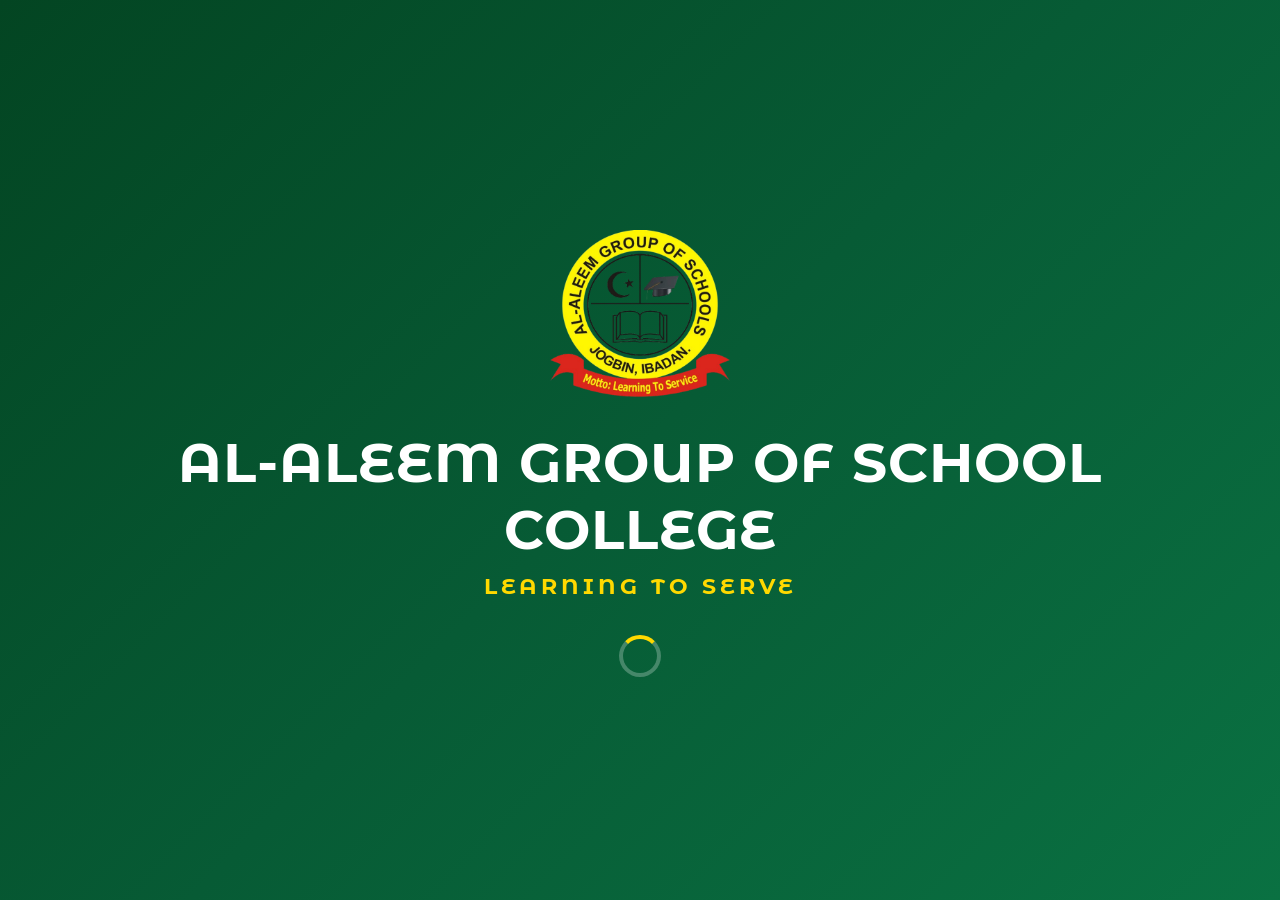
<file: index.html>
<!DOCTYPE html>
<html lang="en">

<head>
    <meta charset="UTF-8">

    <link rel="stylesheet"
        href="https://cdnjs.cloudflare.com/ajax/libs/font-awesome/6.7.2/css/all.min.css">

    <meta name="viewport" content="width=device-width, initial-scale=1.0">

    <title>Admin Login</title>

    <link rel="shortcut icon" href="favicon.ico" type="image/image/logo">

    <link rel="icon" href="/image/alaleem.jpg">

    <link rel="stylesheet" href="style.css">
</head>

<body>

    <!-- ================= SPLASH SCREEN ================= -->

    <div class="splash-screen" id="splashScreen">

        <div class="splash-content">

            <div class="splash-logo">

                <img src="image/al-aleem-image.png"
                    alt="Al-Aleem Model College Logo">

            </div>

            <h1>
                Al-Aleem Group of School College
            </h1>

            <p>
                Learning to Serve
            </p>

            <div class="loader"></div>

        </div>

    </div>


    <!-- ================= MAIN PAGE ================= -->

    <main class="main-page" id="mainPage">

        <div class="auth-container">


            <!-- ================= LEFT SIDE ================= -->

            <div class="welcome-section">

                <div class="welcome-content">

                    <img src="image/al-aleem-image.png"
                        alt="Al-Aleem Model College Logo"
                        class="school-logo">

                    <h1>
                        Al-Aleem<br>
                        Groupof school
                    </h1>

                    <p class="motto">
                        Learning to Serve
                    </p>

                    <p class="welcome-text">
                        Welcome to Al-Aleem group of school.
                        Login as an Admin to continue.
                    </p>

                </div>

            </div>


            <!-- ================= RIGHT SIDE / LOGIN ================= -->

            <div class="form-section">

                <div class="form-box">

                    <div class="form-title">

                        <h2>
                            Admin Login
                        </h2>

                        <p id="loginDescription">
                            Enter your email address to continue
                        </p>

                    </div>


                    <!-- ================= LOGIN FORM ================= -->

                    <form id="loginForm">

                        <div class="input-group">

                            <label for="loginEmail">
                                Email Address
                            </label>

                            <input
                                type="email"
                                id="loginEmail"
                                placeholder="Enter your email"
                                autocomplete="email"
                                required
                            >

                        </div>


                        <!-- ================= FIRST SEND CODE ================= -->

                        <button
                            type="button"
                            class="send-code-btn"
                            id="sendCodeBtn"
                        >
                            Send Code
                        </button>


                        <!-- ================= PASSWORD AREA ================= -->

                        <div class="password-area" id="passwordArea">

                            <div class="input-group">

                                <label for="loginPassword">
                                    Password
                                </label>

                                <div class="password-box">

                                    <input
                                        type="password"
                                        id="loginPassword"
                                        placeholder="Enter your password"
                                        autocomplete="current-password"
                                    >

                                    <button
                                        type="button"
                                        class="password-toggle"
                                        data-target="loginPassword"
                                    >

                                        <i class="fa-solid fa-eye-slash eye"></i>

                                    </button>

                                </div>

                            </div>


                            <!-- ================= RESEND FIRST CODE ================= -->

                            <div
                                class="resend-code-box"
                                id="resendCodeBox"
                            >

                                <p>
                                    Didn't write down the code?
                                </p>

                                <button
                                    type="button"
                                    id="resendCodeBtn"
                                >
                                    Resend Code
                                </button>

                            </div>


                            <!-- ================= LOGIN OPTIONS ================= -->

                            <div class="login-options">

                                <label class="remember-me">

                                    <input
                                        type="checkbox"
                                        id="rememberMe"
                                    >

                                    <span>
                                        Remember me
                                    </span>

                                </label>


                                <button
                                    type="button"
                                    class="forgot-password"
                                    id="forgotPasswordBtn"
                                >
                                    Forgot password?
                                </button>

                            </div>


                            <button
                                type="submit"
                                class="submit-btn login-btn"
                            >
                                Login
                            </button>

                        </div>

                    </form>

                </div>

            </div>

        </div>

    </main>


    <!-- ================= FORGOT PASSWORD OVERLAY ================= -->

    <div class="login-overlay" id="forgotPasswordOverlay">

        <div class="login-popover">

            <!-- CLOSE -->

            <button
                type="button"
                class="close-login"
                id="closeForgotPasswordBtn"
            >
                &times;
            </button>


            <!-- LOGO -->

            <div class="login-logo">

                <img
                    src="image/al-aleem_logo__2_-removebg-preview.png"
                    alt="Al-Aleem Model College Logo"
                >

            </div>


            <!-- TITLE -->

            <div class="login-title">

                <h2>
                    Forgot Password
                </h2>

                <p>
                    Enter your registered email to receive a new password code
                </p>

            </div>


            <!-- FORGOT PASSWORD FORM -->

            <form id="forgotPasswordForm">

                <div class="input-group">

                    <label for="forgotEmail">
                        Email Address
                    </label>

                    <input
                        type="email"
                        id="forgotEmail"
                        placeholder="Enter your registered email"
                        autocomplete="email"
                        required
                    >

                </div>


                <button
                    type="submit"
                    class="submit-btn"
                    id="forgotSendCodeBtn"
                >
                    Send New Code
                </button>

            </form>


            <!-- RESEND FORGOT PASSWORD CODE -->

            <div
                class="forgot-resend-box"
                id="forgotResendBox"
            >

                <p>
                    Didn't write down the new code?
                </p>

                <button
                    type="button"
                    id="forgotResendCodeBtn"
                >
                    Resend Code
                </button>

            </div>

        </div>

    </div>


    <!-- ================= MESSAGE / TOAST ================= -->

    <div class="message-box" id="messageBox">

        <div class="message-icon" id="messageIcon">
            ✓
        </div>

        <p id="messageText"></p>

    </div>


    <script src="script.js"></script>

</body>

</html>
</file>
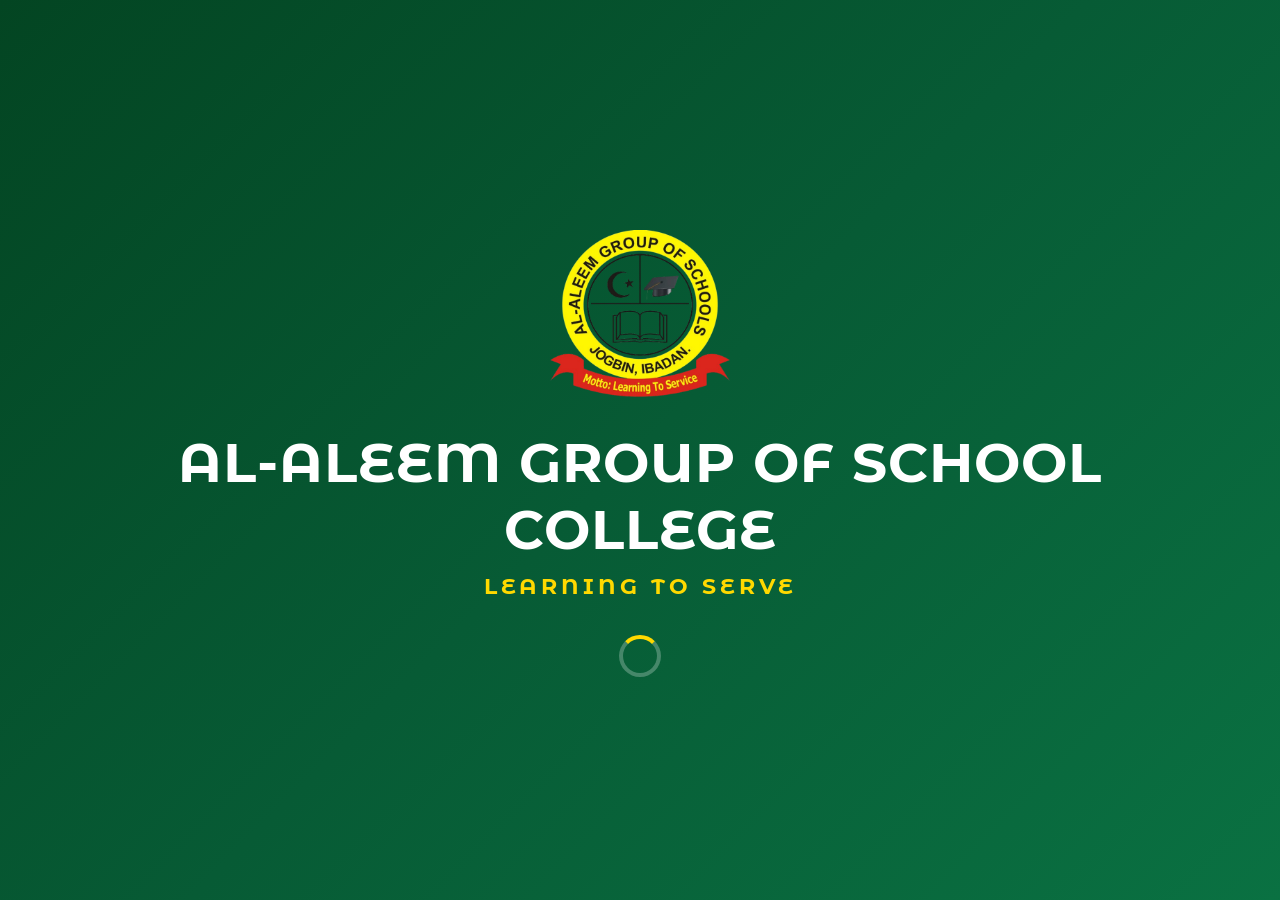
<file: aleem-dashboard/aleem.html>
<!DOCTYPE html>
<html lang="en">

<head>
    <meta charset="UTF-8">

    <link rel="stylesheet" href="https://cdnjs.cloudflare.com/ajax/libs/font-awesome/6.7.2/css/all.min.css">

    <meta name="viewport" content="width=device-width, initial-scale=1.0">

    <title>Al-Aleem Group of Schools</title>

    <link rel="shortcut icon" href="/image/al-aleem-icon.jpeg" type="image/jpeg">
    <link rel="icon" href="/image/alaleem.jpg">

    <link rel="stylesheet" href="aleem.css">
</head>

<body>

    <div class="al-aleem-dashboard-container">

        <!-- ================= SIDEBAR ================= -->

        <div class="side-bar">

            <div class="school-logo">

                <div class="logo-circle">
                    <img src="/image/al-aleem-image.png" alt="Al-Aleem Logo">
                </div>

                <h2>AL-ALEEM</h2>

                <p>GROUP OF SCHOOLS</p>

            </div>


            <div class="sidebar-menu">

                <a href="#" class="menu-item active" data-page="dashboard">
                    <i class="fa-solid fa-house"></i>
                    <span>Dashboard</span>
                </a>


                <a href="#" class="menu-item" data-page="teachers">
                    <i class="fa-solid fa-chalkboard-user"></i>
                    <span>Teachers</span>
                </a>


                <a href="#" class="menu-item" data-page="students">
                    <i class="fa-solid fa-user"></i>
                    <span>Students</span>
                </a>


                <a href="#" class="menu-item" data-page="courses">
                    <i class="fa-solid fa-book-open"></i>
                    <span>Courses</span>
                </a>


                <a href="#" class="menu-item" data-page="attendance">
                    <i class="fa-solid fa-calendar-check"></i>
                    <span>Attendance</span>
                </a>


                <a href="#" class="menu-item" data-page="results">
                    <i class="fa-solid fa-chart-column"></i>
                    <span>Results</span>
                </a>


                <a href="#" class="menu-item" data-page="messages">
                    <i class="fa-solid fa-message"></i>
                    <span>Messages</span>
                </a>


                <a href="#" class="menu-item" data-page="settings">
                    <i class="fa-solid fa-gear"></i>
                    <span>Settings</span>
                </a>

            </div>


            <div class="sidebar-bottom">

                <a href="#" class="menu-item logout" id="logoutBtn">
                    <i class="fa-solid fa-right-from-bracket"></i>
                    <span>Logout</span>
                </a>

            </div>

        </div>


        <!-- ================= HEADER ================= -->

        <div class="header">

            <div class="header-left">

                <button class="menu-toggle" id="menuToggle">
                    <i class="fa-solid fa-bars"></i>
                </button>


                <div>

                    <h3 id="headerTitle">Dashboard</h3>

                    <span>Admin Portal</span>

                </div>

            </div>


            <div class="header-right">

                <div class="search-box">

                    <i class="fa-solid fa-magnifying-glass"></i>

                    <input type="text" placeholder="Search anything...">

                </div>


                <button class="notification">

                    <i class="fa-regular fa-bell"></i>

                    <span>3</span>

                </button>


                <div class="admin-profile" id="adminProfile">

                    <div class="admin-avatar">

                        <img id="adminAvatarImage" src="" alt="Admin Profile" style="display: none;">

                        <i class="fa-solid fa-user" id="adminAvatarDefault">
                        </i>

                    </div>


                    <div class="admin-details">

                        <strong id="adminName">
                            Administrator
                        </strong>

                        <small id="adminRole">
                            Administrator
                        </small>

                    </div>


                    <i class="fa-solid fa-chevron-down profile-arrow"></i>

                </div>

            </div>

        </div>


        <!-- ================= MAIN CONTENT ================= -->

        <div class="main-content" id="mainContent">


            <!-- ================= DASHBOARD CONTENT ================= -->

            <section class="stats-container">

                <div class="stat-card student-stat-card" id="studentStatCard">

                    <div class="stat-icon blue">
                        <i class="fa-solid fa-user-graduate"></i>
                    </div>

                    <div class="stat-information">

                        <span>Total Students</span>

                        <h2>334</h2>

                        <small class="positive">

                            <i class="fa-solid fa-arrow-up"></i>

                            90% this term

                        </small>

                    </div>


                    <!-- STUDENT POPOVER -->
                    <div class="student-popover" id="studentPopover">

                        <div class="student-popover-header">

                            <h3>Students</h3>

                            <button type="button" id="closeStudentPopover">
                                <i class="fa-solid fa-xmark"></i>
                            </button>

                        </div>


                        <div class="student-school-list">

                            <div class="student-school">

                                <div class="student-school-icon">
                                    <i class="fa-solid fa-school"></i>
                                </div>

                                <div class="student-school-info">
                                    <span>Primary School</span>
                                    <strong>198</strong>
                                </div>

                            </div>


                            <div class="student-school">

                                <div class="student-school-icon">
                                    <i class="fa-solid fa-building-columns"></i>
                                </div>

                                <div class="student-school-info">
                                    <span>Secondary School</span>
                                    <strong>141</strong>
                                </div>

                            </div>

                        </div>

                    </div>

                </div>


                <div class="stat-card teacher-stat-card" id="teacherStatCard">

                    <div class="stat-icon green">
                        <i class="fa-solid fa-chalkboard-user"></i>
                    </div>

                    <div class="stat-information">

                        <span>Total Teachers</span>

                        <h2>28</h2>

                        <small class="positive">

                            <i class="fa-solid fa-arrow-up"></i>

                            4 new this term

                        </small>

                    </div>


                    <!-- TEACHER POPOVER -->
                    <div class="teacher-popover" id="teacherPopover">

                        <div class="teacher-popover-header">

                            <h3>Teachers</h3>

                            <button type="button" id="closeTeacherPopover">
                                <i class="fa-solid fa-xmark"></i>
                            </button>

                        </div>


                        <div class="teacher-school-list">

                            <!-- PRIMARY SCHOOL -->
                            <div class="teacher-school">

                                <div class="teacher-school-icon">
                                    <i class="fa-solid fa-school"></i>
                                </div>

                                <div class="teacher-school-info">
                                    <span>Primary School</span>
                                    <strong>15</strong>
                                </div>

                            </div>


                            <!-- SECONDARY SCHOOL -->
                            <div class="teacher-school">

                                <div class="teacher-school-icon">
                                    <i class="fa-solid fa-building-columns"></i>
                                </div>

                                <div class="teacher-school-info">
                                    <span>Secondary School</span>
                                    <strong>13</strong>
                                </div>

                            </div>

                        </div>

                    </div>

                </div>


                <div class="stat-card course-stat-card" id="courseStatCard">

                    <div class="stat-icon purple">
                        <i class="fa-solid fa-book-open"></i>
                    </div>

                    <div class="stat-information">

                        <span>Total Courses</span>

                        <h2>49</h2>

                        <small class="purple-text">
                            Active courses
                        </small>

                    </div>


                    <!-- COURSE POPOVER -->
                    <div class="course-popover" id="coursePopover">

                        <div class="course-popover-header">

                            <h3>Courses</h3>

                            <button type="button" id="closeCoursePopover">
                                <i class="fa-solid fa-xmark"></i>
                            </button>

                        </div>


                        <div class="course-school-list">


                            <!-- ==============================
                 PRIMARY SCHOOL
            =============================== -->

                            <div class="course-school course-school-main">

                                <div class="course-school-icon">
                                    <i class="fa-solid fa-school"></i>
                                </div>

                                <div class="course-school-info">
                                    <span>Primary School</span>
                                    <strong>26</strong>
                                </div>

                            </div>


                            <!-- PRIMARY BREAKDOWN -->

                            <div class="course-breakdown">

                                <div class="course-breakdown-item">

                                    <span>Nursery</span>

                                    <strong>13</strong>

                                </div>


                                <div class="course-breakdown-item">

                                    <span>Primary 1 - 5</span>

                                    <strong>12</strong>

                                </div>

                            </div>



                            <!-- ==============================
                 SECONDARY SCHOOL
            =============================== -->

                            <div class="course-school course-school-main">

                                <div class="course-school-icon">
                                    <i class="fa-solid fa-building-columns"></i>
                                </div>

                                <div class="course-school-info">
                                    <span>Secondary School</span>
                                    <strong>24</strong>
                                </div>

                            </div>


                            <!-- SECONDARY BREAKDOWN -->

                            <div class="course-breakdown">

                                <div class="course-breakdown-item">

                                    <span>JSS 1 - 3</span>

                                    <strong>12</strong>

                                </div>


                                <div class="course-breakdown-item">

                                    <span>SSS 1 - 3</span>

                                    <strong>12</strong>

                                </div>

                            </div>


                        </div>

                    </div>

                </div>


                <div class="stat-card">

                    <div class="stat-icon orange">
                        <i class="fa-solid fa-clipboard-check"></i>
                    </div>

                    <div class="stat-information">

                        <span>Examinations</span>

                        <h2>0</h2>

                        <small class="orange-text">
                            This term
                        </small>

                    </div>

                </div>


                <div class="stat-card">

                    <div class="stat-icon red">
                        <i class="fa-solid fa-calendar-check"></i>
                    </div>

                    <div class="stat-information">

                        <span>Attendance</span>

                        <h2>92%</h2>

                        <small class="positive">

                            <i class="fa-solid fa-arrow-up"></i>

                            30.5% this month

                        </small>

                    </div>

                </div>

            </section>


            <!-- ================= FIRST CONTENT ROW ================= -->

            <section class="content-grid">


                <!-- RECENT RESULTS -->

                <div class="dashboard-card results-card">

                    <div class="card-heading">

                        <div>

                            <h3>Last Term Results</h3>

                        </div>

                        <a href="#" data-page-link="results">
                            View All Results
                        </a>

                    </div>


                    <div class="table-wrapper">

                        <table>

                            <thead>

                                <tr>

                                    <th>Student</th>

                                    <th>Class</th>

                                    <th>Subject</th>

                                    <th>Score</th>

                                    <th>Grade</th>

                                </tr>

                            </thead>


                            <tbody>

                                <tr>

                                    <td>

                                        <div class="student-name">

                                            <div class="mini-avatar">
                                                AM
                                            </div>

                                            <span>
                                                Abdul Malik
                                            </span>

                                        </div>

                                    </td>

                                    <td>SS 3</td>

                                    <td>Mathematics</td>

                                    <td>72/100</td>

                                    <td>
                                        <span class="grade excellent">
                                            A
                                        </span>
                                    </td>

                                </tr>


                                <tr>

                                    <td>

                                        <div class="student-name">

                                            <div class="mini-avatar">
                                                FA
                                            </div>

                                            <span>
                                                Fatima Ahmed
                                            </span>

                                        </div>

                                    </td>

                                    <td>SS 2</td>

                                    <td>English</td>

                                    <td>78/100</td>

                                    <td>
                                        <span class="grade good">
                                            A
                                        </span>
                                    </td>

                                </tr>


                                <tr>

                                    <td>

                                        <div class="student-name">

                                            <div class="mini-avatar">
                                                YA
                                            </div>

                                            <span>
                                                Yusuf Abdullahi
                                            </span>

                                        </div>

                                    </td>

                                    <td>JSS 3</td>

                                    <td>Basic Science</td>

                                    <td>64/100</td>

                                    <td>
                                        <span class="grade good">
                                            A
                                        </span>
                                    </td>

                                </tr>


                                <tr>

                                    <td>

                                        <div class="student-name">

                                            <div class="mini-avatar">
                                                SA
                                            </div>

                                            <span>
                                                Sadiq Ahmed
                                            </span>

                                        </div>

                                    </td>

                                    <td>SS 1</td>

                                    <td>Physics</td>

                                    <td>79/100</td>

                                    <td>
                                        <span class="grade good">
                                            B+
                                        </span>
                                    </td>

                                </tr>


                                <tr>

                                    <td>

                                        <div class="student-name">

                                            <div class="mini-avatar">
                                                ZA
                                            </div>

                                            <span>
                                                Zainab Ali
                                            </span>

                                        </div>

                                    </td>

                                    <td>JSS 2</td>

                                    <td>Computer Studies</td>

                                    <td>81/100</td>

                                    <td>
                                        <span class="grade excellent">
                                            A+
                                        </span>
                                    </td>

                                </tr>

                            </tbody>

                        </table>

                    </div>

                </div>


                <!-- NOTICE BOARD -->

                <div class="dashboard-card notice-card">

                    <div class="card-heading">

                        <div>

                            <h3>Notice Board</h3>

                            <p>Latest announcements</p>

                        </div>

                        <a href="#">
                            View All
                        </a>

                    </div>


                    <div class="notice-list">


                        <div class="notice-item">

                            <div class="notice-icon blue-notice">

                                <i class="fa-solid fa-bullhorn"></i>

                            </div>


                            <div>

                                <h4>
                                    End of Term Examination
                                </h4>

                                <p>
                                    The examination timetable has been released.
                                </p>

                                <small>
                                    15 May 2024
                                </small>

                            </div>

                        </div>


                        <div class="notice-item">

                            <div class="notice-icon red-notice">

                                <i class="fa-solid fa-circle-exclamation"></i>

                            </div>


                            <div>

                                <h4>
                                    Result Submission Deadline
                                </h4>

                                <p>
                                    Teachers should submit all results before Friday.
                                </p>

                                <small>
                                    12 May 2024
                                </small>

                            </div>

                        </div>


                        <div class="notice-item">

                            <div class="notice-icon orange-notice">

                                <i class="fa-solid fa-calendar-check"></i>

                            </div>


                            <div>

                                <h4>
                                    Parent-Teacher Meeting
                                </h4>

                                <p>
                                    PTA meeting scheduled for all classes.
                                </p>

                                <small>
                                    10 May 2024
                                </small>

                            </div>

                        </div>

                    </div>

                </div>

            </section>


            <!-- ================= SECOND CONTENT ROW ================= -->

            <section class="bottom-grid">


    <!-- ACADEMIC CALENDAR -->

    <div class="dashboard-card calendar-card">

        <div class="card-heading">

            <div>

                <h3>
                    Academic Calendar
                </h3>

                <p>
                    May 2024
                </p>

            </div>

            <a href="#">
                View Calendar
            </a>

        </div>


        <div class="calendar">


            <div class="calendar-header">

                <button id="previousMonth">

                    <i class="fa-solid fa-chevron-left"></i>

                </button>


                <strong id="calendarMonth">
                    May 2024
                </strong>


                <button id="nextMonth">

                    <i class="fa-solid fa-chevron-right"></i>

                </button>

            </div>


            <div class="calendar-days">

                <span>Mon</span>
                <span>Tue</span>
                <span>Wed</span>
                <span>Thu</span>
                <span>Fri</span>
                <span>Sat</span>
                <span>Sun</span>

            </div>


            <!-- JAVASCRIPT WILL AUTOMATICALLY ADD THE DATES HERE -->

            <div class="calendar-dates">

            </div>


        </div>

    </div>


    <!-- PERFORMANCE OVERVIEW -->

    <div class="dashboard-card performance-card">

        <div class="card-heading">

            <div>

                <h3>
                    Performance Overview
                </h3>

                <p>
                    Overall school performance
                </p>

            </div>

            <a href="#">
                View Details
            </a>

        </div>


        <div class="performance-content">


            <div class="donut-chart">

                <div class="donut-inner">

                    <strong>
                        84%
                    </strong>

                    <span>
                        Overall<br>
                        Performance
                    </span>

                </div>

            </div>


            <div class="performance-list">


                <div>

                    <span class="performance-dot excellent-dot"></span>

                    <p>
                        Excellent
                    </p>

                    <strong>
                        60%
                    </strong>

                </div>


                <div>

                    <span class="performance-dot good-dot"></span>

                    <p>
                        Good
                    </p>

                    <strong>
                        20%
                    </strong>

                </div>


                <div>

                    <span class="performance-dot average-dot"></span>

                    <p>
                        Average
                    </p>

                    <strong>
                        12%
                    </strong>

                </div>


                <div>

                    <span class="performance-dot poor-dot"></span>

                    <p>
                        Needs Improvement
                    </p>

                    <strong>
                        8%
                    </strong>

                </div>

            </div>

        </div>

    </div>

</section>


            <!-- ================= FOOTER ================= -->

            <footer>

                <hr>

                <span>
                    © 2026 Al-Aleem Group of Schools. Learning To Serve.
                </span>

            </footer>

        </div>

    </div>


    <script src="aleem.js"></script>

</body>

</html>
</file>
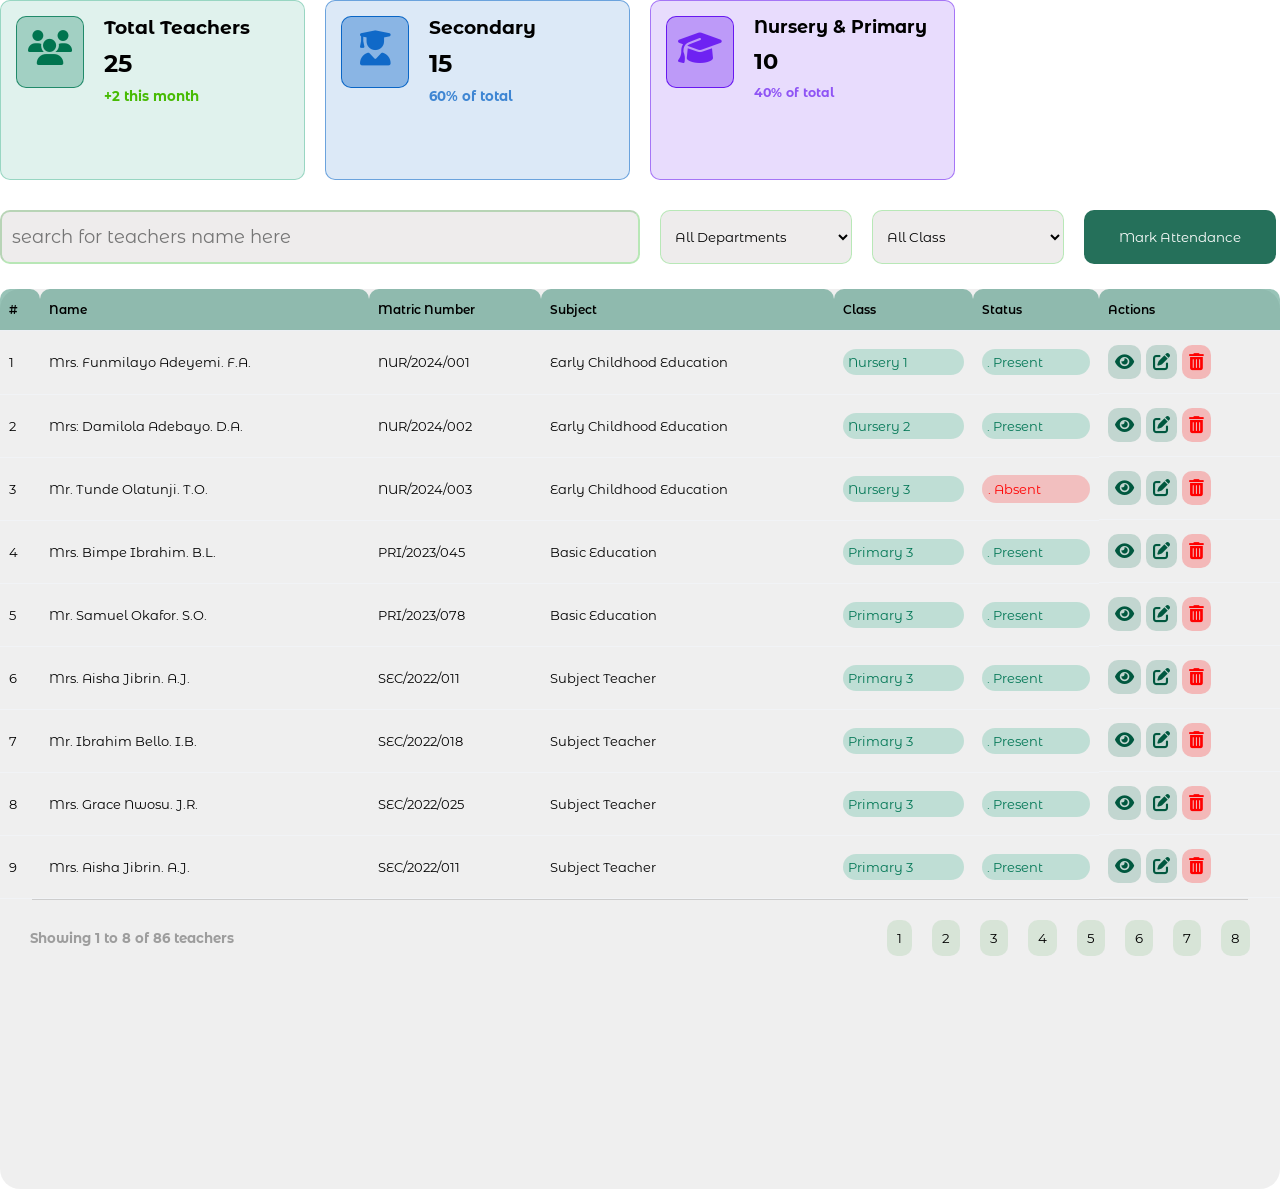
<file: aleem-dashboard/attendance.html>
<!DOCTYPE html>
<html lang="en">

<head>
    <meta charset="UTF-8">

    <link rel="stylesheet" href="https://cdnjs.cloudflare.com/ajax/libs/font-awesome/6.7.2/css/all.min.css">

    <meta name="viewport" content="width=device-width, initial-scale=1.0">

    <title>Al-Aleem Group of Schools</title>

    <link rel="shortcut icon" href="/image/al-aleem-icon.jpeg" type="image/jpeg">
    <link rel="icon" href="/image/alaleem.jpg">

    <link rel="stylesheet" href="aleem.css">
</head>

<body>

    <!-- <div class="school">

        <div class="school1">

            <i class="fa-solid fa-user"></i>
            <h4>Nursery</h4>

        </div>


        <div class="school2">

            <i class="fa-solid fa-user"></i>
            <h4>Primary</h4>

        </div>


        <div class="school3">

            <i class="fa-solid fa-graduation-cap"></i>
            <h4>Secondary</h4>
        </div>

    </div> -->

    <div class="div-teacher">

        <div class="total-teacher">
            <div class="icon1">
                <i class="fa-solid fa-users"></i>

            </div>
            <div class="teacher-text1">
                <h3>Total Teachers</h3>
                <h2>25</h2>
                <h5>+2 this month</h5>
            </div>

        </div>


        <div class="male-teacher">

            <div class="icon2">
                <i class="fa-solid fa-user-graduate"></i>

            </div>
            <div class="male-teacher-text1">
                <h3>Secondary</h3>
                <h2>15</h2>
                <h5>60% of total</h5>
            </div>



        </div>


        <div class="female-teacher">

            <div class="icon3">
                <i class="fa-solid fa-graduation-cap"></i>

            </div>
            <div class="female-teacher-text1">
                <h3>Nursery & Primary</h3>
                <h2>10</h2>
                <h5>40% of total</h5>
            </div>


        </div>



    </div>


    <div class="inputs">

        <input type="search" placeholder="search for teachers name here">

        <select name="" id="select1">

            <option value="">All Departments</option>

        </select>

        <select name="" id="select2">

            <option value="">All Class</option>

        </select>

        <button>Mark Attendance</button>

    </div>


    <div class="attendance">

        <table>

            <tr>

                <th>#</th>
                <th>Name</th>
                <th>Matric Number</th>
                <th>Subject</th>
                <th>Class</th>
                <th>Status</th>
                <th>Actions</th>

            </tr>


            <tr>

                <td>1</td>
                <td>Mrs. Funmilayo Adeyemi. F.A. </td>
                <td>NUR/2024/001</td>
                <td>Early Childhood Education</td>
                <td class="td1">
                    <div class="td1-text1">Nursery 1</div>
                </td>
                <td class="td1">
                    <div class="td1-text1">. Present</div>
                </td>

                <td class="td3">

                    <div class="icons1"><i class="fa-solid fa-eye"></i></div>
                    <div class="icons2"><i class="fa-solid fa-pen-to-square"></i></div>
                    <div class="icons3"><i class="fa-solid fa-trash-can"></i></div>


                </td>

            </tr>


            <tr>

                <td>2</td>
                <td>Mrs: Damilola Adebayo. D.A. </td>
                <td>NUR/2024/002</td>
                <td>Early Childhood Education</td>
                <td class="td1">
                    <div class="td1-text1">Nursery 2</div>
                </td>
                <td class="td1">
                    <div class="td1-text1">. Present</div>
                </td>

                <td class="td3">

                    <div class="icons1"><i class="fa-solid fa-eye"></i></div>
                    <div class="icons2"><i class="fa-solid fa-pen-to-square"></i></div>
                    <div class="icons3"><i class="fa-solid fa-trash-can"></i></div>


                </td>

            </tr>


            <tr>

                <td>3</td>
                <td>Mr. Tunde Olatunji. T.O. </td>
                <td>NUR/2024/003</td>
                <td>Early Childhood Education</td>
                <td class="td1">
                    <div class="td1-text1">Nursery 3</div>
                </td>
                <td class="td1">
                    <div class="td1-text4">. Absent</div>
                </td>

                <td class="td3">

                    <div class="icons1"><i class="fa-solid fa-eye"></i></div>
                    <div class="icons2"><i class="fa-solid fa-pen-to-square"></i></div>
                    <div class="icons3"><i class="fa-solid fa-trash-can"></i></div>


                </td>

            </tr>

            <tr>

                <td>4</td>
                <td>Mrs. Bimpe Ibrahim. B.L. </td>
                <td>PRI/2023/045</td>
                <td>Basic Education</td>
                <td class="td1">
                    <div class="td1-text1">Primary 3</div>
                </td>
                <td class="td1">
                    <div class="td1-text1">. Present</div>
                </td>

                <td class="td3">

                    <div class="icons1"><i class="fa-solid fa-eye"></i></div>
                    <div class="icons2"><i class="fa-solid fa-pen-to-square"></i></div>
                    <div class="icons3"><i class="fa-solid fa-trash-can"></i></div>


                </td>

            </tr>



            <tr>

                <td>5</td>
                <td>Mr. Samuel Okafor. S.O. </td>
                <td>PRI/2023/078</td>
                <td>Basic Education</td>
                <td class="td1">
                    <div class="td1-text1">Primary 3</div>
                </td>
                <td class="td1">
                    <div class="td1-text1">. Present</div>
                </td>

                <td class="td3">

                    <div class="icons1"><i class="fa-solid fa-eye"></i></div>
                    <div class="icons2"><i class="fa-solid fa-pen-to-square"></i></div>
                    <div class="icons3"><i class="fa-solid fa-trash-can"></i></div>


                </td>


            </tr>



            <tr>

                <td>6</td>
                <td>Mrs. Aisha Jibrin. A.J.</td>
                <td>SEC/2022/011</td>
                <td>Subject Teacher</td>
                <td class="td1">
                    <div class="td1-text1">Primary 3</div>
                </td>
                <td class="td1">
                    <div class="td1-text1">. Present</div>
                </td>

                <td class="td3">

                    <div class="icons1"><i class="fa-solid fa-eye"></i></div>
                    <div class="icons2"><i class="fa-solid fa-pen-to-square"></i></div>
                    <div class="icons3"><i class="fa-solid fa-trash-can"></i></div>


                </td>

            </tr>


             <tr>

                <td>7</td>
                <td>Mr. Ibrahim Bello. I.B. </td>
                <td>SEC/2022/018</td>
                <td>Subject Teacher</td>
                <td class="td1">
                    <div class="td1-text1">Primary 3</div>
                </td>
                <td class="td1">
                    <div class="td1-text1">. Present</div>
                </td>

                <td class="td3">

                    <div class="icons1"><i class="fa-solid fa-eye"></i></div>
                    <div class="icons2"><i class="fa-solid fa-pen-to-square"></i></div>
                    <div class="icons3"><i class="fa-solid fa-trash-can"></i></div>


                </td>

            </tr>

             <tr>

                <td>8</td>
                <td>Mrs. Grace Nwosu. J.R. </td>
                <td>SEC/2022/025</td>
                <td>Subject Teacher</td>
                <td class="td1">
                    <div class="td1-text1">Primary 3</div>
                </td>
                <td class="td1">
                    <div class="td1-text1">. Present</div>
                </td>

                <td class="td3">

                    <div class="icons1"><i class="fa-solid fa-eye"></i></div>
                    <div class="icons2"><i class="fa-solid fa-pen-to-square"></i></div>
                    <div class="icons3"><i class="fa-solid fa-trash-can"></i></div>


                </td>

            </tr>

             <tr>

                <td>9</td>
                <td>Mrs. Aisha Jibrin. A.J.</td>
                <td>SEC/2022/011</td>
                <td>Subject Teacher</td>
                <td class="td1">
                    <div class="td1-text1">Primary 3</div>
                </td>
                <td class="td1">
                    <div class="td1-text1">. Present</div>
                </td>

                <td class="td3">

                    <div class="icons1"><i class="fa-solid fa-eye"></i></div>
                    <div class="icons2"><i class="fa-solid fa-pen-to-square"></i></div>
                    <div class="icons3"><i class="fa-solid fa-trash-can"></i></div>


                </td>

            </tr>




        </table>

                <div class="line1"></div>

        <div class="text-navigation">

            <h5>Showing 1 to 8 of 86 teachers</h5>

            <div class="button-navigation">

                <button class="button-1">1</button>
                <button class="button-1">2</button>
                <button class="button-1">3</button>
                <button class="button-1">4</button>
                <button class="button-1">5</button>
                <button class="button-1">6</button>
                <button class="button-1">7</button>
                <button class="button-1">8</button>


            </div>

        </div>




    </div>




</body>

</html>
</file>
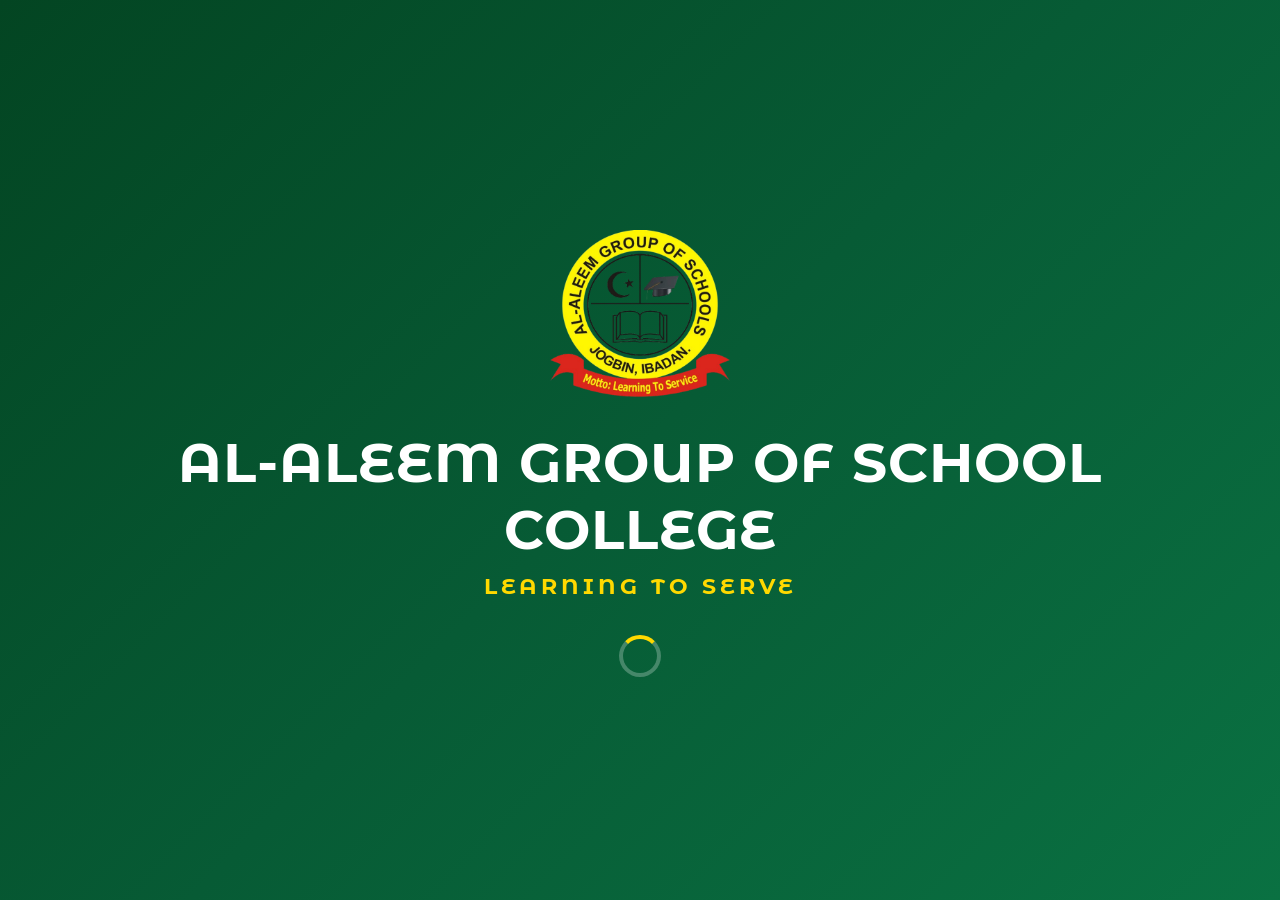
<file: aleem-dashboard/courses.html>
<!DOCTYPE html>
<html lang="en">

<head>
    <meta charset="UTF-8">

    <link rel="stylesheet" href="https://cdnjs.cloudflare.com/ajax/libs/font-awesome/6.7.2/css/all.min.css">

    <meta name="viewport" content="width=device-width, initial-scale=1.0">

    <title>Al-Aleem Group of Schools</title>

    <link rel="shortcut icon" href="/image/al-aleem-icon.jpeg" type="image/jpeg">
    <link rel="icon" href="/image/alaleem.jpg">

    <link rel="stylesheet" href="aleem.css">
</head>

<body>



<div class="primary-course-section">

    <div class="course-section-title">
        <h2>Primary School Courses</h2>
    </div>


    <div class="primary-course-grid">


        <!-- ================= NURSERY ================= -->

        <div class="course-class-card">

            <div class="course-class-header">

                <i class="fa-solid fa-graduation-cap"></i>

                <h2>Nursery 1-2</h2>

            </div>


            <div class="course-subjects">

                <span>English Language</span>

                <span>Number Work</span>

                <span>Letter Work</span>

                <span>Basic Science</span>

                <span>Social Habits</span>

                <span>Health Habits</span>

                <span>Creative Arts</span>

                <span>Religious Studies</span>

                <span>Rhymes</span>

                <span>Handwriting</span>

                <span>Phonics</span>

                <span>Physical Education</span>

                <span>Computer Studies</span>

            </div>

        </div>



        <!-- ================= PRIMARY 1 ================= -->

        <div class="course-class-card">

            <div class="course-class-header">

                <i class="fa-solid fa-graduation-cap"></i>

                <h2>Primary 1</h2>

            </div>


            <div class="course-subjects">

                <span>Mathematics</span>

                <span>English Language</span>

                <span>Basic Science</span>

                <span>Basic Technology</span>

                <span>Social Studies</span>

                <span>Civic Education</span>

                <span>Religious Studies</span>

                <span>Physical & Health Education</span>

                <span>Cultural & Creative Arts</span>

                <span>Computer Studies</span>

                <span>Agricultural Science</span>

                <span>Home Economics</span>

                <span>French</span>

            </div>

        </div>



        <!-- ================= PRIMARY 2 ================= -->

        <div class="course-class-card">

            <div class="course-class-header">

                <i class="fa-solid fa-graduation-cap"></i>

                <h2>Primary 2</h2>

            </div>


            <div class="course-subjects">

                <span>Mathematics</span>

                <span>English Language</span>

                <span>Basic Science</span>

                <span>Basic Technology</span>

                <span>Social Studies</span>

                <span>Civic Education</span>

                <span>Religious Studies</span>

                <span>Physical & Health Education</span>

                <span>Cultural & Creative Arts</span>

                <span>Computer Studies</span>

                <span>Agricultural Science</span>

                <span>Home Economics</span>

                <span>French</span>

            </div>

        </div>



        <!-- ================= PRIMARY 3 ================= -->

        <div class="course-class-card">

            <div class="course-class-header">

                <i class="fa-solid fa-graduation-cap"></i>

                <h2>Primary 3</h2>

            </div>


            <div class="course-subjects">

                <span>Mathematics</span>

                <span>English Language</span>

                <span>Basic Science</span>

                <span>Basic Technology</span>

                <span>Social Studies</span>

                <span>Civic Education</span>

                <span>Religious Studies</span>

                <span>Physical & Health Education</span>

                <span>Cultural & Creative Arts</span>

                <span>Computer Studies</span>

                <span>Agricultural Science</span>

                <span>Home Economics</span>

                <span>French</span>

            </div>

        </div>



        <!-- ================= PRIMARY 4 ================= -->

        <div class="course-class-card">

            <div class="course-class-header">

                <i class="fa-solid fa-graduation-cap"></i>

                <h2>Primary 4</h2>

            </div>


            <div class="course-subjects">

                <span>Mathematics</span>

                <span>English Language</span>

                <span>Basic Science</span>

                <span>Basic Technology</span>

                <span>Social Studies</span>

                <span>Civic Education</span>

                <span>Religious Studies</span>

                <span>Physical & Health Education</span>

                <span>Cultural & Creative Arts</span>

                <span>Computer Studies</span>

                <span>Agricultural Science</span>

                <span>Home Economics</span>

                <span>French</span>

            </div>

        </div>



        <!-- ================= PRIMARY 5 ================= -->

        <div class="course-class-card">

            <div class="course-class-header">

                <i class="fa-solid fa-graduation-cap"></i>

                <h2>Primary 5</h2>

            </div>


            <div class="course-subjects">

                <span>Mathematics</span>

                <span>English Language</span>

                <span>Basic Science</span>

                <span>Basic Technology</span>

                <span>Social Studies</span>

                <span>Civic Education</span>

                <span>Religious Studies</span>

                <span>Physical & Health Education</span>

                <span>Cultural & Creative Arts</span>

                <span>Computer Studies</span>

                <span>Agricultural Science</span>

                <span>Home Economics</span>

                <span>French</span>

            </div>

        </div>


    </div>

</div>






    <div class="courses-div">

        <h2 style="color: rgb(11, 95, 36);">Secondary Courses</h2>

        <div class="jss1-courses">

            <div class="title">
                <i class="fa-solid fa-graduation-cap"></i>
                <h1>JSS1</h1>
            </div>

            <div class="subject">

                <ul>
                    <li>Mathematics</li>
                    <li>English Laguage</li>
                    <li>Basic Science</li>
                    <li>Basic Technology</li>
                    <li>Social Studies</li>
                    <li>Civic Education</li>
                    <li>Computer Studies</li>
                    <li>Business Studies</li>

                </ul>

                <ul>
                    <li>Relgious Studies</li>
                    <li>Physical & Health Education</li>
                    <li>Agricultural Science</li>
                    <li>Cultural & Creative Arts</li>
                </ul>


            </div>


        </div>


        <div class="jss2-courses">

            <div class="title">
                <i class="fa-solid fa-graduation-cap"></i>
                <h1>JSS2</h1>
            </div>

            <div class="subject">

                <ul>
                    <li>Mathematics</li>
                    <li>English Laguage</li>
                    <li>Basic Science</li>
                    <li>Basic Technology</li>
                    <li>Social Studies</li>
                    <li>Civic Education</li>
                    <li>Computer Studies</li>
                    <li>Business Studies</li>

                </ul>

                <ul>
                    <li>Relgious Studies</li>
                    <li>Physical & Health Education</li>
                    <li>Agricultural Science</li>
                    <li>Cultural & Creative Arts</li>
                </ul>


            </div>


        </div>


        <div class="jss3-courses">

            <div class="title">
                <i class="fa-solid fa-graduation-cap"></i>
                <h1>JSS3</h1>
            </div>

            <div class="subject">

                <ul>
                    <li>Mathematics</li>
                    <li>English Laguage</li>
                    <li>Basic Science</li>
                    <li>Basic Technology</li>
                    <li>Social Studies</li>
                    <li>Civic Education</li>
                    <li>Computer Studies</li>
                    <li>Business Studies</li>

                </ul>

                <ul>
                    <li>Relgious Studies</li>
                    <li>Physical & Health Education</li>
                    <li>Agricultural Science</li>
                    <li>Cultural & Creative Arts</li>
                </ul>


            </div>


        </div>


        <div class="sss1-courses">

            <div class="title">
                <i class="fa-solid fa-graduation-cap"></i>
                <h1>SSS1</h1>
            </div>

            <div class="subject">

                <ul>
                    <li>Mathematics</li>
                    <li>English Laguage</li>
                    <li>Civic Education</li>
                    <li>Physics</li>
                    <li>Chemistry</li>
                    <li>Biology</li>
                    <li>Economics</li>
                    <li>Government</li>

                </ul>

                <ul>
                    <li>Literature in English</li>
                    <li>Accounting</li>
                    <li>Commerce</li>
                    <li>Agricultural Science</li>
                </ul>


            </div>


        </div>


        <div class="sss2-courses">

            <div class="title">
                <i class="fa-solid fa-graduation-cap"></i>
                <h1>SSS2</h1>
            </div>

            <div class="subject">

                
                <ul>
                    <li>Mathematics</li>
                    <li>English Laguage</li>
                    <li>Civic Education</li>
                    <li>Physics</li>
                    <li>Chemistry</li>
                    <li>Biology</li>
                    <li>Economics</li>
                    <li>Government</li>

                </ul>

                <ul>
                    <li>Literature in English</li>
                    <li>Accounting</li>
                    <li>Commerce</li>
                    <li>Agricultural Science</li>
                </ul>


            </div>


        </div>


        <div class="sss3-courses">

            <div class="title">
                <i class="fa-solid fa-graduation-cap"></i>
                <h1>SSS3</h1>
            </div>

            <div class="subject">

                
                <ul>
                    <li>Mathematics</li>
                    <li>English Laguage</li>
                    <li>Civic Education</li>
                    <li>Physics</li>
                    <li>Chemistry</li>
                    <li>Biology</li>
                    <li>Economics</li>
                    <li>Government</li>

                </ul>

                <ul>
                    <li>Literature in English</li>
                    <li>Accounting</li>
                    <li>Commerce</li>
                    <li>Agricultural Science</li>
                </ul>


            </div>


        </div>


    </div>




    <script src="aleem.js"></script>

</body>

</html>
</file>
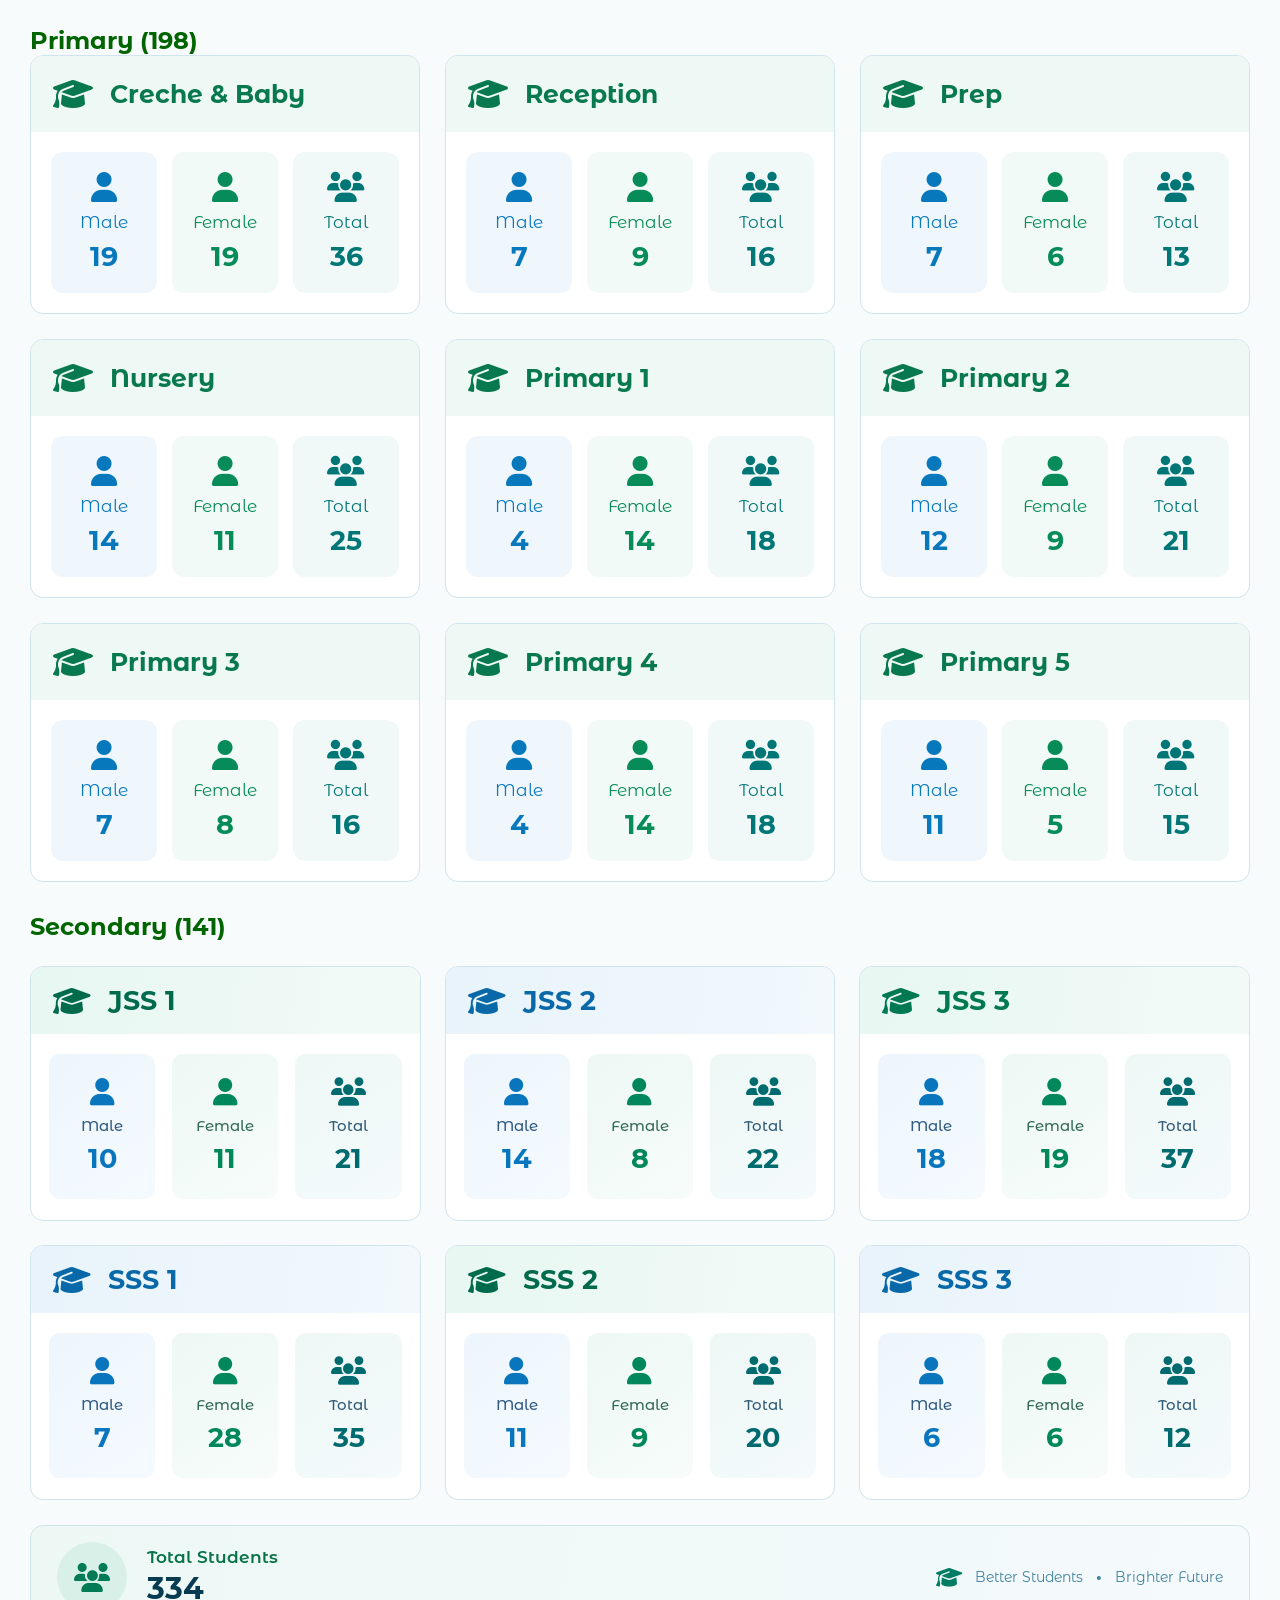
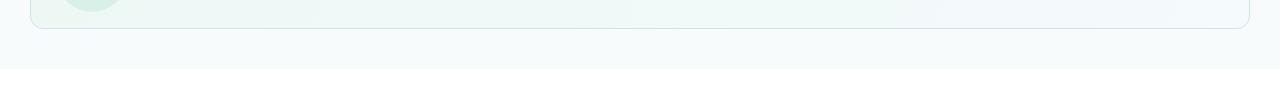
<file: aleem-dashboard/students.html>
<!DOCTYPE html>
<html lang="en">

<head>
    <meta charset="UTF-8">

    <link rel="stylesheet" href="https://cdnjs.cloudflare.com/ajax/libs/font-awesome/6.7.2/css/all.min.css">

    <meta name="viewport" content="width=device-width, initial-scale=1.0">

    <title>Al-Aleem Group of Schools</title>

    <link rel="shortcut icon" href="/image/al-aleem-icon.jpeg" type="image/jpeg">
    <link rel="icon" href="/image/alaleem.jpg">

    <link rel="stylesheet" href="aleem.css">
</head>


<main class="students-main-content">

<h2 style="color: darkgreen; padding-top: 30px;">Primary (198) </h2>

    <div class="student-classes">

    <!-- CRECHE & BABY -->
    <div class="class-card">

        <div class="class-title">
            <i class="fa-solid fa-graduation-cap"></i>
            <h2>Creche & Baby</h2>
        </div>

        <div class="student-details">

            <div class="student-box male">
                <i class="fa-solid fa-user"></i>
                <p>Male</p>
                <h2>19</h2>
            </div>

            <div class="student-box female">
                <i class="fa-solid fa-user"></i>
                <p>Female</p>
                <h2>19</h2>
            </div>

            <div class="student-box total">
                <i class="fa-solid fa-users"></i>
                <p>Total</p>
                <h2>36</h2>
            </div>

        </div>

    </div>


    <!-- RECEPTION -->
    <div class="class-card">

        <div class="class-title">
            <i class="fa-solid fa-graduation-cap"></i>
            <h2>Reception</h2>
        </div>

        <div class="student-details">

            <div class="student-box male">
                <i class="fa-solid fa-user"></i>
                <p>Male</p>
                <h2>7</h2>
            </div>

            <div class="student-box female">
                <i class="fa-solid fa-user"></i>
                <p>Female</p>
                <h2>9</h2>
            </div>

            <div class="student-box total">
                <i class="fa-solid fa-users"></i>
                <p>Total</p>
                <h2>16</h2>
            </div>

        </div>

    </div>


    <!-- PREP -->
    <div class="class-card">

        <div class="class-title">
            <i class="fa-solid fa-graduation-cap"></i>
            <h2>Prep</h2>
        </div>

        <div class="student-details">

            <div class="student-box male">
                <i class="fa-solid fa-user"></i>
                <p>Male</p>
                <h2>7</h2>
            </div>

            <div class="student-box female">
                <i class="fa-solid fa-user"></i>
                <p>Female</p>
                <h2>6</h2>
            </div>

            <div class="student-box total">
                <i class="fa-solid fa-users"></i>
                <p>Total</p>
                <h2>13</h2>
            </div>

        </div>

    </div>


    <!-- NURSERY -->
    <div class="class-card">

        <div class="class-title">
            <i class="fa-solid fa-graduation-cap"></i>
            <h2>Nursery</h2>
        </div>

        <div class="student-details">

            <div class="student-box male">
                <i class="fa-solid fa-user"></i>
                <p>Male</p>
                <h2>14</h2>
            </div>

            <div class="student-box female">
                <i class="fa-solid fa-user"></i>
                <p>Female</p>
                <h2>11</h2>
            </div>

            <div class="student-box total">
                <i class="fa-solid fa-users"></i>
                <p>Total</p>
                <h2>25</h2>
            </div>

        </div>

    </div>


    <!-- PRIMARY 1 -->
    <div class="class-card">

        <div class="class-title">
            <i class="fa-solid fa-graduation-cap"></i>
            <h2>Primary 1</h2>
        </div>

        <div class="student-details">

            <div class="student-box male">
                <i class="fa-solid fa-user"></i>
                <p>Male</p>
                <h2>4</h2>
            </div>

            <div class="student-box female">
                <i class="fa-solid fa-user"></i>
                <p>Female</p>
                <h2>14</h2>
            </div>

            <div class="student-box total">
                <i class="fa-solid fa-users"></i>
                <p>Total</p>
                <h2>18</h2>
            </div>

        </div>

    </div>


    <!-- PRIMARY 2 -->
    <div class="class-card">

        <div class="class-title">
            <i class="fa-solid fa-graduation-cap"></i>
            <h2>Primary 2</h2>
        </div>

        <div class="student-details">

            <div class="student-box male">
                <i class="fa-solid fa-user"></i>
                <p>Male</p>
                <h2>12</h2>
            </div>

            <div class="student-box female">
                <i class="fa-solid fa-user"></i>
                <p>Female</p>
                <h2>9</h2>
            </div>

            <div class="student-box total">
                <i class="fa-solid fa-users"></i>
                <p>Total</p>
                <h2>21</h2>
            </div>

        </div>

    </div>


    <!-- PRIMARY 3 -->
    <div class="class-card">

        <div class="class-title">
            <i class="fa-solid fa-graduation-cap"></i>
            <h2>Primary 3</h2>
        </div>

        <div class="student-details">

            <div class="student-box male">
                <i class="fa-solid fa-user"></i>
                <p>Male</p>
                <h2>7</h2>
            </div>

            <div class="student-box female">
                <i class="fa-solid fa-user"></i>
                <p>Female</p>
                <h2>8</h2>
            </div>

            <div class="student-box total">
                <i class="fa-solid fa-users"></i>
                <p>Total</p>
                <h2>16</h2>
            </div>

        </div>

    </div>


    <!-- PRIMARY 4 -->
    <div class="class-card">

        <div class="class-title">
            <i class="fa-solid fa-graduation-cap"></i>
            <h2>Primary 4</h2>
        </div>

        <div class="student-details">

            <div class="student-box male">
                <i class="fa-solid fa-user"></i>
                <p>Male</p>
                <h2>4</h2>
            </div>

            <div class="student-box female">
                <i class="fa-solid fa-user"></i>
                <p>Female</p>
                <h2>14</h2>
            </div>

            <div class="student-box total">
                <i class="fa-solid fa-users"></i>
                <p>Total</p>
                <h2>18</h2>
            </div>

        </div>

    </div>


    <!-- PRIMARY 5 -->
    <div class="class-card">

        <div class="class-title">
            <i class="fa-solid fa-graduation-cap"></i>
            <h2>Primary 5</h2>
        </div>

        <div class="student-details">

            <div class="student-box male">
                <i class="fa-solid fa-user"></i>
                <p>Male</p>
                <h2>11</h2>
            </div>

            <div class="student-box female">
                <i class="fa-solid fa-user"></i>
                <p>Female</p>
                <h2>5</h2>
            </div>

            <div class="student-box total">
                <i class="fa-solid fa-users"></i>
                <p>Total</p>
                <h2>15</h2>
            </div>

        </div>

    </div>

</div>


<h2 style="color: darkgreen; padding-top: 30px;">Secondary (141)</h2>

    <section class="students-page">


        <div class="classes-grid">


            <!-- JSS 1 -->
            <div class="class-card jss1">

                <div class="class-card-header">
                    <i class="fa-solid fa-graduation-cap"></i>
                    <h2>JSS 1</h2>
                </div>

                <div class="student-statistics">

                    <div class="student-stat male">
                        <i class="fa-solid fa-user"></i>
                        <span>Male</span>
                        <strong>10</strong>
                    </div>

                    <div class="student-stat female">
                        <i class="fa-solid fa-user"></i>
                        <span>Female</span>
                        <strong>11</strong>
                    </div>

                    <div class="student-stat total">
                        <i class="fa-solid fa-users"></i>
                        <span>Total</span>
                        <strong>21</strong>
                    </div>

                </div>

            </div>


            <!-- JSS 2 -->
            <div class="class-card jss2">

                <div class="class-card-header">
                    <i class="fa-solid fa-graduation-cap"></i>
                    <h2>JSS 2</h2>
                </div>

                <div class="student-statistics">

                    <div class="student-stat male">
                        <i class="fa-solid fa-user"></i>
                        <span>Male</span>
                        <strong>14</strong>
                    </div>

                    <div class="student-stat female">
                        <i class="fa-solid fa-user"></i>
                        <span>Female</span>
                        <strong>8</strong>
                    </div>

                    <div class="student-stat total">
                        <i class="fa-solid fa-users"></i>
                        <span>Total</span>
                        <strong>22</strong>
                    </div>

                </div>

            </div>


            <!-- JSS 3 -->
            <div class="class-card jss3">

                <div class="class-card-header">
                    <i class="fa-solid fa-graduation-cap"></i>
                    <h2>JSS 3</h2>
                </div>

                <div class="student-statistics">

                    <div class="student-stat male">
                        <i class="fa-solid fa-user"></i>
                        <span>Male</span>
                        <strong>18</strong>
                    </div>

                    <div class="student-stat female">
                        <i class="fa-solid fa-user"></i>
                        <span>Female</span>
                        <strong>19</strong>
                    </div>

                    <div class="student-stat total">
                        <i class="fa-solid fa-users"></i>
                        <span>Total</span>
                        <strong>37</strong>
                    </div>

                </div>

            </div>


            <!-- SSS 1 -->
            <div class="class-card sss1">

                <div class="class-card-header">
                    <i class="fa-solid fa-graduation-cap"></i>
                    <h2>SSS 1</h2>
                </div>

                <div class="student-statistics">

                    <div class="student-stat male">
                        <i class="fa-solid fa-user"></i>
                        <span>Male</span>
                        <strong>7</strong>
                    </div>

                    <div class="student-stat female">
                        <i class="fa-solid fa-user"></i>
                        <span>Female</span>
                        <strong>28</strong>
                    </div>

                    <div class="student-stat total">
                        <i class="fa-solid fa-users"></i>
                        <span>Total</span>
                        <strong>35</strong>
                    </div>

                </div>

            </div>


            <!-- SSS 2 -->
            <div class="class-card sss2">

                <div class="class-card-header">
                    <i class="fa-solid fa-graduation-cap"></i>
                    <h2>SSS 2</h2>
                </div>

                <div class="student-statistics">

                    <div class="student-stat male">
                        <i class="fa-solid fa-user"></i>
                        <span>Male</span>
                        <strong>11</strong>
                    </div>

                    <div class="student-stat female">
                        <i class="fa-solid fa-user"></i>
                        <span>Female</span>
                        <strong>9</strong>
                    </div>

                    <div class="student-stat total">
                        <i class="fa-solid fa-users"></i>
                        <span>Total</span>
                        <strong>20</strong>
                    </div>

                </div>

            </div>


            <!-- SSS 3 -->
            <div class="class-card sss3">

                <div class="class-card-header">
                    <i class="fa-solid fa-graduation-cap"></i>
                    <h2>SSS 3</h2>
                </div>

                <div class="student-statistics">

                    <div class="student-stat male">
                        <i class="fa-solid fa-user"></i>
                        <span>Male</span>
                        <strong>6</strong>
                    </div>

                    <div class="student-stat female">
                        <i class="fa-solid fa-user"></i>
                        <span>Female</span>
                        <strong>6</strong>
                    </div>

                    <div class="student-stat total">
                        <i class="fa-solid fa-users"></i>
                        <span>Total</span>
                        <strong>12</strong>
                    </div>

                </div>

            </div>

        </div>


        <!-- TOTAL STUDENTS -->
        <div class="total-students-card">

            <div class="total-students-left">

                <div class="total-students-icon">
                    <i class="fa-solid fa-users"></i>
                </div>

                <div class="total-students-text">
                    <span>Total Students</span>
                    <strong>334</strong>
                </div>

            </div>

            <div class="total-students-message">

                <i class="fa-solid fa-graduation-cap"></i>

                <span>Better Students</span>

                <b>•</b>

                <span>Brighter Future</span>

            </div>

        </div>

    </section>

</main>
    
</body>
</html>
</file>
<file: style.css>
@import url('https://fonts.googleapis.com/css2?family=Montserrat+Alternates:ital,wght@0,100;0,200;0,300;0,400;0,500;0,600;0,700;0,800;0,900;1,100;1,200;1,300;1,400;1,500;1,600;1,700;1,800;1,900&family=Roboto:ital,wght@0,100..900;1,100..900&display=swap');


* {
    margin: 0;
    padding: 0;
    box-sizing: border-box;
    font-family: "Montserrat Alternates", sans-serif;
    text-decoration: none;
}


html,
body {
    width: 100%;
    min-height: 100%;
    font-family: Arial, Helvetica, sans-serif;
}


/* =====================================================
   SPLASH SCREEN
===================================================== */

.splash-screen {
    position: fixed;
    inset: 0;

    width: 100%;
    height: 100vh;

    display: flex;
    align-items: center;
    justify-content: center;

    background:
        linear-gradient(
            135deg,
            #034522,
            #075b35,
            #0a7142
        );

    z-index: 99999;

    opacity: 1;
    visibility: visible;

    transition:
        opacity 0.8s ease,
        visibility 0.8s ease;
}


.splash-screen.hide {
    opacity: 0;
    visibility: hidden;
    pointer-events: none;
}


.splash-content {
    width: 90%;

    text-align: center;

    display: flex;
    flex-direction: column;
    align-items: center;

    animation: splashIn 1s ease;
}


.splash-logo {
    width: 180px;
    height: 180px;

    margin-bottom: 25px;
}


.splash-logo img {
    width: 100%;
    height: 100%;

    object-fit: contain;
}


.splash-content h1 {
    color: white;

    font-size: clamp(30px, 5vw, 55px);

    font-weight: 700;

    text-transform: uppercase;

    letter-spacing: 1px;

    margin-bottom: 10px;
}


.splash-content p {
    color: #ffd900;

    font-size: clamp(15px, 2.5vw, 22px);

    font-weight: 700;

    text-transform: uppercase;

    letter-spacing: 4px;
}


.loader {
    width: 42px;
    height: 42px;

    margin-top: 35px;

    border: 4px solid rgba(255, 255, 255, 0.25);

    border-top-color: #ffd900;

    border-radius: 50%;

    animation: spin 1s linear infinite;
}


@keyframes spin {

    to {
        transform: rotate(360deg);
    }

}


@keyframes splashIn {

    from {
        opacity: 0;
        transform: scale(0.85);
    }

    to {
        opacity: 1;
        transform: scale(1);
    }

}


/* =====================================================
   MAIN PAGE
===================================================== */

.main-page {
    width: 100%;
    min-height: 100vh;

    display: flex;

    align-items: center;
    justify-content: center;

    padding: 40px 20px;

    background:
        linear-gradient(
            135deg,
            #edf3ef,
            #f8faf9
        );
}


/* =====================================================
   AUTH CONTAINER
===================================================== */

.auth-container {
    width: 100%;
    max-width: 1050px;

    min-height: 650px;

    display: grid;

    grid-template-columns: 43% 57%;

    overflow: hidden;

    background: white;

    border-radius: 22px;

    box-shadow:
        0 20px 60px rgba(0, 0, 0, 0.13);
}


/* =====================================================
   WELCOME SECTION
===================================================== */

.welcome-section {
    position: relative;

    display: flex;

    align-items: center;
    justify-content: center;

    padding: 50px;

    background:
        linear-gradient(
            145deg,
            #034522,
            #075b35,
            #0a7142
        );

    overflow: hidden;
}


.welcome-section::before {
    content: "";

    position: absolute;

    width: 320px;
    height: 320px;

    border-radius: 50%;

    background: rgba(255, 217, 0, 0.08);

    top: -120px;
    left: -120px;
}


.welcome-section::after {
    content: "";

    position: absolute;

    width: 300px;
    height: 300px;

    border-radius: 50%;

    background: rgba(255, 255, 255, 0.05);

    bottom: -140px;
    right: -100px;
}


.welcome-content {
    position: relative;

    z-index: 2;

    text-align: center;

    color: white;
}


.school-logo {
    width: 155px;
    height: 155px;

    object-fit: contain;

    margin-bottom: 25px;
}


.welcome-content h1 {
    font-size: 35px;

    line-height: 1.15;

    text-transform: uppercase;

    letter-spacing: 1px;
}


.motto {
    color: #ffd900;

    font-size: 17px;

    font-weight: 700;

    text-transform: uppercase;

    letter-spacing: 3px;

    margin-top: 15px;
}


.welcome-text {
    max-width: 330px;

    margin: 25px auto 0;

    color: rgba(255, 255, 255, 0.85);

    font-size: 14px;

    line-height: 1.7;
}


/* =====================================================
   FORM SECTION
===================================================== */

.form-section {
    display: flex;

    align-items: center;
    justify-content: center;

    padding: 50px;
}


.form-box {
    width: 100%;
    max-width: 450px;
}


.form-title {
    margin-bottom: 28px;
}


.form-title h2 {
    color: #075b35;

    font-size: 31px;

    margin-bottom: 8px;
}


.form-title p {
    color: #888;

    font-size: 14px;
}


/* =====================================================
   INPUTS
===================================================== */

.input-group {
    width: 100%;

    margin-bottom: 18px;
}


.input-group label {
    display: block;

    color: #333;

    font-size: 13px;

    font-weight: 700;

    margin-bottom: 8px;
}


.input-group input {
    width: 100%;

    height: 48px;

    border: 1px solid #d9dfdc;

    border-radius: 8px;

    background: #fafcfb;

    padding: 0 14px;

    color: #222;

    font-size: 14px;

    outline: none;

    transition: 0.3s ease;
}


.input-group input:focus {
    border-color: #075b35;

    background: white;

    box-shadow:
        0 0 0 3px rgba(7, 91, 53, 0.08);
}


.input-group input::placeholder {
    color: #aaa;
}


/* =====================================================
   PASSWORD
===================================================== */

.password-box {
    position: relative;

    width: 100%;
}


.password-box input {
    padding-right: 48px;
}


.password-toggle {
    position: absolute;

    top: 50%;
    right: 12px;

    transform: translateY(-50%);

    width: 30px;
    height: 30px;

    border: none;

    background: transparent;

    cursor: pointer;

    font-size: 16px;
}


/* =====================================================
   SEND CODE BUTTON
===================================================== */

.send-code-btn {
    width: 100%;

    height: 50px;

    border: none;

    border-radius: 8px;

    background: #075b35;

    color: white;

    font-size: 15px;

    font-weight: 700;

    cursor: pointer;

    transition: 0.3s ease;
}


.send-code-btn:hover {
    background: #06472b;

    transform: translateY(-1px);

    box-shadow:
        0 8px 20px rgba(7, 91, 53, 0.2);
}


/* =====================================================
   PASSWORD AREA
===================================================== */

.password-area {
    display: none;

    margin-top: 22px;
}


.password-area.show {
    display: block;
}


/* =====================================================
   RESEND CODE
===================================================== */

.resend-code-box,
.forgot-resend-box {
    display: none;

    align-items: center;
    justify-content: space-between;

    gap: 15px;

    margin-top: -5px;
    margin-bottom: 20px;

    padding: 12px 14px;

    background: #f7faf8;

    border: 1px solid #e1ebe5;

    border-radius: 8px;
}


.resend-code-box.show,
.forgot-resend-box.show {
    display: flex;
}


.resend-code-box p,
.forgot-resend-box p {
    color: #777;

    font-size: 12px;

    line-height: 1.4;
}


.resend-code-box button,
.forgot-resend-box button {
    flex-shrink: 0;

    border: none;

    background: transparent;

    color: #075b35;

    font-size: 12px;

    font-weight: 700;

    cursor: pointer;
}


.resend-code-box button:hover,
.forgot-resend-box button:hover {
    text-decoration: underline;
}


.resend-code-box button:disabled,
.forgot-resend-box button:disabled {
    color: #999;

    cursor: not-allowed;

    text-decoration: none;
}


/* =====================================================
   BUTTON
===================================================== */

.submit-btn {
    width: 100%;

    height: 50px;

    border: none;

    border-radius: 8px;

    background: #075b35;

    color: white;

    font-size: 15px;

    font-weight: 700;

    cursor: pointer;

    transition: 0.3s ease;
}


.submit-btn:hover {
    background: #06472b;

    transform: translateY(-1px);

    box-shadow:
        0 8px 20px rgba(7, 91, 53, 0.2);
}


.submit-btn:disabled,
.send-code-btn:disabled {
    background: #9aac9f;

    cursor: not-allowed;

    transform: none;

    box-shadow: none;
}


/* =====================================================
   LOGIN OPTIONS
===================================================== */

.login-options {
    display: flex;

    align-items: center;

    justify-content: space-between;

    margin: 2px 0 20px;
}


.remember-me {
    display: flex;

    align-items: center;

    gap: 7px;

    color: #777;

    font-size: 12px;

    cursor: pointer;
}


.remember-me input {
    accent-color: #075b35;
}


.forgot-password {
    border: none;

    background: transparent;

    color: #075b35;

    font-size: 12px;

    cursor: pointer;
}


.forgot-password:hover {
    text-decoration: underline;
}


/* =====================================================
   FORGOT PASSWORD OVERLAY
===================================================== */

.login-overlay {
    position: fixed;

    inset: 0;

    width: 100%;
    height: 100vh;

    display: flex;

    align-items: center;
    justify-content: center;

    padding: 20px;

    background: rgba(0, 0, 0, 0.58);

    backdrop-filter: blur(5px);

    z-index: 50000;

    opacity: 0;

    visibility: hidden;

    pointer-events: none;

    transition:
        opacity 0.3s ease,
        visibility 0.3s ease;
}


.login-overlay.show {
    opacity: 1;

    visibility: visible;

    pointer-events: auto;
}


/* =====================================================
   POPOVER
===================================================== */

.login-popover {
    position: relative;

    width: 100%;

    max-width: 430px;

    max-height: 90vh;

    overflow-y: auto;

    background: white;

    border-radius: 18px;

    padding: 38px;

    box-shadow:
        0 25px 70px rgba(0, 0, 0, 0.25);

    transform:
        translateY(30px)
        scale(0.95);

    transition: 0.3s ease;
}


.login-overlay.show .login-popover {
    transform:
        translateY(0)
        scale(1);
}


/* =====================================================
   CLOSE
===================================================== */

.close-login {
    position: absolute;

    top: 14px;
    right: 16px;

    width: 35px;
    height: 35px;

    border: none;

    border-radius: 50%;

    background: #f1f3f2;

    color: #555;

    font-size: 25px;

    line-height: 30px;

    cursor: pointer;

    transition: 0.3s ease;
}


.close-login:hover {
    background: #075b35;

    color: white;
}


/* =====================================================
   LOGIN LOGO
===================================================== */

.login-logo {
    width: 85px;
    height: 85px;

    margin: 0 auto 15px;
}


.login-logo img {
    width: 100%;
    height: 100%;

    object-fit: contain;
}


.login-title {
    text-align: center;

    margin-bottom: 25px;
}


.login-title h2 {
    color: #075b35;

    font-size: 27px;

    margin-bottom: 7px;
}


.login-title p {
    color: #888;

    font-size: 13px;

    line-height: 1.5;
}


/* =====================================================
   FORGOT RESEND BOX
===================================================== */

.forgot-resend-box {
    margin-top: 18px;
    margin-bottom: 0;
}


/* =====================================================
   MESSAGE
===================================================== */

.message-box {
    position: fixed;

    top: 25px;
    right: 25px;

    min-width: 280px;

    max-width: 420px;

    display: flex;

    align-items: center;

    gap: 12px;

    padding: 14px 18px;

    background: white;

    border-radius: 10px;

    box-shadow:
        0 10px 35px rgba(0, 0, 0, 0.18);

    z-index: 100000;

    transform:
        translateX(130%);

    transition: 0.4s ease;
}


.message-box.show {
    transform: translateX(0);
}


.message-icon {
    width: 30px;
    min-width: 30px;
    height: 30px;

    display: flex;

    align-items: center;
    justify-content: center;

    border-radius: 50%;

    background: #075b35;

    color: white;

    font-weight: bold;
}


.message-box.error .message-icon {
    background: #d93636;
}


.message-box p {
    color: #444;

    font-size: 13px;

    line-height: 1.4;
}


/* =====================================================
   TABLET
===================================================== */

@media (max-width: 850px) {

    .auth-container {
        grid-template-columns: 1fr;

        max-width: 600px;
    }


    .welcome-section {
        min-height: 300px;

        padding: 35px;
    }


    .school-logo {
        width: 110px;
        height: 110px;

        margin-bottom: 15px;
    }


    .welcome-content h1 {
        font-size: 28px;
    }


    .welcome-text {
        margin-top: 15px;
    }


    .form-section {
        padding: 35px 30px;
    }

}


/* =====================================================
   MOBILE
===================================================== */

@media (max-width: 550px) {

    .main-page {
        padding: 15px;

        align-items: flex-start;
    }


    .auth-container {
        border-radius: 15px;

        margin: 10px 0;
    }


    .welcome-section {
        min-height: 260px;

        padding: 30px 20px;
    }


    .school-logo {
        width: 90px;
        height: 90px;
    }


    .welcome-content h1 {
        font-size: 24px;
    }


    .motto {
        font-size: 13px;

        letter-spacing: 2px;
    }


    .welcome-text {
        font-size: 12px;

        max-width: 280px;
    }


    .form-section {
        padding: 30px 20px;
    }


    .form-title h2 {
        font-size: 26px;
    }


    .login-popover {
        padding: 32px 22px;

        border-radius: 15px;
    }


    .splash-logo {
        width: 130px;
        height: 130px;
    }


    .splash-content h1 {
        font-size: 26px;
    }


    .splash-content p {
        font-size: 13px;

        letter-spacing: 2px;
    }


    .message-box {
        left: 15px;
        right: 15px;

        min-width: auto;

        top: 15px;
    }

}


/* =====================================================
   SMALL MOBILE
===================================================== */

@media (max-width: 400px) {

    .resend-code-box,
    .forgot-resend-box {
        align-items: flex-start;

        flex-direction: column;

        gap: 7px;
    }

}


@media (max-width: 360px) {

    .welcome-section {
        min-height: 235px;
    }


    .welcome-content h1 {
        font-size: 21px;
    }


    .form-section {
        padding: 25px 15px;
    }


    .login-popover {
        padding: 30px 18px;
    }

}
</file>
<file: aleem-dashboard/aleem.css>
@import url('https://fonts.googleapis.com/css2?family=Montserrat+Alternates:ital,wght@0,100;0,200;0,300;0,400;0,500;0,600;0,700;0,800;0,900;1,100;1,200;1,300;1,400;1,500;1,600;1,700;1,800;1,900&family=Roboto:ital,wght@0,100..900;1,100..900&display=swap');


/* =====================================================
   YOUR ORIGINAL CSS
===================================================== */

* {
    margin: 0;
    padding: 0;
    box-sizing: border-box;
    font-family: "Montserrat Alternates", sans-serif;
    text-decoration: none;
    list-style: none;
}


.al-aleem-dashboard-container {
    display: grid;
    grid-template-columns: 280px 1fr;
    grid-template-rows: 80px 1fr;
    min-height: 100vh;
    background: #f5f7fb;
}


.side-bar {
    height: 100vh;
    grid-column: 1;
    grid-row: 1 / span 2;
    position: sticky;
    top: 0;
    z-index: 1000;
}


.header {
    height: 80px;
    grid-column: 2;
    grid-row: 1;
    position: sticky;
    top: 0;
    z-index: 999;
}


.main-content {
    height: auto;
    grid-column: 2;
    grid-row: 2;
    margin-top: 0;
}


/* =====================================================
   SIDEBAR
===================================================== */

.side-bar {
    background: #ffffff;
    border-right: 1px solid #e8ebf2;
    display: flex;
    flex-direction: column;
    position: sticky;
    top: 0;
    height: 100vh;
    z-index: 1000;
}


.school-logo {
    height: 155px;
    background: linear-gradient(145deg, #034522, #075b35);
    color: #ffffff;
    display: flex;
    align-items: center;
    justify-content: center;
    flex-direction: column;
    padding: 18px;
}


.logo-circle {
    width: 53px;
    height: 53px;
    border-radius: 50%;
    overflow: hidden;
    background: #ffffff;
    display: flex;
    justify-content: center;
    align-items: center;
    margin-bottom: 11px;
}


.logo-circle img {
    width: 100%;
    height: 100%;
    object-fit: cover;
}


.school-logo h2 {
    font-size: 20px;
    font-weight: 700;
    letter-spacing: 1px;
}


.school-logo p {
    font-size: 11px;
    margin-top: 4px;
    letter-spacing: 1px;
    opacity: .9;
}


.sidebar-menu {
    padding: 23px 14px;
    flex: 1;
}


.menu-item {
    height: 52px;
    width: 100%;
    display: flex;
    align-items: center;
    gap: 16px;
    padding: 0 16px;
    border-radius: 8px;
    color: #697386;
    font-size: 15px;
    font-weight: 500;
    margin-bottom: 7px;
    transition: .25s ease;
}


.menu-item i {
    width: 21px;
    text-align: center;
    font-size: 17px;
}


.menu-item:hover {
    background: #edf7f2;
    color: #075b35;
}


.menu-item.active {
    background: #075b35;
    color: #ffffff;
    box-shadow: 0 5px 13px rgba(7, 91, 53, .22);
}


.sidebar-bottom {
    padding: 13px 14px 21px;
    border-top: 1px solid #eef0f5;
}


.menu-item.logout {
    color: #0a7142;
}


.menu-item.logout:hover {
    background: #edf7f2;
    color: #034522;
}


/* =====================================================
   HEADER
===================================================== */

.header {
    background: #ffffff;
    border-bottom: 1px solid #e8ebf2;
    display: flex;
    align-items: center;
    justify-content: space-between;
    padding: 0 30px;
    position: sticky;
    top: 0;
    z-index: 999;
}


.header-left {
    display: flex;
    align-items: center;
    gap: 19px;
}


.header-left h3 {
    color: #1d2939;
    font-size: 19px;
    font-weight: 700;
}


.header-left span {
    font-size: 13px;
    color: #98a1b2;
    display: block;
    margin-top: 4px;
}


.menu-toggle {
    border: 0;
    background: transparent;
    color: #566274;
    cursor: pointer;
    font-size: 21px;
}


.header-right {
    display: flex;
    align-items: center;
    gap: 25px;
}


.search-box {
    height: 44px;
    width: 260px;
    background: #f7f8fb;
    border: 1px solid #e6e9ef;
    border-radius: 8px;
    display: flex;
    align-items: center;
    gap: 10px;
    padding: 0 14px;
}


.search-box i {
    color: #929bab;
    font-size: 15px;
}


.search-box input {
    border: 0;
    outline: 0;
    background: transparent;
    width: 100%;
    font-size: 14px;
    color: #344054;
}


.search-box input::placeholder {
    font-size: 14px;
    color: #98a1b2;
}


.notification {
    position: relative;
    border: 0;
    background: transparent;
    color: #566274;
    font-size: 22px;
    cursor: pointer;
}


.notification span {
    position: absolute;
    right: -6px;
    top: -8px;
    background: #1677dc;
    color: white;
    border-radius: 50%;
    width: 19px;
    height: 19px;
    display: flex;
    justify-content: center;
    align-items: center;
    font-size: 10px;
}


.admin-profile {
    display: flex;
    align-items: center;
    gap: 12px;
    cursor: pointer;
}


.admin-avatar {
    width: 42px;
    height: 42px;
    border-radius: 50%;
    background: #e6f1ff;
    color: #1570d5;
    display: flex;
    align-items: center;
    justify-content: center;
    font-size: 18px;
}


.admin-details {
    display: flex;
    flex-direction: column;
}


.admin-details strong {
    color: #263446;
    font-size: 14px;
}


.admin-details small {
    color: #8d96a5;
    font-size: 12px;
    margin-top: 3px;
}


.profile-arrow {
    font-size: 12px;
    color: #7e8795;
    margin-left: 4px;
}


/* =====================================================
   MAIN CONTENT
===================================================== */

.main-content {
    padding: 32px 35px;
    overflow-x: hidden;
}


/* =====================================================
   WELCOME
===================================================== */

.welcome-banner {
    min-height: 155px;
    background: linear-gradient(110deg, #eef6ff, #e4efff);
    border-radius: 13px;
    position: relative;
    overflow: hidden;
    display: flex;
    justify-content: space-between;
    align-items: center;
    padding: 30px 38px;
    margin-bottom: 24px;
}


.welcome-text {
    position: relative;
    z-index: 2;
}


.welcome-text p {
    font-size: 17px;
    color: #334155;
    margin-bottom: 8px;
}


.welcome-text h1 {
    font-size: 33px;
    color: #0865c6;
    margin-bottom: 10px;
}


.welcome-text span {
    color: #738094;
    font-size: 14px;
}


.welcome-decoration {
    width: 310px;
    height: 100%;
    position: relative;
}


.school-building {
    position: absolute;
    right: 36px;
    bottom: 19px;
    width: 78px;
    height: 78px;
    background: white;
    border-radius: 11px;
    display: flex;
    justify-content: center;
    align-items: center;
    color: #1571d2;
    font-size: 41px;
    box-shadow: 0 5px 15px rgba(40, 85, 150, .12);
}


.book {
    position: absolute;
    width: 125px;
    height: 18px;
    border-radius: 4px;
    right: 82px;
    transform: rotate(5deg);
}


.book-one {
    bottom: 21px;
    background: #176bd1;
}


.book-two {
    bottom: 40px;
    right: 92px;
    background: #f0a32d;
}


.book-three {
    bottom: 59px;
    right: 100px;
    background: #ffffff;
    border: 1px solid #dbe2ee;
}


/* =====================================================
   STAT CARDS
===================================================== */

.stats-container {
    display: grid;
    grid-template-columns: repeat(5, 1fr);
    gap: 18px;
    margin-bottom: 24px;
}

/* =====================================================
   TOTAL STUDENTS CLICKABLE CARD
===================================================== */

.student-stat-card {
    position: relative;
    cursor: pointer;
}


/* =====================================================
   STUDENT POPOVER
===================================================== */

.student-popover {
    position: absolute;
    top: calc(100% + 12px);
    left: 0;

    width: 290px;
    padding: 18px;

    background: #ffffff;

    border-radius: 12px;

    box-shadow: 0 8px 30px rgba(0, 0, 0, 0.15);

    z-index: 1000;

    display: none;
}


/* Show popover */

.student-popover.show {
    display: block;
}


/* =====================================================
   POPOVER HEADER
===================================================== */

.student-popover-header {
    display: flex;
    align-items: center;
    justify-content: space-between;

    padding-bottom: 12px;
    margin-bottom: 12px;

    border-bottom: 1px solid #eeeeee;
}


.student-popover-header h3 {
    margin: 0;

    font-size: 17px;
    font-weight: 600;

    color: #034522;
}


.student-popover-header button {
    width: 30px;
    height: 30px;

    display: flex;
    align-items: center;
    justify-content: center;

    border: none;
    outline: none;

    background: #f2f2f2;

    border-radius: 50%;

    cursor: pointer;

    font-size: 14px;

    transition: 0.3s;
}


.student-popover-header button:hover {
    background: #e5e5e5;
}


/* =====================================================
   SCHOOL LIST
===================================================== */

.student-school-list {
    display: flex;
    flex-direction: column;
    gap: 10px;
}


.student-school {
    display: flex;
    align-items: center;
    gap: 12px;

    padding: 12px;

    background: #f5f8f6;

    border-radius: 9px;
}


/* School icon */

.student-school-icon {
    width: 42px;
    height: 42px;

    display: flex;
    align-items: center;
    justify-content: center;

    flex-shrink: 0;

    background: #e5f4ec;
    color: #075b35;

    border-radius: 9px;

    font-size: 17px;
}


/* School information */

.student-school-info {
    display: flex;
    flex-direction: column;
    gap: 3px;
}


.student-school-info span {
    font-size: 13px;

    color: #666666;
}


.student-school-info strong {
    font-size: 21px;

    color: #034522;
}


/* =====================================================
   MOBILE
===================================================== */

@media (max-width: 575px) {

    .student-popover {
        width: 260px;
        left: 0;
    }

}


/* =====================================================
   TOTAL TEACHERS CLICKABLE CARD
===================================================== */

.teacher-stat-card {
    position: relative;
    cursor: pointer;
}


/* =====================================================
   TEACHER POPOVER
===================================================== */

.teacher-popover {
    position: absolute;
    top: calc(100% + 12px);
    left: 0;

    width: 290px;
    padding: 18px;

    background: #ffffff;

    border-radius: 12px;

    box-shadow: 0 8px 30px rgba(0, 0, 0, 0.15);

    z-index: 1000;

    display: none;
}


/* SHOW POPOVER */

.teacher-popover.show {
    display: block;
}


/* =====================================================
   POPOVER HEADER
===================================================== */

.teacher-popover-header {
    display: flex;
    align-items: center;
    justify-content: space-between;

    padding-bottom: 12px;
    margin-bottom: 12px;

    border-bottom: 1px solid #eeeeee;
}


.teacher-popover-header h3 {
    margin: 0;

    font-size: 17px;
    font-weight: 600;

    color: #034522;
}


.teacher-popover-header button {
    width: 30px;
    height: 30px;

    display: flex;
    align-items: center;
    justify-content: center;

    border: none;
    outline: none;

    background: #f2f2f2;

    border-radius: 50%;

    cursor: pointer;

    font-size: 14px;

    transition: 0.3s;
}


.teacher-popover-header button:hover {
    background: #e5e5e5;
}


/* =====================================================
   TEACHER SCHOOL LIST
===================================================== */

.teacher-school-list {
    display: flex;
    flex-direction: column;
    gap: 10px;
}


.teacher-school {
    display: flex;
    align-items: center;
    gap: 12px;

    padding: 12px;

    background: #f5f8f6;

    border-radius: 9px;
}


/* TEACHER SCHOOL ICON */

.teacher-school-icon {
    width: 42px;
    height: 42px;

    display: flex;
    align-items: center;
    justify-content: center;

    flex-shrink: 0;

    background: #e5f4ec;
    color: #075b35;

    border-radius: 9px;

    font-size: 17px;
}


/* TEACHER INFORMATION */

.teacher-school-info {
    display: flex;
    flex-direction: column;
    gap: 3px;
}


.teacher-school-info span {
    font-size: 13px;
    color: #666666;
}


.teacher-school-info strong {
    font-size: 21px;
    color: #034522;
}


/* =====================================================
   MOBILE
===================================================== */

@media (max-width: 575px) {

    .teacher-popover {
        width: 260px;
        left: 0;
    }

}





/* =====================================================
   TOTAL COURSES CLICKABLE CARD
===================================================== */

.course-stat-card {
    position: relative;
    cursor: pointer;
}


/* =====================================================
   COURSE POPOVER
===================================================== */

.course-popover {
    position: absolute;
    top: calc(100% + 12px);
    left: 0;

    width: 290px;
    padding: 18px;

    background: #ffffff;

    border-radius: 12px;

    box-shadow: 0 8px 30px rgba(0, 0, 0, 0.15);

    z-index: 1000;

    display: none;
}


.course-popover.show {
    display: block;
}


/* =====================================================
   POPOVER HEADER
===================================================== */

.course-popover-header {
    display: flex;
    align-items: center;
    justify-content: space-between;

    padding-bottom: 12px;
    margin-bottom: 12px;

    border-bottom: 1px solid #eeeeee;
}


.course-popover-header h3 {
    margin: 0;

    font-size: 17px;
    font-weight: 600;

    color: #034522;
}


.course-popover-header button {
    width: 30px;
    height: 30px;

    display: flex;
    align-items: center;
    justify-content: center;

    border: none;
    outline: none;

    background: #f2f2f2;

    border-radius: 50%;

    cursor: pointer;

    font-size: 14px;

    transition: 0.3s;
}


.course-popover-header button:hover {
    background: #e5e5e5;
}


/* =====================================================
   COURSE SCHOOL LIST
===================================================== */

.course-school-list {
    display: flex;
    flex-direction: column;
    gap: 10px;
}


.course-school {
    display: flex;
    align-items: center;
    gap: 12px;

    padding: 12px;

    background: #f5f8f6;

    border-radius: 9px;
}


/* COURSE SCHOOL ICON */

.course-school-icon {
    width: 42px;
    height: 42px;

    display: flex;
    align-items: center;
    justify-content: center;

    flex-shrink: 0;

    background: #e5f4ec;
    color: #075b35;

    border-radius: 9px;

    font-size: 17px;
}


/* COURSE INFORMATION */

.course-school-info {
    display: flex;
    flex-direction: column;
    gap: 3px;
}


.course-school-info span {
    font-size: 13px;
    color: #666666;
}


.course-school-info strong {
    font-size: 21px;
    color: #034522;
}


/* =====================================================
   MOBILE
===================================================== */

@media (max-width: 575px) {

    .course-popover {
        width: 260px;
        left: 0;
    }

}

/* =====================================================
   COURSE SCHOOL MAIN
===================================================== */

.course-school-main {
    margin-top: 5px;
}


/* =====================================================
   COURSE BREAKDOWN
===================================================== */

.course-breakdown {
    display: flex;
    flex-direction: column;

    gap: 7px;

    margin-top: -3px;
    margin-bottom: 10px;

    padding-left: 15px;
}


/* INDIVIDUAL BREAKDOWN */

.course-breakdown-item {
    display: flex;
    align-items: center;
    justify-content: space-between;

    padding: 9px 12px;

    background: #f8f8f8;

    border-left: 3px solid #075b35;

    border-radius: 6px;
}


.course-breakdown-item span {
    font-size: 13px;
    color: #555555;
}


.course-breakdown-item strong {
    font-size: 15px;
    color: #034522;
}





.stat-card {
    background: #ffffff;
    border: 1px solid #edf0f5;
    border-radius: 12px;
    min-height: 135px;
    padding: 22px 18px;
    display: flex;
    align-items: center;
    gap: 16px;
    box-shadow: 0 2px 8px rgba(35, 55, 85, .025);
}


.stat-icon {
    width: 54px;
    height: 54px;
    border-radius: 10px;
    display: flex;
    justify-content: center;
    align-items: center;
    font-size: 23px;
    flex-shrink: 0;
}


.stat-icon.blue,
.quick-icon.blue {
    color: #1572d4;
    background: #e9f4ff;
}


.stat-icon.green,
.quick-icon.green {
    color: #36a36d;
    background: #eaf9f1;
}


.stat-icon.purple,
.quick-icon.purple {
    color: #8359d7;
    background: #f3edff;
}


.stat-icon.orange,
.quick-icon.orange {
    color: #ed9a24;
    background: #fff5e5;
}


.stat-icon.red {
    color: #e15b6c;
    background: #fff0f2;
}


.stat-information span {
    font-size: 13px;
    color: #858e9c;
}


.stat-information h2 {
    color: #243447;
    font-size: 28px;
    margin: 6px 0;
}


.stat-information small {
    font-size: 12px;
}


.positive {
    color: #35a56e;
}


.purple-text {
    color: #875bd5;
}


.orange-text {
    color: #ed9b2c;
}


/* =====================================================
   CARDS
===================================================== */

.dashboard-card {
    background: #ffffff;
    border: 1px solid #e9edf3;
    border-radius: 12px;
    padding: 23px;
    box-shadow: 0 2px 8px rgba(35, 55, 85, .025);
}


.card-heading {
    display: flex;
    align-items: flex-start;
    justify-content: space-between;
    margin-bottom: 19px;
}


.card-heading h3 {
    font-size: 18px;
    color: #283548;
    font-weight: 700;
}


.card-heading p {
    font-size: 12px;
    color: #9aa2af;
    margin-top: 6px;
}


.card-heading a {
    color: #1772d4;
    font-size: 12px;
    font-weight: 600;
}


/* =====================================================
   FIRST GRID
===================================================== */

.content-grid {
    display: grid;
    grid-template-columns: 1.65fr 1fr;
    gap: 21px;
    margin-bottom: 21px;
}


/* =====================================================
   RESULTS TABLE
===================================================== */

.table-wrapper {
    overflow-x: auto;
}


table {
    width: 100%;
    border-collapse: collapse;
}


th {
    text-align: left;
    font-size: 12px;
    color: #929aa7;
    font-weight: 600;
    padding: 13px 9px;
    border-bottom: 1px solid #edf0f4;
}


td {
    font-size: 13px;
    color: #556274;
    padding: 14px 9px;
    border-bottom: 1px solid #f1f3f6;
}


.student-name {
    display: flex;
    align-items: center;
    gap: 10px;
    color: #39475a;
    font-weight: 500;
}


.mini-avatar {
    width: 34px;
    height: 34px;
    border-radius: 50%;
    background: #e9f3ff;
    color: #1770d1;
    display: flex;
    justify-content: center;
    align-items: center;
    font-size: 11px;
    font-weight: 700;
}


.grade {
    padding: 6px 10px;
    border-radius: 5px;
    font-size: 11px;
    font-weight: 700;
}


.grade.excellent {
    color: #249363;
    background: #e7f8ef;
}


.grade.good {
    color: #4e82cb;
    background: #e9f2ff;
}


/* =====================================================
   NOTICE BOARD
===================================================== */

.notice-list {
    display: flex;
    flex-direction: column;
}


.notice-item {
    display: flex;
    gap: 14px;
    padding: 15px 0;
    border-bottom: 1px solid #f0f2f5;
}


.notice-item:last-child {
    border-bottom: 0;
}


.notice-icon {
    width: 40px;
    height: 40px;
    border-radius: 8px;
    display: flex;
    align-items: center;
    justify-content: center;
    flex-shrink: 0;
    font-size: 16px;
}


.blue-notice {
    background: #eaf4ff;
    color: #1672d5;
}


.red-notice {
    background: #fff0f1;
    color: #dc596a;
}


.orange-notice {
    background: #fff5e6;
    color: #eb9c2d;
}


.notice-item h4 {
    font-size: 13px;
    color: #344054;
    margin-bottom: 6px;
}


.notice-item p {
    font-size: 12px;
    color: #87909e;
    line-height: 1.6;
}


.notice-item small {
    color: #1770d1;
    font-size: 11px;
    display: block;
    margin-top: 6px;
}


/* =====================================================
   BOTTOM GRID
===================================================== */

.bottom-grid {
    display: grid;
    grid-template-columns: 1.05fr 1fr 1fr;
    gap: 21px;
}


/* =====================================================
   CALENDAR
===================================================== */

.calendar-header {
    display: flex;
    justify-content: space-between;
    align-items: center;
    margin-bottom: 17px;
}


.calendar-header button {
    border: 0;
    background: transparent;
    color: #8892a0;
    cursor: pointer;
    font-size: 14px;
    padding: 6px;
}


.calendar-header strong {
    font-size: 14px;
    color: #455264;
}


.calendar-days,
.calendar-dates {
    display: grid;
    grid-template-columns: repeat(7, 1fr);
    text-align: center;
}


.calendar-days span {
    color: #9ba3af;
    font-size: 11px;
    margin-bottom: 9px;
}


.calendar-dates span {
    height: 34px;
    display: flex;
    justify-content: center;
    align-items: center;
    font-size: 12px;
    color: #596577;
    border-radius: 5px;
}


.calendar-dates span:hover {
    background: #f0f6ff;
    cursor: pointer;
}


.calendar-dates .today {
    color: white;
    background: #1671d2;
    font-weight: 700;
}


.calendar-dates .holiday {
    color: #e15e6c;
}


/* =====================================================
   QUICK ACCESS
===================================================== */

.quick-grid {
    display: grid;
    grid-template-columns: repeat(3, 1fr);
    gap: 14px;
}


.quick-item {
    display: flex;
    flex-direction: column;
    align-items: center;
    gap: 9px;
    padding: 12px 4px;
    border-radius: 8px;
    transition: .2s;
}


.quick-item:hover {
    background: #f7f9fc;
}


.quick-icon {
    width: 44px;
    height: 44px;
    border-radius: 9px;
    display: flex;
    align-items: center;
    justify-content: center;
    font-size: 18px;
}


.quick-item span {
    font-size: 11px;
    color: #667085;
    text-align: center;
}


.quick-icon.cyan {
    background: #e7f8fa;
    color: #22a2ae;
}


.quick-icon.pink {
    background: #fff0f5;
    color: #dd658c;
}


/* =====================================================
   PERFORMANCE
===================================================== */

.performance-content {
    display: flex;
    align-items: center;
    justify-content: space-around;
    gap: 18px;
}


.donut-chart {
    width: 135px;
    height: 135px;
    border-radius: 50%;
    background: conic-gradient(#176fd2 0deg 216deg,
            #43a36e 216deg 288deg,
            #f0a333 288deg 331deg,
            #df6573 331deg 360deg);
    display: flex;
    justify-content: center;
    align-items: center;
    position: relative;
}


.donut-chart::before {
    content: "";
    width: 95px;
    height: 95px;
    background: white;
    border-radius: 50%;
    position: absolute;
}


.donut-inner {
    position: relative;
    z-index: 2;
    text-align: center;
    display: flex;
    flex-direction: column;
}


.donut-inner strong {
    color: #273649;
    font-size: 23px;
}


.donut-inner span {
    color: #9aa2ae;
    font-size: 11px;
    line-height: 1.4;
    margin-top: 3px;
}


.performance-list {
    flex: 1;
}


.performance-list>div {
    display: grid;
    grid-template-columns: 9px 1fr auto;
    align-items: center;
    gap: 8px;
    margin-bottom: 13px;
}


.performance-dot {
    width: 8px;
    height: 8px;
    border-radius: 50%;
}


.excellent-dot {
    background: #176fd2;
}


.good-dot {
    background: #43a36e;
}


.average-dot {
    background: #f0a333;
}


.poor-dot {
    background: #df6573;
}


.performance-list p {
    font-size: 11px;
    color: #707b8b;
}


.performance-list strong {
    font-size: 12px;
    color: #455264;
}


/* =====================================================
   FOOTER
===================================================== */

footer {
    padding: 19px 4px 4px;
    color: #3d4044;
    font-size: 12px;
}

footer hr {
    margin-bottom: 3vh;
    margin-top: 2vh;
    border-color: #9ba3af20;
}


footer i {
    color: #e05e6c;
    margin: 0 3px;
}







/* =====================================================
   RESPONSIVE
===================================================== */

@media (max-width: 1200px) {

    .al-aleem-dashboard-container {
        grid-template-columns: 260px 1fr;
    }

    .stats-container {
        grid-template-columns: repeat(3, 1fr);
    }

    .bottom-grid {
        grid-template-columns: 1fr 1fr;
    }

    .performance-card {
        grid-column: 1 / -1;
    }

    .main-content {
        padding: 28px 30px;
    }

}


@media (max-width: 900px) {

    .al-aleem-dashboard-container {
        grid-template-columns: 0 1fr;
    }

    .side-bar {
        position: fixed;
        left: -280px;
        top: 0;
        width: 280px;
        height: 100vh;
        transition: .3s ease;
        z-index: 1001;
    }

    .side-bar.show {
        left: 0;
    }

    .content-grid {
        grid-template-columns: 1fr;
    }

    .header {
        grid-column: 2;
        position: sticky;
        top: 0;
        z-index: 999;
    }

    .main-content {
        grid-column: 2;
        padding: 26px;
    }

}


@media (max-width: 700px) {

    .header {
        height: 74px;
        padding: 0 16px;
        position: sticky;
        top: 0;
        z-index: 999;
    }

    .header-right {
        gap: 13px;
    }

    .header-left h3 {
        font-size: 17px;
    }

    .header-left span {
        font-size: 11px;
    }

    .search-box {
        width: 175px;
        height: 41px;
    }

    .search-box input {
        font-size: 13px;
    }

    .notification {
        font-size: 21px;
    }

    .admin-details,
    .profile-arrow {
        display: none;
    }

    .admin-avatar {
        width: 40px;
        height: 40px;
        font-size: 17px;
    }


    /* MAIN CONTENT ONLY */

    .main-content {
        padding: 20px;
    }

    .stats-container {
        grid-template-columns: repeat(2, 1fr);
        gap: 14px;
    }

    .stat-card {
        min-height: 120px;
        padding: 18px 15px;
    }

    .stat-information span {
        font-size: 12px;
    }

    .stat-information h2 {
        font-size: 25px;
    }

    .stat-information small {
        font-size: 11px;
    }

    .bottom-grid {
        grid-template-columns: 1fr;
    }

    .performance-card {
        grid-column: auto;
    }

    .welcome-decoration {
        display: none;
    }

    .welcome-banner {
        min-height: 135px;
        padding: 25px 28px;
    }

    .welcome-text h1 {
        font-size: 28px;
    }

    .welcome-text p {
        font-size: 15px;
    }

    .welcome-text span {
        font-size: 13px;
    }

    .dashboard-card {
        padding: 20px;
    }

}


@media (max-width: 480px) {

    .header {
        height: 70px;
    }

    .header-left h3 {
        font-size: 15px;
    }

    .header-left span {
        font-size: 10px;
    }


    /* MAIN CONTENT ONLY */

    .main-content {
        padding: 17px;
    }

    .stats-container {
        grid-template-columns: 1fr;
    }

    .search-box {
        display: none;
    }

    .welcome-banner {
        padding: 23px;
        min-height: 130px;
    }

    .welcome-text p {
        font-size: 14px;
    }

    .welcome-text h1 {
        font-size: 25px;
    }

    .welcome-text span {
        font-size: 12px;
    }

    .dashboard-card {
        padding: 18px;
    }

    .card-heading h3 {
        font-size: 16px;
    }

    .card-heading p {
        font-size: 11px;
    }

    .card-heading a {
        font-size: 11px;
    }

    th {
        font-size: 11px;
    }

    td {
        font-size: 12px;
    }

    .notice-item h4 {
        font-size: 12px;
    }

    .notice-item p {
        font-size: 11px;
    }

    .notice-item small {
        font-size: 10px;
    }

    .quick-item span {
        font-size: 11px;
    }

    .performance-list p {
        font-size: 11px;
    }


    .performance-list strong {
        font-size: 11px;
    }

    footer {
        flex-direction: column;
        gap: 7px;
        font-size: 11px;
    }

}








/* TEACHER CSS */


.div-teacher {
    display: grid;
    grid-template-columns: repeat(4, 1fr);
    gap: 20px;
    margin-bottom: 30px;
}


.total-teacher {
    border: 1px solid #009b6752;
    height: 20vh;
    border-radius: 10px;
    display: flex;
    padding: 15px;
    gap: 20px;
    background-color: #0392691f;


}

.icon1 {
    background-color: #00795346;
    border: 1px solid #007953cc;
    color: #00744f;
    width: 25%;
    max-height: 8vh;
    font-size: 35px;
    text-align: center;
    padding: 10px;
    border-radius: 10px;

}

.teacher-text1 {
    display: flex;
    flex-direction: column;
    gap: 10px;
}

.teacher-text1 h5 {
    color: #47bb04;
}



/* =====================================================
   PRIMARY TEACHERS POPOVER
===================================================== */

#primaryTeacherCard {
    position: relative;
    cursor: pointer;
}


.primary-teachers-popover {
    position: absolute;

    top: calc(100% + 10px);
    left: 0;

    width: 280px;

    padding: 16px;

    background: #ffffff;

    border-radius: 12px;

    box-shadow: 0 8px 30px rgba(0, 0, 0, 0.18);

    z-index: 9999;

    display: none;
}


.primary-teachers-popover.show {
    display: block;
}


/* =====================================================
   HEADER
===================================================== */

.primary-teachers-popover-header {
    display: flex;
    align-items: center;
    justify-content: space-between;

    padding-bottom: 12px;
    margin-bottom: 12px;

    border-bottom: 1px solid #eeeeee;
}


.primary-teachers-popover-header h3 {
    margin: 0;

    font-size: 16px;

    color: #034522;
}


.primary-teachers-popover-header button {
    width: 30px;
    height: 30px;

    display: flex;
    align-items: center;
    justify-content: center;

    padding: 0;

    border: none;
    outline: none;

    border-radius: 50%;

    background: #f1f1f1;

    color: #333333;

    cursor: pointer;
}


.primary-teachers-popover-header button:hover {
    background: #e5e5e5;
}


/* =====================================================
   LIST
===================================================== */

.primary-teachers-popover-list {
    display: flex;
    flex-direction: column;

    gap: 10px;
}


.primary-teachers-popover-item {
    display: flex;
    align-items: center;

    gap: 12px;

    padding: 12px;

    background: #f5f8f6;

    border-radius: 9px;
}


/* =====================================================
   ICON
===================================================== */

.primary-teachers-popover-icon {
    width: 42px;
    height: 42px;

    display: flex;
    align-items: center;
    justify-content: center;

    flex-shrink: 0;

    border-radius: 9px;

    background: #e5f4ec;

    color: #075b35;

    font-size: 18px;
}


/* =====================================================
   TEXT
===================================================== */

.primary-teachers-popover-info {
    display: flex;
    flex-direction: column;

    gap: 3px;
}


.primary-teachers-popover-info span {
    font-size: 13px;

    color: #666666;
}


.primary-teachers-popover-info strong {
    font-size: 21px;

    color: #034522;
}


/* =====================================================
   MOBILE
===================================================== */

@media (max-width: 575px) {

    .primary-teachers-popover {
        width: 250px;
    }

}



/* =====================================================
   SECONDARY TEACHERS POPOVER
===================================================== */

#secondaryTeacherCard {
    position: relative;
    cursor: pointer;
}


.secondary-teachers-popover {
    position: absolute;

    top: calc(100% + 10px);
    left: 0;

    width: 280px;

    padding: 16px;

    background: #ffffff;

    border-radius: 12px;

    box-shadow: 0 8px 30px rgba(0, 0, 0, 0.18);

    z-index: 9999;

    display: none;
}


.secondary-teachers-popover.show {
    display: block;
}


/* =====================================================
   HEADER
===================================================== */

.secondary-teachers-popover-header {
    display: flex;
    align-items: center;
    justify-content: space-between;

    padding-bottom: 12px;
    margin-bottom: 12px;

    border-bottom: 1px solid #eeeeee;
}


.secondary-teachers-popover-header h3 {
    margin: 0;

    font-size: 16px;

    color: #034522;
}


.secondary-teachers-popover-header button {
    width: 30px;
    height: 30px;

    display: flex;
    align-items: center;
    justify-content: center;

    padding: 0;

    border: none;
    outline: none;

    border-radius: 50%;

    background: #f1f1f1;

    color: #333333;

    cursor: pointer;
}


.secondary-teachers-popover-header button:hover {
    background: #e5e5e5;
}


/* =====================================================
   LIST
===================================================== */

.secondary-teachers-popover-list {
    display: flex;
    flex-direction: column;

    gap: 10px;
}


.secondary-teachers-popover-item {
    display: flex;
    align-items: center;

    gap: 12px;

    padding: 12px;

    background: #f5f8f6;

    border-radius: 9px;
}


/* =====================================================
   ICON
===================================================== */

.secondary-teachers-popover-icon {
    width: 42px;
    height: 42px;

    display: flex;
    align-items: center;
    justify-content: center;

    flex-shrink: 0;

    border-radius: 9px;

    background: #e5f4ec;

    color: #075b35;

    font-size: 18px;
}


/* =====================================================
   INFORMATION
===================================================== */

.secondary-teachers-popover-info {
    display: flex;
    flex-direction: column;

    gap: 3px;
}


.secondary-teachers-popover-info span {
    font-size: 13px;

    color: #666666;
}


.secondary-teachers-popover-info strong {
    font-size: 21px;

    color: #034522;
}


/* =====================================================
   MOBILE
===================================================== */

@media (max-width: 575px) {

    .secondary-teachers-popover {
        width: 250px;
    }

}


/* =====================================================
   DEPARTMENT POPOVER
===================================================== */

.department {
    position: relative;
    cursor: pointer;
}


.department-popover {
    position: absolute;

    top: calc(100% + 10px);
    right: 0;

    width: 300px;

    padding: 16px;

    background: #ffffff;

    border-radius: 12px;

    box-shadow: 0 8px 30px rgba(0, 0, 0, 0.18);

    z-index: 9999;

    display: none;
}


.department-popover.show {
    display: block;
}


/* =====================================================
   POPOVER HEADER
===================================================== */

.department-popover-header {
    display: flex;
    align-items: center;
    justify-content: space-between;

    padding-bottom: 12px;
    margin-bottom: 12px;

    border-bottom: 1px solid #eeeeee;
}


.department-popover-header h3 {
    margin: 0;

    font-size: 16px;

    color: #034522;
}


.department-popover-header button {
    width: 30px;
    height: 30px;

    display: flex;
    align-items: center;
    justify-content: center;

    padding: 0;

    border: none;
    outline: none;

    background: #f1f1f1;

    border-radius: 50%;

    cursor: pointer;
}


.department-popover-header button:hover {
    background: #e5e5e5;
}


/* =====================================================
   DEPARTMENT LIST
===================================================== */

.department-popover-content {
    display: flex;
    flex-direction: column;

    gap: 10px;
}


.department-item {
    display: flex;
    align-items: center;

    gap: 12px;

    padding: 12px;

    background: #f5f8f6;

    border-radius: 9px;
}


/* ICON */

.department-item-icon {
    width: 42px;
    height: 42px;

    display: flex;
    align-items: center;
    justify-content: center;

    flex-shrink: 0;

    background: #e5f4ec;

    color: #075b35;

    border-radius: 9px;

    font-size: 17px;
}


/* TEXT */

.department-item-info {
    display: flex;
    align-items: center;
}


.department-item-info span {
    font-size: 14px;
    font-weight: 600;

    color: #034522;
}


/* =====================================================
   MOBILE
===================================================== */

@media (max-width: 575px) {

    .department-popover {
        width: 270px;
    }

}


.male-teacher {
    border: 1px solid #0864c687;
    height: 20vh;
    border-radius: 10px;
    display: flex;
    padding: 15px;
    gap: 20px;
    background-color: #0864c624;

}

.icon2 {
    background-color: #0864c662;
    border: 1px solid #0864c6fa;
    color: #0864c6f1;
    width: 25%;
    max-height: 8vh;
    font-size: 35px;
    text-align: center;
    padding: 10px;
    border-radius: 10px;

}

.male-teacher-text1 {
    display: flex;
    flex-direction: column;
    gap: 10px;
}

.male-teacher-text1 h5 {
    color: #0864c6bd;
}



.female-teacher {
    border: 1px solid #6514f083;
    height: 20vh;
    border-radius: 10px;
    display: flex;
    padding: 15px;
    gap: 20px;
    background-color: #6514f025;
}

.icon3 {
    background-color: #6514f053;
    border: 1px solid #6514f0f8;
    color: #6514f0e4;
    width: 25%;
    max-height: 8vh;
    font-size: 35px;
    text-align: center;
    padding: 10px;
    border-radius: 10px;

}

.female-teacher-text1 {
    display: flex;
    flex-direction: column;
    gap: 10px;
    font-size: 15px;
}

.female-teacher-text1 h5 {
    color: #6514f0ae;
}


.department {
    border: 1px solid #f0a22d6b;
    height: 20vh;
    border-radius: 10px;
    display: flex;
    padding: 15px;
    gap: 20px;
    background-color: #f0a22d17;
}

.icon4 {
    background-color: #f0a22d3b;
    border: 1px solid #ef9610eb;
    color: #f0a22da4;
    width: 25%;
    max-height: 8vh;
    font-size: 35px;
    text-align: center;
    padding: 10px;
    border-radius: 10px;

}

.department-text1 {
    display: flex;
    flex-direction: column;
    gap: 10px;
}

.department-text1 h5 {
    color: #f0a22d9d;
}



.inputs {
    display: flex;
    gap: 20px;
    margin-bottom: 25px;
}

.inputs input {
    width: 50%;
    height: 6vh;
    border-radius: 10px;
    background-color: #eeecec;
    outline-color: #03d8033a;
    border-color: #03d8033a;
    font-size: large;
    text-align: start;
    padding-left: 10px;
}

#select1 {
    border-radius: 10px;
    width: 15%;
    background-color: #eeecec;
    border-color: #03d8033a;
    outline-color: #03d8033a;
    padding: 10px;

}

/* #select1 option{
    background-color: red;
    color: red;
    border-radius: 20px;
}

 option:hover{
    background-color: red;
} */

#select2 {
    border-radius: 10px;
    width: 15%;
    background-color: #eeecec;
    border-color: #03d8033a;
    outline-color: #03d8033a;
    padding: 10px;
}

.inputs button {
    width: 15%;
    border-radius: 10px;
    background-color: #00583fda;
    color: #fff;
    border: none;
}

.staff {
    width: 100%;
    height: 89vh;
    border-radius: 20px;
    background-color: #d8d6d651;
}

.staff table {

    margin-bottom: 30px;

}

.staff table tr th {
    color: #000;
    background-color: #007b5425;
    font-size: 13px;
    padding: 15px;
    border-radius: 10px 10px 0 0;
    border-collapse: collapse;
}

td {
    color: #000;
}

.td1-text1 {
    background-color: #02996e33;
    color: #027655;
    padding: 5px;
    border-radius: 20px;
}

.td2-text2 {
    background-color: #dda0dd6b;
    color: #eb07eb;
    padding: 5px;
    border-radius: 20px;
}

.td3 {
    display: flex;
    gap: 5px;
}

.td3 .icons1 {
    background-color: #006b4d30;
    padding: 7px;
    border-radius: 10px;
    color: #00583f;
    font-size: 17px;
}

.td3 .icons2 {
    background-color: #006b4d30;
    color: #00583f;
    padding: 7px;
    border-radius: 10px;
    font-size: 17px;
}

.td3 .icons3 {
    background-color: #ff00003b;
    color: #ff0000;
    padding: 7px;
    border-radius: 10px;
    font-size: 17px;
}

.line1 {
    width: 95%;
    height: 1px;
    background-color: #00000024;
    margin: auto;
}

.text-navigation {
    display: flex;
    justify-content: space-between;
    align-items: center;
    position: relative;
    top: 20px;
    padding-inline: 30px;
}

.text-navigation h5 {
    color: #3c3c3c75;
}

.button-navigation {
    display: flex;
    gap: 20px;
}

.button-1 {
    background-color: #00800019;
    border: none;
    padding: 10px;
    border-radius: 10px;
}

.button-1:hover {
    background-color: #008000;
    color: #fff;
}

.button-2 {
    background-color: #00800019;
    border: none;
    padding: 10px;
    border-radius: 10px;
}

.button-2:hover {
    background-color: #008000;
    color: #fff;
}


.button-3 {
    background-color: #00800019;
    border: none;
    padding: 10px;
    border-radius: 10px;
}

.button-3:hover {
    background-color: #008000;
    color: #FFF;
}

.button-4 {
    background-color: #00800019;
    border: none;
    padding: 10px;
    border-radius: 10px;
}

.button-4:hover {
    background-color: #008000;
    color: #FFF;
}

.button-5 {
    background-color: #00800019;
    border: none;
    padding: 10px;
    border-radius: 10px;
}

.button-5:hover {
    background-color: #008000;
    color: #fff;
}

.button-6 {
    background-color: #00800019;
    border: none;
    padding: 10px;
    border-radius: 10px;
}

.button-6:hover {
    background-color: #008000;
    color: #FFF;
}

.button-7 {
    background-color: #00800019;
    border: none;
    padding: 10px;
    border-radius: 10px;
}

.button-7:hover {
    background-color: #008000;
    color: #FFF;
}

.button-8 {
    background-color: #00800019;
    border: none;
    padding: 10px;
    border-radius: 10px;
}

.button-8:hover {
    background-color: #008000;
    color: #FFF;
    transform: tar;
}




/* =========================================================
   RESPONSIVENESS ONLY
   ========================================================= */



/* Large tablets and small laptops */
@media (max-width: 1200px) {

    .div-teacher {
        grid-template-columns: repeat(2, 1fr);
        gap: 15px;
    }

    .total-teacher,
    .male-teacher,
    .female-teacher,
    .department {
        height: auto;
        min-height: 20vh;
    }

    .inputs {
        flex-wrap: wrap;
    }

    .inputs input {
        width: 45%;
    }

    #select1,
    #select2 {
        width: 20%;
    }

    .inputs button {
        width: 15%;
    }

    .staff {
        overflow-x: auto;
        height: auto;
        min-height: 82vh;
    }

    .staff table {
        min-width: 1100px;
        width: 100%;
    }

    .text-navigation {
        min-width: 1100px;
    }

}


/* Tablets */
@media (max-width: 992px) {

    .div-teacher {
        grid-template-columns: repeat(2, 1fr);
        gap: 15px;
    }

    .total-teacher,
    .male-teacher,
    .female-teacher,
    .department {
        padding: 12px;
        gap: 12px;
    }

    .icon1,
    .icon2,
    .icon3,
    .icon4 {
        width: 22%;
        font-size: 30px;
        padding: 8px;
    }

    .teacher-text1,
    .male-teacher-text1,
    .female-teacher-text1,
    .department-text1 {
        gap: 7px;
    }

    .teacher-text1 h2,
    .male-teacher-text1 h2,
    .female-teacher-text1 h2,
    .department-text1 h2 {
        margin: 0;
    }

    .inputs {
        gap: 10px;
    }

    .inputs input {
        width: 40%;
    }

    #select1,
    #select2 {
        width: 20%;
    }

    .inputs button {
        width: 18%;
    }

    .staff {
        overflow-x: auto;
    }

}


/* Smaller tablets */
@media (max-width: 768px) {

    .div-teacher {
        grid-template-columns: 1fr 1fr;
        gap: 12px;
        margin-bottom: 20px;
    }

    .total-teacher,
    .male-teacher,
    .female-teacher,
    .department {
        min-height: 18vh;
        height: auto;
        padding: 10px;
        gap: 10px;
    }

    .icon1,
    .icon2,
    .icon3,
    .icon4 {
        width: 20%;
        min-width: 45px;
        max-height: 65px;
        font-size: 25px;
        padding: 8px;
    }

    .teacher-text1,
    .male-teacher-text1,
    .female-teacher-text1,
    .department-text1 {
        gap: 5px;
    }

    .teacher-text1 h3,
    .male-teacher-text1 h3,
    .female-teacher-text1 h3,
    .department-text1 h3 {
        font-size: 14px;
    }

    .teacher-text1 h2,
    .male-teacher-text1 h2,
    .female-teacher-text1 h2,
    .department-text1 h2 {
        font-size: 20px;
    }

    .teacher-text1 h5,
    .male-teacher-text1 h5,
    .female-teacher-text1 h5,
    .department-text1 h5 {
        font-size: 11px;
        margin: 0;
    }


    .inputs {
        display: grid;
        grid-template-columns: 1fr 1fr;
        gap: 10px;
    }

    .inputs input {
        width: auto;
        grid-column: 1 / -1;
        height: 6vh;
    }

    #select1,
    #select2 {
        width: auto;
        height: 6vh;
    }

    .inputs button {
        width: auto;
        height: 6vh;
    }

    .staff {
        overflow-x: auto;
        border-radius: 15px;
    }

    .staff table {
        min-width: 1050px;
    }

    .staff table tr th {
        font-size: 12px;
        padding: 12px;
    }

    .text-navigation {
        min-width: 1050px;
        padding-inline: 20px;
    }

    .button-navigation {
        gap: 10px;
    }

}


/* Mobile phones */
@media (max-width: 575px) {

    .div-teacher {
        grid-template-columns: 1fr;
        gap: 12px;
    }

    .total-teacher,
    .male-teacher,
    .female-teacher,
    .department {
        width: 100%;
        min-height: 16vh;
        height: auto;
        box-sizing: border-box;
    }

    .icon1,
    .icon2,
    .icon3,
    .icon4 {
        width: 18%;
        min-width: 50px;
        max-height: 60px;
        font-size: 24px;
        padding: 7px;
    }

    .teacher-text1 h3,
    .male-teacher-text1 h3,
    .female-teacher-text1 h3,
    .department-text1 h3 {
        font-size: 14px;
    }

    .teacher-text1 h2,
    .male-teacher-text1 h2,
    .female-teacher-text1 h2,
    .department-text1 h2 {
        font-size: 20px;
    }

    .teacher-text1 h5,
    .male-teacher-text1 h5,
    .female-teacher-text1 h5,
    .department-text1 h5 {
        font-size: 11px;
    }


    .inputs {
        grid-template-columns: 1fr;
        gap: 10px;
    }

    .inputs input {
        grid-column: auto;
        width: 100%;
        box-sizing: border-box;
    }

    #select1,
    #select2,
    .inputs button {
        width: 100%;
        box-sizing: border-box;
        height: 6vh;
    }

    .staff {
        width: 100%;
        overflow-x: auto;
        border-radius: 12px;
    }

    .staff table {
        min-width: 1050px;
    }

    .staff table tr th {
        font-size: 12px;
        padding: 10px;
    }

    .staff table tr td {
        font-size: 12px;
        padding: 10px;
    }

    .td3 {
        gap: 4px;
    }

    .td3 .icons1,
    .td3 .icons2,
    .td3 .icons3 {
        padding: 6px;
        font-size: 14px;
    }

    .text-navigation {
        min-width: 1050px;
        padding-inline: 15px;
    }

    .text-navigation h5 {
        font-size: 11px;
    }

    .button-navigation {
        gap: 6px;
    }

    .button-1,
    .button-2,
    .button-3,
    .button-4,
    .button-5,
    .button-6,
    .button-7,
    .button-8 {
        padding: 8px;
        font-size: 12px;
    }

}


/* Very small phones */
@media (max-width: 400px) {

    .div-teacher {
        gap: 10px;
    }

    .total-teacher,
    .male-teacher,
    .female-teacher,
    .department {
        padding: 8px;
        gap: 8px;
    }

    .icon1,
    .icon2,
    .icon3,
    .icon4 {
        min-width: 42px;
        width: 17%;
        font-size: 21px;
        padding: 6px;
    }

    .teacher-text1 h3,
    .male-teacher-text1 h3,
    .female-teacher-text1 h3,
    .department-text1 h3 {
        font-size: 13px;
    }

    .teacher-text1 h2,
    .male-teacher-text1 h2,
    .female-teacher-text1 h2,
    .department-text1 h2 {
        font-size: 18px;
    }

    .teacher-text1 h5,
    .male-teacher-text1 h5,
    .female-teacher-text1 h5,
    .department-text1 h5 {
        font-size: 10px;
    }

    .inputs input,
    #select1,
    #select2,
    .inputs button {
        font-size: 14px;
    }

}








/* COURSES CSS */


.courses-div {
    display: grid;
    grid-template-columns: repeat(6, 1fr);
    gap: 10px;
}


/* =====================================================
   PRIMARY SCHOOL COURSE SECTION
===================================================== */

.primary-course-section {
    width: 100%;
    margin-bottom: 35px;
}


/* SECTION TITLE */

.course-section-title {
    margin-bottom: 20px;
}

.course-section-title h2 {
    color: #075b35;
    font-size: 24px;
    margin-bottom: 4px;
}

.course-section-title p {
    color: #777;
    font-size: 14px;
}


/* =====================================================
   COURSE GRID
===================================================== */

.primary-course-grid {
    display: grid;
    grid-template-columns: repeat(3, 1fr);
    gap: 12px;
}


/* =====================================================
   COURSE CARD
===================================================== */

.course-class-card {
    background: #ffffff;

    border: 1px solid #20d989;

    border-radius: 20px;

    overflow: hidden;

    min-height: 360px;
}


/* =====================================================
   CARD HEADER
===================================================== */

.course-class-header {
    display: flex;
    align-items: center;
    gap: 12px;

    padding: 15px;

    background: #c8e3d8;

    color: #087c4a;
}


.course-class-header i {
    font-size: 34px;
}


.course-class-header h2 {
    margin: 0;

    font-size: 22px;
    font-weight: 700;

    color: #087347;
}


/* =====================================================
   SUBJECTS
===================================================== */

.course-subjects {
    display: grid;
    grid-template-columns: repeat(2, 1fr);

    column-gap: 25px;
    row-gap: 10px;

    padding: 18px 16px 25px;
}


.course-subjects span {
    color: #000000;

    font-size: 15px;
    font-weight: 600;

    line-height: 1.25;
}


/* =====================================================
   TABLET
===================================================== */

@media (max-width: 1100px) {

    .primary-course-grid {
        grid-template-columns: repeat(2, 1fr);
    }

}


/* =====================================================
   MOBILE
===================================================== */

@media (max-width: 700px) {

    .primary-course-grid {
        grid-template-columns: 1fr;
    }

    .course-class-card {
        min-height: auto;
    }

}


/* =====================================================
   SMALL MOBILE
===================================================== */

@media (max-width: 450px) {

    .course-subjects {
        grid-template-columns: 1fr;
    }

    .course-class-header h2 {
        font-size: 19px;
    }

}


.jss1-courses {
    grid-column: 1 / span 1;
    border: 1px solid #03f789db;
    border-radius: 20px;
    height: 50vh;
    width: 24rem;
}


.jss1-courses .title {
    display: flex;
    align-items: baseline;
    gap: 10px;
    background: #02864b39;
    padding: 10px;
    border-radius: 20px 20px 0 0;
}

.title .fa-graduation-cap {
    font-size: 30px;
    color: #02864b;
}

.title h1 {
    font-size: 20px;
    color: #025a32df;
}

.jss1-courses .subject {
    display: flex;
    justify-content: space-between;
    /* align-items: center; */
    padding: 15px;
    font-size: 14px;
    gap: 5px;
}

.subject ul {
    display: flex;
    flex-direction: column;
    gap: 10px;
    font-weight: 800;
}


.jss2-courses {
    grid-column: 2 / span 1;
    border: 1px solid #03f789db;
    border-radius: 20px;
    height: 50vh;
    width: 24rem;
}


.jss2-courses .title {
    display: flex;
    align-items: baseline;
    gap: 10px;
    background: #02864b39;
    padding: 10px;
    border-radius: 20px 20px 0 0;
}

.title .fa-graduation-cap {
    font-size: 30px;
    color: #02864b;
}

.title h1 {
    font-size: 20px;
    color: #025a32df;
}

.jss2-courses .subject {
    display: flex;
    justify-content: space-around;
    /* align-items: center; */
    padding: 15px;
    font-size: 14px;
    gap: 5px;
}

.subject ul {
    display: flex;
    flex-direction: column;
    gap: 10px;
    font-weight: 800;
}



.jss3-courses {
    grid-column: 3 / span 1;
    border: 1px solid #03f789db;
    border-radius: 20px;
    height: 50vh;
    width: 24rem;
}


.jss3-courses .title {
    display: flex;
    align-items: baseline;
    gap: 10px;
    background: #02864b39;
    padding: 10px;
    border-radius: 20px 20px 0 0;
}

.title .fa-graduation-cap {
    font-size: 30px;
    color: #02864b;
}

.title h1 {
    font-size: 20px;
    color: #025a32df;
}

.jss3-courses .subject {
    display: flex;
    justify-content: space-around;
    /* align-items: center; */
    padding: 15px;
    font-size: 14px;
    gap: 5 px;
}

.subject ul {
    display: flex;
    flex-direction: column;
    gap: 10px;
    font-weight: 800;
}


.sss1-courses {
    grid-column: 1 / span 1;
    border: 5px solid red;
    height: 50vh;
    width: 24rem;
}



.sss1-courses {
    grid-column: 1 / span 1;
    border: 1px solid #03f789db;
    border-radius: 20px;
    height: 50vh;
    width: 24rem;
}


.sss1-courses .title {
    display: flex;
    align-items: baseline;
    gap: 10px;
    background: #02864b39;
    padding: 10px;
    border-radius: 20px 20px 0 0;
}

.title .fa-graduation-cap {
    font-size: 30px;
    color: #02864b;
}

.title h1 {
    font-size: 20px;
    color: #025a32df;
}

.sss1-courses .subject {
    display: flex;
    justify-content: space-around;
    /* align-items: center; */
    padding: 15px;
    font-size: 15px;
}

.subject ul {
    display: flex;
    flex-direction: column;
    gap: 10px;
    font-weight: 800;
}


.sss2-courses {
    grid-column: 2 / span 1;
    border: 1px solid #03f789db;
    border-radius: 20px;
    height: 50vh;
    width: 24rem;
}


.sss2-courses .title {
    display: flex;
    align-items: baseline;
    gap: 10px;
    background: #02864b39;
    padding: 10px;
    border-radius: 20px 20px 0 0;
}

.title .fa-graduation-cap {
    font-size: 30px;
    color: #02864b;
}

.title h1 {
    font-size: 20px;
    color: #025a32df;
}

.sss2-courses .subject {
    display: flex;
    justify-content: space-around;
    /* align-items: center; */
    padding: 15px;
    font-size: 15px;
}

.subject ul {
    display: flex;
    flex-direction: column;
    gap: 10px;
    font-weight: 800;
}


.sss3-courses {
    grid-column: 3 / span 1;
    border: 1px solid #03f789db;
    border-radius: 20px;
    height: 50vh;
    width: 24rem;
}


.sss3-courses .title {
    display: flex;
    align-items: baseline;
    gap: 10px;
    background: #02864b39;
    padding: 10px;
    border-radius: 20px 20px 0 0;
}

.title .fa-graduation-cap {
    font-size: 30px;
    color: #02864b;
}

.title h1 {
    font-size: 20px;
    color: #025a32df;
}

.sss3-courses .subject {
    display: flex;
    justify-content: space-around;
    /* align-items: center; */
    padding: 15px;
    font-size: 15px;
}

.subject ul {
    display: flex;
    flex-direction: column;
    gap: 10px;
    font-weight: 800;
}





/* =========================================================
   RESPONSIVENESS ONLY
   ========================================================= */


@media (max-width: 1400px) {

    .courses-div {
        grid-template-columns: repeat(3, 1fr);
        gap: 15px;
    }

    .jss1-courses,
    .jss2-courses,
    .jss3-courses,
    .sss1-courses,
    .sss2-courses,
    .sss3-courses {
        width: 100%;
        box-sizing: border-box;
    }
}


@media (max-width: 1100px) {

    .courses-div {
        grid-template-columns: repeat(2, 1fr);
        gap: 20px;
    }

    .jss1-courses,
    .jss2-courses,
    .jss3-courses,
    .sss1-courses,
    .sss2-courses,
    .sss3-courses {
        width: 100%;
        box-sizing: border-box;
    }
}


@media (max-width: 800px) {

    .courses-div {
        display: flex;
        flex-direction: column;
        gap: 20px;
        width: 100%;
    }

    .jss1-courses,
    .jss2-courses,
    .jss3-courses,
    .sss1-courses,
    .sss2-courses,
    .sss3-courses {
        width: 100%;
        height: auto;
        box-sizing: border-box;
    }

    .jss1-courses,
    .jss2-courses,
    .jss3-courses,
    .sss1-courses,
    .sss2-courses,
    .sss3-courses {
        grid-column: auto;
    }

    .subject {
        display: flex;
        flex-direction: row;
        justify-content: space-around;
        width: 100%;
        box-sizing: border-box;
    }

    .subject ul {
        width: 45%;
        box-sizing: border-box;
    }
}


@media (max-width: 600px) {

    .courses-div {
        display: flex;
        flex-direction: column;
        gap: 18px;
        width: 100%;
    }

    .jss1-courses,
    .jss2-courses,
    .jss3-courses,
    .sss1-courses,
    .sss2-courses,
    .sss3-courses {
        width: 100%;
        height: auto;
        box-sizing: border-box;
    }

    .subject {
        display: flex;
        flex-direction: column;
        justify-content: flex-start;
        width: 100%;
        padding: 15px;
        box-sizing: border-box;
    }

    .subject ul {
        width: 100%;
        margin: 0;
        padding-left: 25px;
        box-sizing: border-box;
    }

    .subject li {
        max-width: 100%;
        overflow-wrap: break-word;
    }
}


@media (max-width: 480px) {

    .courses-div {
        display: flex;
        flex-direction: column;
        gap: 16px;
        width: 100%;
    }

    .jss1-courses,
    .jss2-courses,
    .jss3-courses,
    .sss1-courses,
    .sss2-courses,
    .sss3-courses {
        width: 100%;
        height: auto;
        box-sizing: border-box;
    }

    .title {
        width: 100%;
        box-sizing: border-box;
    }

    .title .fa-graduation-cap {
        flex-shrink: 0;
    }

    .title h1 {
        font-size: 18px;
    }

    .subject {
        display: flex;
        flex-direction: column;
        width: 100%;
        padding: 12px;
        box-sizing: border-box;
    }

    .subject ul {
        width: 100%;
        padding-left: 22px;
        margin: 0 0 10px 0;
        box-sizing: border-box;
    }

    .subject li {
        width: 100%;
        font-size: 14px;
        line-height: 1.6;
        overflow-wrap: anywhere;
    }
}


@media (max-width: 360px) {

    .courses-div {
        display: flex;
        flex-direction: column;
        gap: 14px;
        width: 100%;
    }

    .jss1-courses,
    .jss2-courses,
    .jss3-courses,
    .sss1-courses,
    .sss2-courses,
    .sss3-courses {
        width: 100%;
        height: auto;
        box-sizing: border-box;
    }

    .title {
        padding: 9px;
    }

    .title .fa-graduation-cap {
        font-size: 25px;
    }

    .title h1 {
        font-size: 17px;
    }

    .subject {
        padding: 10px;
    }

    .subject ul {
        padding-left: 20px;
    }

    .subject li {
        font-size: 13px;
        line-height: 1.55;
    }
}









/* STUDENT CSS */


.students-main-content {
    width: 100%;
    min-height: 100vh;
    padding: 28px 30px 40px;
    box-sizing: border-box;
    background: #f8fbfc;
    margin-top: -2rem;
}


.student-classes {
    display: grid;
    grid-template-columns: repeat(3, 1fr);
    gap: 25px;
}

.class-card {
    background: #ffffff;
    border: 1px solid #cfe3e8;
    border-radius: 15px;
    overflow: hidden;
}

.class-title {
    padding: 22px;
    display: flex;
    align-items: center;
    gap: 17px;
    background: #eef8f4;
    color: #08794f;
}

.class-title i {
    font-size: 32px;
}

.class-title h2 {
    font-size: 25px;
}

.student-details {
    display: grid;
    grid-template-columns: repeat(3, 1fr);
    gap: 15px;
    padding: 20px;
}

.student-box {
    padding: 20px 10px;
    border-radius: 12px;
    text-align: center;
}

.student-box i {
    font-size: 30px;
    margin-bottom: 10px;
}

.student-box p {
    font-size: 17px;
    margin-bottom: 8px;
}

.student-box h2 {
    font-size: 27px;
}

.student-box.male {
    background: #f0f7fc;
    color: #0878bd;
}

.student-box.female {
    background: #f1faf6;
    color: #078b58;
}

.student-box.total {
    background: #f1f8f8;
    color: #007776;
}


.students-page {
    width: 100%;
    max-width: 1500px;
    margin: 0 auto;
}



/* =========================================================
   RESPONSIVENESS ONLY
========================================================= */


/* =========================================================
   LARGE SCREENS - 1200px AND ABOVE
========================================================= */

@media (min-width: 1200px) {

    .student-classes {
        grid-template-columns: repeat(3, 1fr);
    }

}


/* =========================================================
   LAPTOP / SMALL DESKTOP - 992px TO 1199px
========================================================= */

@media (min-width: 992px) and (max-width: 1199px) {

    .student-classes {
        grid-template-columns: repeat(2, 1fr);
        gap: 20px;
    }

    .class-title {
        padding: 20px;
    }

    .class-title i {
        font-size: 29px;
    }

    .class-title h2 {
        font-size: 23px;
    }

    .student-details {
        gap: 12px;
        padding: 18px;
    }

    .student-box {
        padding: 18px 8px;
    }

}


/* =========================================================
   TABLET - 768px TO 991px
========================================================= */

@media (min-width: 768px) and (max-width: 991px) {

    .student-classes {
        grid-template-columns: repeat(2, 1fr);
        gap: 18px;
    }

    .class-title {
        padding: 18px;
        gap: 13px;
    }

    .class-title i {
        font-size: 27px;
    }

    .class-title h2 {
        font-size: 21px;
    }

    .student-details {
        gap: 10px;
        padding: 15px;
    }

    .student-box {
        padding: 16px 6px;
    }

    .student-box i {
        font-size: 26px;
    }

    .student-box p {
        font-size: 15px;
    }

    .student-box h2 {
        font-size: 24px;
    }

}


/* =========================================================
   LARGE MOBILE - 576px TO 767px
========================================================= */

@media (min-width: 576px) and (max-width: 767px) {

    .students-page {
        width: 100%;
    }

    .student-classes {
        grid-template-columns: 1fr;
        gap: 18px;
    }

    .class-title {
        padding: 18px;
        gap: 13px;
    }

    .class-title i {
        font-size: 27px;
    }

    .class-title h2 {
        font-size: 22px;
    }

    .student-details {
        grid-template-columns: repeat(3, 1fr);
        gap: 12px;
        padding: 17px;
    }

    .student-box {
        padding: 17px 8px;
    }

    .student-box i {
        font-size: 27px;
    }

    .student-box p {
        font-size: 16px;
    }

    .student-box h2 {
        font-size: 25px;
    }

}


/* =========================================================
   SMALL MOBILE - BELOW 575px
========================================================= */

@media (max-width: 575px) {

    .students-page {
        width: 100%;
    }

    .student-classes {
        grid-template-columns: 1fr;
        gap: 15px;
    }

    .class-card {
        border-radius: 12px;
    }

    .class-title {
        padding: 15px;
        gap: 11px;
    }

    .class-title i {
        font-size: 24px;
    }

    .class-title h2 {
        font-size: 19px;
    }

    .student-details {
        grid-template-columns: repeat(3, 1fr);
        gap: 8px;
        padding: 12px;
    }

    .student-box {
        padding: 14px 5px;
        border-radius: 9px;
    }

    .student-box i {
        font-size: 23px;
        margin-bottom: 7px;
    }

    .student-box p {
        font-size: 13px;
        margin-bottom: 6px;
    }

    .student-box h2 {
        font-size: 21px;
    }

}


/* =========================================================
   VERY SMALL MOBILE
========================================================= */

@media (max-width: 380px) {

    .student-details {
        gap: 6px;
        padding: 10px;
    }

    .student-box {
        padding: 12px 3px;
    }

    .student-box i {
        font-size: 21px;
    }

    .student-box p {
        font-size: 12px;
    }

    .student-box h2 {
        font-size: 19px;
    }

    .class-title h2 {
        font-size: 18px;
    }

}

/* ================================
   STUDENTS HERO
================================ */

.students-hero {
    position: relative;
    width: 100%;
    min-height: 138px;
    display: flex;
    align-items: center;
    gap: 25px;
    padding: 25px 30px;
    box-sizing: border-box;
    overflow: hidden;
    border: 1px solid #cce6df;
    border-radius: 14px;
    background: linear-gradient(105deg,
            #edf9f5 0%,
            #f7fcfb 55%,
            #eaf6f4 100%);
}

.students-hero::before {
    content: "";
    position: absolute;
    width: 300px;
    height: 170px;
    right: 80px;
    top: -80px;
    border-radius: 50%;
    background: rgba(0, 137, 95, 0.08);
}

.students-hero::after {
    content: "";
    position: absolute;
    width: 280px;
    height: 150px;
    right: 180px;
    bottom: -110px;
    border-radius: 50%;
    background: rgba(0, 105, 170, 0.06);
}


/* ================================
   HERO ICON
================================ */

.students-hero-icon {
    position: relative;
    z-index: 2;
    width: 74px;
    height: 74px;
    flex-shrink: 0;
    display: flex;
    align-items: center;
    justify-content: center;
    border-radius: 20px;
    background: linear-gradient(145deg,
            #009b68,
            #006b4c);
    box-shadow: 0 8px 20px rgba(0, 105, 76, 0.15);
}

.students-hero-icon i {
    color: #ffffff;
    font-size: 34px;
}


/* ================================
   HERO TEXT
================================ */

.students-hero-text {
    position: relative;
    z-index: 2;
}

.students-hero-text h1 {
    margin: 0 0 5px;
    color: #00583f;
    font-size: 36px;
    font-weight: 700;
    line-height: 1.1;
}

.students-hero-text p {
    margin: 0;
    color: #315a82;
    font-size: 16px;
    font-weight: 400;
}


/* ================================
   BOOK / PLANT DECORATION
================================ */

.students-books {
    position: absolute;
    z-index: 2;
    right: 55px;
    bottom: 5px;
    width: 330px;
    height: 115px;
}


/* books */

.book {
    position: absolute;
    right: 5px;
    width: 175px;
    height: 26px;
    border-radius: 4px 8px 8px 4px;
    transform: skewX(-10deg);
    box-shadow: 0 5px 8px rgba(0, 0, 0, 0.08);
}

.book-green {
    bottom: 12px;
    width: 185px;
    height: 31px;
    background: #006b4c;
}

.book-yellow {
    bottom: 39px;
    right: 17px;
    background: #008f65;
}

.book-dark {
    bottom: 66px;
    right: 8px;
    width: 185px;
    height: 32px;
    background: #00744f;
}

.book::after {
    content: "";
    position: absolute;
    right: 7px;
    top: 4px;
    width: 7px;
    height: 18px;
    border-radius: 2px;
    background: #ffffff;
}


/* plant */

.plant {
    position: absolute;
    left: 35px;
    bottom: 3px;
    width: 80px;
    height: 105px;
}

.plant-pot {
    position: absolute;
    bottom: 0;
    left: 20px;
    width: 45px;
    height: 40px;
    border-radius: 4px 4px 18px 18px;
    background: #ffffff;
    box-shadow: 0 4px 7px rgba(0, 0, 0, 0.08);
}

.plant-leaf {
    position: absolute;
    bottom: 34px;
    left: 37px;
    width: 13px;
    height: 48px;
    border-radius: 100% 0 100% 0;
    background: #009b68;
    transform-origin: bottom;
}

.leaf-1 {
    transform: rotate(-42deg);
}

.leaf-2 {
    transform: rotate(-20deg);
}

.leaf-3 {
    transform: rotate(5deg);
}

.leaf-4 {
    transform: rotate(28deg);
}

.leaf-5 {
    transform: rotate(48deg);
}


/* ================================
   CLASSES GRID
================================ */

.classes-grid {
    display: grid;
    grid-template-columns: repeat(3, 1fr);
    gap: 24px;
    margin-top: 25px;
}


/* ================================
   CLASS CARD
================================ */

.class-card {
    width: 100%;
    min-width: 0;
    overflow: hidden;
    border: 1px solid #cfe4ed;
    border-radius: 13px;
    background: #ffffff;
    box-sizing: border-box;
    transition: 0.25s ease;
}

.class-card:hover {
    transform: translateY(-3px);
    box-shadow: 0 10px 25px rgba(0, 85, 120, 0.08);
}


/* ================================
   CLASS HEADER
================================ */

.class-card-header {
    height: 67px;
    display: flex;
    align-items: center;
    gap: 17px;
    padding: 0 22px;
    box-sizing: border-box;
}

.class-card-header i {
    font-size: 30px;
}

.class-card-header h2 {
    margin: 0;
    font-size: 27px;
    font-weight: 700;
}


/* ================================
   JSS 1 - GREEN
================================ */

.jss1 .class-card-header {
    background: linear-gradient(100deg,
            #e7f7f1,
            #f2faf7);
}

.jss1 .class-card-header i,
.jss1 .class-card-header h2 {
    color: #006b4c;
}


/* ================================
   JSS 2 - BLUE
================================ */

.jss2 .class-card-header {
    background: linear-gradient(100deg,
            #e8f3fb,
            #f2f8fc);
}

.jss2 .class-card-header i,
.jss2 .class-card-header h2 {
    color: #0969a8;
}


/* ================================
   JSS 3 - GREEN
================================ */

.jss3 .class-card-header {
    background: linear-gradient(100deg,
            #e7f7f1,
            #f2faf7);
}

.jss3 .class-card-header i,
.jss3 .class-card-header h2 {
    color: #007952;
}


/* ================================
   SSS 1 - BLUE
================================ */

.sss1 .class-card-header {
    background: linear-gradient(100deg,
            #e8f3fb,
            #f2f8fc);
}

.sss1 .class-card-header i,
.sss1 .class-card-header h2 {
    color: #0969a8;
}


/* ================================
   SSS 2 - GREEN
================================ */

.sss2 .class-card-header {
    background: linear-gradient(100deg,
            #e7f7f1,
            #f2faf7);
}

.sss2 .class-card-header i,
.sss2 .class-card-header h2 {
    color: #006b4c;
}


/* ================================
   SSS 3 - BLUE
================================ */

.sss3 .class-card-header {
    background: linear-gradient(100deg,
            #e8f3fb,
            #f2f8fc);
}

.sss3 .class-card-header i,
.sss3 .class-card-header h2 {
    color: #0969a8;
}


/* ================================
   STUDENT STATISTICS
================================ */

.student-statistics {
    display: grid;
    grid-template-columns: repeat(3, 1fr);
    gap: 17px;
    padding: 20px 18px 21px;
}


/* ================================
   STAT CARD
================================ */

.student-stat {
    min-height: 145px;
    display: flex;
    flex-direction: column;
    align-items: center;
    justify-content: center;
    border-radius: 11px;
    box-sizing: border-box;
    text-align: center;
}

.student-stat i {
    margin-bottom: 10px;
    font-size: 28px;
}

.student-stat span {
    margin-bottom: 7px;
    font-size: 15px;
    font-weight: 500;
}

.student-stat strong {
    font-size: 27px;
    font-weight: 700;
}


/* ================================
   MALE - BLUE
================================ */

.student-stat.male {
    background: linear-gradient(145deg,
            #edf6fc,
            #f5faff);
}

.student-stat.male i,
.student-stat.male strong {
    color: #0875bd;
}

.student-stat.male span {
    color: #315b82;
}


/* ================================
   FEMALE - GREEN
================================ */

.student-stat.female {
    background: linear-gradient(145deg,
            #edf8f4,
            #f7fcfa);
}

.student-stat.female i,
.student-stat.female strong {
    color: #00875b;
}

.student-stat.female span {
    color: #356b59;
}


/* ================================
   TOTAL - GREEN / BLUE
================================ */

.student-stat.total {
    background: linear-gradient(145deg,
            #edf8f5,
            #f5fafc);
}

.student-stat.total i,
.student-stat.total strong {
    color: #006b6f;
}

.student-stat.total span {
    color: #315b76;
}


/* ================================
   TOTAL STUDENTS
================================ */

.total-students-card {
    width: 100%;
    min-height: 103px;
    margin-top: 25px;
    padding: 16px 26px;
    display: flex;
    align-items: center;
    justify-content: space-between;
    box-sizing: border-box;
    border: 1px solid #cfe4e7;
    border-radius: 13px;
    background: linear-gradient(100deg,
            #edf8f5,
            #f5fafc);
}


/* left */

.total-students-left {
    display: flex;
    align-items: center;
    gap: 20px;
}


/* icon */

.total-students-icon {
    width: 70px;
    height: 70px;
    flex-shrink: 0;
    display: flex;
    align-items: center;
    justify-content: center;
    border-radius: 50%;
    background: #d9f0e8;
}

.total-students-icon i {
    color: #007b55;
    font-size: 29px;
}


/* text */

.total-students-text {
    display: flex;
    flex-direction: column;
    gap: 3px;
}

.total-students-text span {
    color: #087348;
    font-size: 17px;
    font-weight: 600;
}

.total-students-text strong {
    color: #063b52;
    font-size: 30px;
    font-weight: 700;
}


/* right message */

.total-students-message {
    display: flex;
    align-items: center;
    gap: 13px;
    color: #4384a0;
    font-size: 14px;
}

.total-students-message i {
    color: #007d63;
    font-size: 21px;
}

.total-students-message b {
    color: #4384a0;
    font-size: 16px;
}


/* ================================
   1200px
================================ */

@media (max-width: 1200px) {

    .students-main-content {
        padding: 25px 22px 35px;
    }

    .classes-grid {
        gap: 18px;
    }

    .student-statistics {
        gap: 12px;
        padding: 18px 14px;
    }

    .student-stat {
        min-height: 135px;
    }

    .student-stat strong {
        font-size: 24px;
    }

    .students-books {
        right: 25px;
    }
}


/* ================================
   992px
================================ */

@media (max-width: 992px) {

    .students-main-content {
        padding: 22px 18px 30px;
    }

    .students-hero {
        min-height: 125px;
        padding: 22px;
    }

    .students-hero-text h1 {
        font-size: 31px;
    }

    .students-hero-text p {
        font-size: 14px;
    }

    .students-books {
        right: -10px;
        transform: scale(0.8);
        transform-origin: right bottom;
    }

    .classes-grid {
        grid-template-columns: repeat(2, 1fr);
        gap: 18px;
    }

    .class-card-header {
        height: 62px;
    }

    .class-card-header h2 {
        font-size: 24px;
    }

    .student-statistics {
        gap: 10px;
    }

    .student-stat {
        min-height: 130px;
    }

    .student-stat i {
        font-size: 24px;
    }

    .student-stat span {
        font-size: 13px;
    }

    .student-stat strong {
        font-size: 23px;
    }
}


/* ================================
   768px
================================ */

@media (max-width: 768px) {

    .students-main-content {
        padding: 18px 15px 25px;
    }

    .students-hero {
        min-height: 115px;
        padding: 18px;
        gap: 15px;
    }

    .students-hero-icon {
        width: 62px;
        height: 62px;
        border-radius: 17px;
    }

    .students-hero-icon i {
        font-size: 28px;
    }

    .students-hero-text h1 {
        font-size: 28px;
    }

    .students-hero-text p {
        font-size: 13px;
    }

    .students-books {
        display: none;
    }

    .classes-grid {
        grid-template-columns: 1fr 1fr;
    }

    .student-statistics {
        padding: 16px 12px;
    }

    .student-stat {
        min-height: 120px;
    }

    .total-students-card {
        padding: 15px 20px;
    }
}


/* ================================
   576px
================================ */

@media (max-width: 576px) {

    .students-main-content {
        padding: 15px 12px 25px;
    }

    .students-hero {
        min-height: 105px;
        padding: 15px;
        border-radius: 11px;
    }

    .students-hero-icon {
        width: 55px;
        height: 55px;
        border-radius: 14px;
    }

    .students-hero-icon i {
        font-size: 24px;
    }

    .students-hero-text h1 {
        font-size: 24px;
    }

    .students-hero-text p {
        font-size: 12px;
        line-height: 1.4;
    }

    .classes-grid {
        grid-template-columns: 1fr;
        gap: 16px;
        margin-top: 18px;
    }

    .class-card-header {
        height: 60px;
        padding: 0 18px;
    }

    .class-card-header i {
        font-size: 25px;
    }

    .class-card-header h2 {
        font-size: 23px;
    }

    .student-statistics {
        gap: 10px;
        padding: 15px 12px;
    }

    .student-stat {
        min-height: 115px;
    }

    .student-stat i {
        margin-bottom: 7px;
        font-size: 22px;
    }

    .student-stat span {
        margin-bottom: 5px;
        font-size: 12px;
    }

    .student-stat strong {
        font-size: 22px;
    }

    .total-students-card {
        min-height: 90px;
        margin-top: 18px;
        padding: 12px 15px;
    }

    .total-students-left {
        gap: 12px;
    }

    .total-students-icon {
        width: 55px;
        height: 55px;
    }

    .total-students-icon i {
        font-size: 23px;
    }

    .total-students-text span {
        font-size: 14px;
    }

    .total-students-text strong {
        font-size: 25px;
    }

    .total-students-message {
        display: none;
    }
}


/* ================================
   400px
================================ */

@media (max-width: 400px) {

    .students-hero-text h1 {
        font-size: 22px;
    }

    .students-hero-text p {
        font-size: 11px;
    }

    .student-stat {
        min-height: 105px;
    }

    .student-stat i {
        font-size: 20px;
    }

    .student-stat span {
        font-size: 11px;
    }

    .student-stat strong {
        font-size: 20px;
    }
}









/* ATTENDACE CSS */


.school {
    display: flex;
    gap: 20px;
}

.school1 {
    background-color: #716e6e36;
    width: 20%;
    height: 7vh;
    border-radius: 10px;
    display: flex;
    align-items: baseline;
    gap: 20px;
    padding: 10px;
}

.school1 .fa-user {
    color: #fff;
    font-size: 30px;
}

.school h4 {
    font-size: 20px;
}

.school1:hover {
    background-color: #00583fd5;
    color: #fff;
    transition: 1s ease-in-out;
}




.school2 {
    background-color: #716e6e36;
    width: 20%;
    height: 7vh;
    border-radius: 10px;
    display: flex;
    align-items: baseline;
    gap: 20px;
    padding: 10px;
}

.school2 .fa-user {
    color: #fff;
    font-size: 30px;
}

.schoo2 h4 {
    font-size: 20px;
}

.school2:hover {
    background-color: #00583fd5;
    color: #fff;
    transition: 1s ease-in-out;
}



.school3 {
    background-color: #716e6e36;
    width: 20%;
    height: 7vh;
    border-radius: 10px;
    display: flex;
    align-items: baseline;
    gap: 20px;
    padding: 10px;
}

.school3 .fa-graduation-cap {
    color: #fff;
    font-size: 30px;
}

.schoo3 h4 {
    font-size: 20px;
}

.school3:hover {
    background-color: #00583fd5;
    color: #fff;
    transition: 1s ease-in-out;
}



.attendance {
    background-color: #00000010;
    width: 100%;
    height: 100vh;
    border-radius: 20px;
}

.attendance tr th {
    background-color: #006b4d67;
    color: #000;
    border-radius: 10px 10px 0 0;
}

.td1-text4 {
    background-color: #ff000033;
    color: red;
    padding: 6px;
    border-radius: 15px;
}


@media (max-width: 1200px) {

    .attendance {
        width: 100%;
        overflow-x: auto;
        overflow-y: hidden;
        -webkit-overflow-scrolling: touch;
        padding-bottom: 0;
        margin-bottom: 0;
        height: 63vh;
    }

    .attendance table {
        min-width: 950px;
        margin-bottom: 0;
    }

    .text-navigation {
        min-width: 950px;
        margin-bottom: 0;
    }
}


@media (max-width: 900px) {

    .attendance {
        width: 100%;
        overflow-x: auto;
        overflow-y: hidden;
        padding-bottom: 0;
        margin-bottom: 0;
    }

    .attendance table {
        min-width: 950px;
        margin-bottom: 0;
    }

    .attendance table th,
    .attendance table td {
        white-space: nowrap;
    }

    .text-navigation {
        min-width: 950px;
        margin-bottom: 0;
    }
}


@media (max-width: 700px) {

    .attendance {
        width: 100%;
        overflow-x: auto;
        overflow-y: hidden;
        padding-bottom: 0;
        margin-bottom: 0;
    }

    .attendance table {
        min-width: 900px;
        margin-bottom: 0;
    }

    .attendance table th,
    .attendance table td {
        padding: 10px 12px;
        font-size: 13px;
        white-space: nowrap;
    }

    .td3 {
        display: flex;
        align-items: center;
        gap: 8px;
    }

    .text-navigation {
        min-width: 900px;
        display: flex;
        align-items: center;
        justify-content: space-between;
        gap: 20px;
        margin-top: 10px;
        margin-bottom: 0;
    }

    .button-navigation {
        display: flex;
        flex-wrap: nowrap;
        gap: 5px;
    }
}


@media (max-width: 500px) {

    .attendance {
        width: 100%;
        overflow-x: auto;
        overflow-y: hidden;
        padding-bottom: 0;
        margin-bottom: 0;
    }

    .attendance table {
        min-width: 850px;
        margin-bottom: 0;
    }

    .attendance table th,
    .attendance table td {
        padding: 9px 10px;
        font-size: 12px;
    }

    .text-navigation {
        min-width: 850px;
        gap: 15px;
        margin-top: 10px;
        margin-bottom: 0;
    }

    .text-navigation h5 {
        font-size: 12px;
        white-space: nowrap;
        margin-bottom: 0;
    }

    .button-navigation {
        gap: 4px;
    }

    .button-1 {
        min-width: 30px;
        height: 30px;
        padding: 0 8px;
    }
}


@media (max-width: 380px) {

    .attendance {
        width: 100%;
        overflow-x: auto;
        overflow-y: hidden;
        padding-bottom: 0;
        margin-bottom: 0;
    }

    .attendance table {
        min-width: 820px;
        margin-bottom: 0;
    }

    .attendance table th,
    .attendance table td {
        padding: 8px;
        font-size: 11px;
    }

    .text-navigation {
        min-width: 820px;
        margin-top: 8px;
        margin-bottom: 0;
    }

    .text-navigation h5 {
        font-size: 11px;
        margin-bottom: 0;
    }

    .button-1 {
        min-width: 28px;
        height: 28px;
        font-size: 11px;
    }
}











/* RESULT CSS */


.results-main {
    width: 100%;
    padding: 18px;
}


/* Results Intro */

.results-intro {
    width: 100%;
    min-height: 100px;
    border: 1px solid #cce4f7;
    border-radius: 10px;
    background: #f7fcff;
    display: flex;
    align-items: center;
    gap: 16px;
    padding: 16px;
    margin-bottom: 14px;
}

.results-icon {
    width: 62px;
    height: 62px;
    flex-shrink: 0;
    background: #087f4f;
    color: white;
    border-radius: 14px;
    display: flex;
    align-items: center;
    justify-content: center;
    font-size: 29px;
}

.results-intro-text h1 {
    font-size: 25px;
    margin-bottom: 5px;
    color: #034522;
}

.results-intro-text p {
    font-size: 14px;
    color: #1557c5;
}


/* Tabs */

.result-tabs {
    display: flex;
    align-items: center;
    gap: 10px;
    margin-bottom: 14px;
}

.result-tab {
    min-width: 145px;
    height: 43px;
    border: 1px solid #cce4f7;
    border-radius: 25px;
    background: #f7fcff;
    color: #034522;
    font-size: 14px;
    font-weight: 600;
    cursor: pointer;
    display: flex;
    align-items: center;
    justify-content: center;
    gap: 9px;
    transition: 0.2s ease;
}

.result-tab i {
    color: #1557c5;
}

.result-tab.active {
    background: #087f4f;
    border-color: #087f4f;
    color: white;
}

.result-tab.active i {
    color: white;
}

.result-tab:hover {
    border-color: #087f4f;
}


/* Result Box */

.results-box {
    width: 100%;
    border: 1px solid #cce4f7;
    border-radius: 10px;
    background: #f7fcff;
    padding: 13px;
    margin-bottom: 14px;
}

.results-box-header {
    width: 100%;
    min-height: 42px;
    display: flex;
    align-items: center;
    justify-content: space-between;
    gap: 15px;
    margin-bottom: 10px;
}

.box-title {
    display: flex;
    align-items: center;
    gap: 10px;
}

.box-title i {
    font-size: 25px;
    color: #087f4f;
}

.box-title h2 {
    font-size: 17px;
    color: #034522;
}

.secondary-title i,
.secondary-title h2 {
    color: #1557c5;
}


/* Search */

.table-search {
    width: 260px;
    height: 34px;
    border: 1px solid #cce4f7;
    border-radius: 10px;
    background: white;
    display: flex;
    align-items: center;
    padding: 0 10px;
    gap: 8px;
}

.table-search i {
    color: #1557c5;
    font-size: 12px;
}

.table-search input {
    width: 100%;
    height: 100%;
    border: none;
    outline: none;
    background: transparent;
    color: #034522;
    font-size: 11px;
}

.table-search input::placeholder {
    color: #1557c5;
}


/* Table */

.table-container {
    width: 100%;
    overflow-x: auto;
    border-radius: 9px;
}

.results-table {
    width: 100%;
    min-width: 900px;
    border-collapse: separate;
    border-spacing: 0;
    overflow: hidden;
}

.results-table thead th {
    height: 35px;
    background: #e5f4f0;
    color: #034522;
    font-size: 11px;
    font-weight: 700;
    text-align: left;
    padding: 8px 10px;
    white-space: nowrap;
}

.results-table tbody td {
    height: 34px;
    padding: 7px 10px;
    border-bottom: 1px solid #dcecf7;
    color: #034522;
    font-size: 11px;
    white-space: nowrap;
    background: white;
}

.results-table tbody tr:hover td {
    background: #f0f9ff;
}

.results-table th:first-child,
.results-table td:first-child {
    padding-left: 14px;
}

.results-table th:last-child,
.results-table td:last-child {
    padding-right: 14px;
}


/* Grades */

.grade {
    min-width: 32px;
    height: 20px;
    padding: 3px 9px;
    border-radius: 6px;
    display: inline-flex;
    align-items: center;
    justify-content: center;
    color: white;
    font-size: 10px;
    font-weight: 700;
}

.grade-a {
    background: #087f4f;
}

.grade-b {
    background: #1557c5;
}

.grade-c {
    background: #034522;
}


/* View Button */

.view-btn {
    border: none;
    background: #1557c5;
    color: white;
    padding: 5px 13px;
    border-radius: 6px;
    font-size: 10px;
    cursor: pointer;
    transition: 0.2s ease;
}

.view-btn:hover {
    background: #034522;
}


/* Modal */

.result-modal {
    position: fixed;
    inset: 0;
    background: rgba(3, 69, 34, 0.45);
    display: none;
    align-items: center;
    justify-content: center;
    padding: 20px;
    z-index: 1000;
}

.result-modal.show {
    display: flex;
}

.modal-content {
    width: 500px;
    max-width: 100%;
    max-height: 90vh;
    overflow-y: auto;
    background: white;
    border-radius: 14px;
    padding: 22px;
    position: relative;
    border: 1px solid #cce4f7;
}

.close-modal {
    position: absolute;
    top: 15px;
    right: 15px;
    width: 34px;
    height: 34px;
    border: none;
    border-radius: 50%;
    background: #eaf5ff;
    color: #1557c5;
    cursor: pointer;
    font-size: 16px;
}

.modal-header {
    display: flex;
    align-items: center;
    gap: 12px;
    padding-right: 35px;
    margin-bottom: 20px;
}

.modal-icon {
    width: 48px;
    height: 48px;
    border-radius: 10px;
    background: #087f4f;
    color: white;
    display: flex;
    align-items: center;
    justify-content: center;
    font-size: 22px;
}

.modal-header h2 {
    color: #034522;
    font-size: 20px;
    margin-bottom: 3px;
}

.modal-header p {
    color: #1557c5;
    font-size: 12px;
}

.student-info {
    display: grid;
    grid-template-columns: repeat(3, 1fr);
    gap: 10px;
    margin-bottom: 15px;
}

.student-info div {
    border: 1px solid #cce4f7;
    border-radius: 8px;
    padding: 10px;
    background: #f7fcff;
}

.student-info span,
.modal-total span,
.modal-grade span {
    display: block;
    color: #1557c5;
    font-size: 10px;
    margin-bottom: 5px;
}

.student-info strong {
    color: #034522;
    font-size: 12px;
}

.modal-subjects {
    display: grid;
    grid-template-columns: repeat(2, 1fr);
    gap: 8px;
}

.subject-item {
    display: flex;
    align-items: center;
    justify-content: space-between;
    border: 1px solid #cce4f7;
    border-radius: 8px;
    padding: 10px;
    background: white;
}

.subject-item span {
    color: #034522;
    font-size: 12px;
}

.subject-item strong {
    color: #1557c5;
    font-size: 13px;
}

.modal-total,
.modal-grade {
    margin-top: 12px;
    border-radius: 8px;
    padding: 11px;
    background: #e5f4f0;
    display: flex;
    align-items: center;
    justify-content: space-between;
}

.modal-total span,
.modal-grade span {
    margin: 0;
}

.modal-total strong {
    color: #034522;
    font-size: 17px;
}

.modal-grade {
    background: #eaf5ff;
}

.modal-grade strong {
    color: #1557c5;
    font-size: 17px;
}


/* Tablet */

@media (max-width: 1100px) {

    .results-main {
        padding: 15px;
    }

    .results-table {
        min-width: 850px;
    }

}


/* Smaller Tablet */

@media (max-width: 800px) {

    .results-intro {
        padding: 14px;
    }

    .results-icon {
        width: 55px;
        height: 55px;
        font-size: 25px;
    }

    .results-intro-text h1 {
        font-size: 22px;
    }

    .results-intro-text p {
        font-size: 12px;
    }

    .results-box-header {
        align-items: flex-start;
        flex-direction: column;
    }

    .table-search {
        width: 100%;
    }

}


/* Mobile */

@media (max-width: 600px) {

    .results-main {
        padding: 10px;
    }

    .results-intro {
        min-height: auto;
        align-items: flex-start;
    }

    .results-icon {
        width: 48px;
        height: 48px;
        border-radius: 10px;
        font-size: 21px;
    }

    .results-intro-text h1 {
        font-size: 19px;
    }

    .results-intro-text p {
        font-size: 11px;
        line-height: 1.5;
    }

    .result-tabs {
        width: 100%;
    }

    .result-tab {
        flex: 1;
        min-width: 0;
        height: 40px;
        font-size: 12px;
    }

    .results-box {
        padding: 9px;
    }

    .box-title h2 {
        font-size: 14px;
    }

    .box-title i {
        font-size: 20px;
    }

    .student-info {
        grid-template-columns: 1fr;
    }

    .modal-content {
        padding: 17px;
    }

}


/* Small Mobile */

@media (max-width: 400px) {

    .results-main {
        padding: 7px;
    }

    .results-intro {
        gap: 10px;
    }

    .results-intro-text h1 {
        font-size: 17px;
    }

    .results-intro-text p {
        font-size: 10px;
    }

    .result-tab {
        font-size: 11px;
    }

    .result-tab i {
        font-size: 11px;
    }

    .modal-subjects {
        grid-template-columns: 1fr;
    }

}












/* MESSAGE CSS */

.messages-page {
    width: 100%;
    padding: 18px;
}


/* =========================
   PAGE HEADER
========================= */

.messages-header {
    width: 100%;
    display: flex;
    align-items: center;
    justify-content: space-between;
    gap: 20px;
    margin-bottom: 18px;
}

.messages-header h2 {
    font-size: 25px;
    color: #034522;
    margin-bottom: 5px;
}

.messages-header p {
    font-size: 14px;
    color: #1557c5;
}

.new-message-btn {
    height: 42px;
    padding: 0 18px;
    border: none;
    border-radius: 8px;
    background: #087f4f;
    color: #ffffff;
    font-size: 13px;
    font-weight: 600;
    cursor: pointer;

    display: flex;
    align-items: center;
    justify-content: center;
    gap: 8px;

    transition: 0.2s ease;
}

.new-message-btn:hover {
    background: #034522;
}

.new-message-btn i {
    font-size: 14px;
}


/* =========================
   MAIN MESSAGE CONTAINER
========================= */

.message-container {
    width: 100%;
    min-height: 650px;

    display: grid;
    grid-template-columns: 210px minmax(400px, 1fr) minmax(300px, 0.8fr);

    border: 1px solid #cce4f7;
    border-radius: 12px;
    overflow: hidden;

    background: #ffffff;
}


/* =========================
   MESSAGE SIDEBAR
========================= */

.message-sidebar {
    background: #f7fcff;
    border-right: 1px solid #cce4f7;
    padding: 15px 12px;
}

.message-search {
    width: 100%;
    height: 38px;

    display: flex;
    align-items: center;

    gap: 8px;
    padding: 0 10px;

    background: #ffffff;
    border: 1px solid #cce4f7;
    border-radius: 8px;

    margin-bottom: 18px;
}

.message-search i {
    color: #1557c5;
    font-size: 13px;
}

.message-search input {
    width: 100%;
    height: 100%;

    border: none;
    outline: none;

    background: transparent;

    color: #034522;
    font-size: 12px;
}

.message-search input::placeholder {
    color: #1557c5;
}


/* Message Menu */

.message-menu {
    display: flex;
    flex-direction: column;
    gap: 5px;
}

.message-menu-item {
    width: 100%;
    min-height: 42px;

    display: flex;
    align-items: center;

    gap: 11px;
    padding: 0 12px;

    border-radius: 8px;

    color: #034522;
    font-size: 13px;
    cursor: pointer;

    transition: 0.2s ease;
}

.message-menu-item i {
    width: 18px;
    color: #1557c5;
    font-size: 14px;
}

.message-menu-item span {
    flex: 1;
}

.message-menu-item b {
    min-width: 21px;
    height: 21px;

    display: flex;
    align-items: center;
    justify-content: center;

    border-radius: 50%;

    background: #1557c5;
    color: #ffffff;

    font-size: 10px;
}

.message-menu-item:hover {
    background: #e5f4f0;
}

.message-menu-item.active {
    background: #087f4f;
    color: #ffffff;
}

.message-menu-item.active i {
    color: #ffffff;
}

.message-menu-item.active b {
    background: #1557c5;
}


/* =========================
   MESSAGE LIST
========================= */

.message-list {
    min-width: 0;
    border-right: 1px solid #cce4f7;
    background: #ffffff;
}

.message-list-header {
    width: 100%;
    min-height: 76px;

    display: flex;
    align-items: center;
    justify-content: space-between;

    padding: 14px 16px;

    border-bottom: 1px solid #cce4f7;
}

.message-list-header h3 {
    color: #034522;
    font-size: 17px;
    margin-bottom: 4px;
}

.message-list-header span {
    color: #1557c5;
    font-size: 11px;
}

.refresh-btn {
    width: 34px;
    height: 34px;

    border: 1px solid #cce4f7;
    border-radius: 8px;

    background: #f7fcff;
    color: #1557c5;

    cursor: pointer;

    transition: 0.2s ease;
}

.refresh-btn:hover {
    background: #087f4f;
    border-color: #087f4f;
    color: #ffffff;
}


/* =========================
   MESSAGE ITEMS
========================= */

.messages {
    width: 100%;
}

.message-item {
    width: 100%;
    min-height: 105px;

    display: flex;
    align-items: flex-start;

    gap: 12px;
    padding: 15px;

    border-bottom: 1px solid #dcecf7;

    cursor: pointer;

    transition: 0.2s ease;
}

.message-item:hover {
    background: #f5faff;
}

.message-item.unread {
    background: #f7fcff;
}

.message-item.unread:hover {
    background: #eef8ff;
}


/* Avatar */

.message-avatar {
    width: 38px;
    height: 38px;

    flex-shrink: 0;

    display: flex;
    align-items: center;
    justify-content: center;

    border-radius: 50%;

    background: #087f4f;
    color: #ffffff;

    font-size: 14px;
    font-weight: 700;
}

.message-item:nth-child(even) .message-avatar {
    background: #1557c5;
}


/* Message Details */

.message-details {
    min-width: 0;
    flex: 1;
}

.message-top {
    width: 100%;

    display: flex;
    align-items: center;
    justify-content: space-between;

    gap: 10px;
    margin-bottom: 5px;
}

.message-top strong {
    color: #034522;
    font-size: 12px;

    white-space: nowrap;
    overflow: hidden;
    text-overflow: ellipsis;
}

.message-top span {
    flex-shrink: 0;

    color: #1557c5;
    font-size: 10px;
}

.message-details h4 {
    color: #034522;
    font-size: 12px;
    margin-bottom: 5px;
}

.message-details p {
    color: #1557c5;
    font-size: 10px;
    line-height: 1.5;

    display: -webkit-box;
    -webkit-line-clamp: 2;
    -webkit-box-orient: vertical;

    overflow: hidden;
}


/* Unread */

.message-item.unread .message-top strong {
    font-weight: 700;
}

.message-item.unread .message-details h4 {
    font-weight: 700;
}


/* Star */

.message-star {
    flex-shrink: 0;

    color: #1557c5;

    font-size: 13px;

    cursor: pointer;

    margin-top: 3px;

    transition: 0.2s ease;
}

.message-star:hover {
    color: #034522;
    transform: scale(1.1);
}


/* =========================
   MESSAGE PREVIEW
========================= */

.message-preview {
    min-width: 0;
    background: #f7fcff;

    display: flex;
    align-items: center;
    justify-content: center;

    padding: 25px;
}

.preview-empty {
    width: 100%;
    max-width: 300px;

    text-align: center;
}

.preview-icon {
    width: 75px;
    height: 75px;

    margin: 0 auto 15px;

    display: flex;
    align-items: center;
    justify-content: center;

    border-radius: 50%;

    background: #e5f4f0;
    color: #087f4f;

    font-size: 30px;
}

.preview-empty h3 {
    color: #034522;
    font-size: 17px;
    margin-bottom: 7px;
}

.preview-empty p {
    color: #1557c5;
    font-size: 12px;
    line-height: 1.6;
}


/* =========================
   LARGE TABLET
========================= */

@media (max-width: 1100px) {

    .messages-page {
        padding: 15px;
    }

    .message-container {
        grid-template-columns: 190px minmax(350px, 1fr) minmax(260px, 0.7fr);
    }

    .message-item {
        padding: 13px;
    }

    .message-top strong {
        max-width: 160px;
    }

}


/* =========================
   TABLET
========================= */

@media (max-width: 900px) {

    .message-container {
        grid-template-columns: 190px 1fr;
    }

    .message-preview {
        display: none;
    }

    .message-list {
        border-right: none;
    }

}


/* =========================
   SMALL TABLET
========================= */

@media (max-width: 700px) {

    .messages-page {
        padding: 12px;
    }

    .messages-header {
        align-items: flex-start;
    }

    .messages-header h2 {
        font-size: 22px;
    }

    .messages-header p {
        font-size: 12px;
    }

    .new-message-btn {
        height: 40px;
        padding: 0 13px;
        font-size: 12px;
    }

    .message-container {
        grid-template-columns: 170px 1fr;
    }

    .message-sidebar {
        padding: 12px 9px;
    }

    .message-search {
        height: 36px;
    }

    .message-menu-item {
        min-height: 40px;
        padding: 0 9px;
        font-size: 12px;
    }

    .message-item {
        min-height: 100px;
        padding: 12px;
    }

}


/* =========================
   MOBILE
========================= */

@media (max-width: 600px) {

    .messages-page {
        padding: 10px;
    }

    .messages-header {
        flex-direction: column;
        gap: 12px;
    }

    .messages-header h2 {
        font-size: 20px;
    }

    .messages-header p {
        font-size: 11px;
    }

    .new-message-btn {
        width: 100%;
    }

    .message-container {
        display: block;
        min-height: auto;
    }

    .message-sidebar {
        border-right: none;
        border-bottom: 1px solid #cce4f7;
        padding: 10px;
    }

    .message-search {
        margin-bottom: 10px;
    }

    .message-menu {
        display: grid;
        grid-template-columns: repeat(5, 1fr);
        gap: 5px;
    }

    .message-menu-item {
        min-height: 48px;

        flex-direction: column;
        justify-content: center;

        gap: 3px;

        padding: 5px;

        text-align: center;
    }

    .message-menu-item i {
        width: auto;
        font-size: 14px;
    }

    .message-menu-item span {
        flex: initial;
        font-size: 10px;
    }

    .message-menu-item b {
        position: absolute;
        transform: translate(17px, -13px);
        width: 18px;
        min-width: 18px;
        height: 18px;
        font-size: 9px;
    }

    .message-list {
        border-right: none;
    }

    .message-list-header {
        min-height: 65px;
        padding: 11px;
    }

    .message-list-header h3 {
        font-size: 15px;
    }

    .message-list-header span {
        font-size: 10px;
    }

    .message-item {
        min-height: 95px;
        padding: 11px;
    }

    .message-avatar {
        width: 35px;
        height: 35px;
        font-size: 13px;
    }

    .message-top strong {
        max-width: 150px;
        font-size: 11px;
    }

    .message-top span {
        font-size: 9px;
    }

    .message-details h4 {
        font-size: 11px;
    }

    .message-details p {
        font-size: 9px;
    }

}


/* =========================
   SMALL MOBILE
========================= */

@media (max-width: 420px) {

    .messages-page {
        padding: 7px;
    }

    .message-menu {
        grid-template-columns: repeat(5, 1fr);
    }

    .message-menu-item {
        min-height: 45px;
    }

    .message-menu-item span {
        font-size: 9px;
    }

    .message-item {
        gap: 8px;
    }

    .message-avatar {
        width: 32px;
        height: 32px;
        font-size: 12px;
    }

    .message-top {
        align-items: flex-start;
    }

    .message-top strong {
        max-width: 120px;
    }

    .message-top span {
        font-size: 8px;
    }

    .message-details h4 {
        font-size: 10px;
    }

    .message-details p {
        font-size: 8px;
    }

    .message-star {
        font-size: 11px;
    }

}







/* SETTINGS CSS */


.settings-content {
    width: 100%;
    padding: 30px;
}

.settings-header {
    display: flex;
    align-items: center;
    justify-content: space-between;
    margin-bottom: 25px;
}

.settings-header h2 {
    font-size: 28px;
    color: #17613f;
    margin-bottom: 7px;
}

.settings-header p {
    font-size: 15px;
    color: #3978c9;
}


/* SETTINGS LAYOUT */

.settings-layout {
    display: grid;
    grid-template-columns: 280px minmax(0, 1fr);
    gap: 25px;
    align-items: start;
}


/* SETTINGS SIDEBAR */

.settings-sidebar {
    background: #ffffff;
    border: 1px solid #d7ebe0;
    border-radius: 14px;
    padding: 12px;
    position: sticky;
    top: 20px;
}

.settings-menu {
    width: 100%;
    border: none;
    background: transparent;
    display: flex;
    align-items: center;
    gap: 13px;
    text-align: left;
    padding: 14px 13px;
    border-radius: 10px;
    cursor: pointer;
    margin-bottom: 5px;
    color: #17613f;
}

.settings-menu:last-child {
    margin-bottom: 0;
}

.settings-menu>i {
    width: 22px;
    min-width: 22px;
    font-size: 18px;
    text-align: center;
}

.settings-menu div {
    display: flex;
    flex-direction: column;
    gap: 4px;
}

.settings-menu strong {
    font-size: 14px;
    font-weight: 600;
}

.settings-menu span {
    font-size: 12px;
    color: #3978c9;
}

.settings-menu:hover {
    background: #edf8f2;
}

.settings-menu.active {
    background: #27875b;
    color: #ffffff;
}

.settings-menu.active span {
    color: #ffffff;
}


/* SETTINGS MAIN */

.settings-main {
    min-width: 0;
    display: flex;
    flex-direction: column;
    gap: 22px;
}


/* SETTINGS SECTION */

.settings-section {
    background: #ffffff;
    border: 1px solid #d7ebe0;
    border-radius: 14px;
    padding: 25px;
}

.section-title {
    display: flex;
    align-items: center;
    justify-content: space-between;
    padding-bottom: 20px;
    margin-bottom: 22px;
    border-bottom: 1px solid #d7ebe0;
}

.section-title h3 {
    font-size: 20px;
    color: #17613f;
    margin-bottom: 6px;
}

.section-title p {
    font-size: 14px;
    color: #3978c9;
}


/* PROFILE */

.profile-top {
    display: flex;
    align-items: center;
    gap: 18px;
    margin-bottom: 25px;
}

.profile-picture {
    width: 80px;
    height: 80px;
    position: relative;
}

.profile-avatar {
    width: 80px;
    height: 80px;
    border-radius: 50%;
    background: #27875b;
    color: #ffffff;
    display: flex;
    align-items: center;
    justify-content: center;
    font-size: 30px;
}

.change-picture {
    position: absolute;
    right: -4px;
    bottom: -2px;
    width: 30px;
    height: 30px;
    border-radius: 50%;
    border: 3px solid #ffffff;
    background: #3978c9;
    color: #ffffff;
    cursor: pointer;
    display: flex;
    align-items: center;
    justify-content: center;
}

.change-picture i {
    font-size: 12px;
}

.profile-name h3 {
    font-size: 19px;
    color: #17613f;
    margin-bottom: 5px;
}

.profile-name p {
    font-size: 13px;
    color: #3978c9;
}


/* FORM */

.form-grid {
    display: grid;
    grid-template-columns: repeat(2, minmax(0, 1fr));
    gap: 20px;
}

.form-group {
    display: flex;
    flex-direction: column;
    gap: 8px;
}

.form-group.full-width {
    grid-column: 1 / -1;
}

.form-group label {
    font-size: 14px;
    font-weight: 600;
    color: #17613f;
}

.form-group input,
.form-group textarea,
.form-group select {
    width: 100%;
    border: 1px solid #b9daca;
    border-radius: 8px;
    padding: 12px 13px;
    font-size: 14px;
    font-family: inherit;
    color: #17613f;
    background: #ffffff;
    outline: none;
    transition: 0.2s ease;
}

.form-group textarea {
    resize: vertical;
    min-height: 100px;
}

.form-group input:focus,
.form-group textarea:focus,
.form-group select:focus {
    border-color: #3978c9;
    box-shadow: 0 0 0 3px #3978c91c;
}

.form-group input:disabled {
    background: #f0f7f3;
    cursor: not-allowed;
}


/* BUTTONS */

.section-actions {
    display: flex;
    justify-content: flex-end;
    align-items: center;
    gap: 10px;
    margin-top: 25px;
}

.cancel-btn,
.save-btn,
.security-btn {
    border: none;
    border-radius: 8px;
    padding: 11px 17px;
    font-size: 14px;
    font-weight: 600;
    cursor: pointer;
    transition: 0.2s ease;
}

.cancel-btn {
    background: #edf8f2;
    color: #17613f;
}

.cancel-btn:hover {
    background: #dcefe5;
}

.save-btn {
    background: #27875b;
    color: #ffffff;
    display: flex;
    align-items: center;
    gap: 8px;
}

.save-btn:hover {
    background: #3978c9;
}


/* NOTIFICATIONS */

.notification-option {
    display: flex;
    align-items: center;
    gap: 15px;
    padding: 17px 0;
    border-bottom: 1px solid #d7ebe0;
}

.notification-option:last-child {
    border-bottom: none;
    padding-bottom: 0;
}

.notification-icon {
    width: 43px;
    height: 43px;
    min-width: 43px;
    border-radius: 9px;
    background: #edf8f2;
    color: #27875b;
    display: flex;
    align-items: center;
    justify-content: center;
    font-size: 17px;
}

.notification-text {
    flex: 1;
    min-width: 0;
    display: flex;
    flex-direction: column;
    gap: 5px;
}

.notification-text strong {
    font-size: 14px;
    color: #17613f;
}

.notification-text span {
    font-size: 13px;
    color: #3978c9;
    line-height: 1.5;
}


/* TOGGLE */

.toggle {
    position: relative;
    width: 45px;
    height: 24px;
    min-width: 45px;
    cursor: pointer;
}

.toggle input {
    display: none;
}

.toggle-slider {
    position: absolute;
    inset: 0;
    background: #b9daca;
    border-radius: 20px;
    transition: 0.2s ease;
}

.toggle-slider::before {
    content: "";
    position: absolute;
    width: 18px;
    height: 18px;
    left: 3px;
    top: 3px;
    background: #ffffff;
    border-radius: 50%;
    transition: 0.2s ease;
}

.toggle input:checked+.toggle-slider {
    background: #27875b;
}

.toggle input:checked+.toggle-slider::before {
    transform: translateX(21px);
}


/* SECURITY */

.security-row {
    display: flex;
    align-items: center;
    gap: 15px;
    padding: 18px 0;
    border-bottom: 1px solid #d7ebe0;
}

.security-row:last-child {
    border-bottom: none;
    padding-bottom: 0;
}

.security-icon {
    width: 45px;
    height: 45px;
    min-width: 45px;
    border-radius: 9px;
    background: #edf8f2;
    color: #27875b;
    display: flex;
    align-items: center;
    justify-content: center;
    font-size: 17px;
}

.security-details {
    flex: 1;
    min-width: 0;
    display: flex;
    flex-direction: column;
    gap: 5px;
}

.security-details strong {
    font-size: 14px;
    color: #17613f;
}

.security-details span {
    font-size: 13px;
    color: #3978c9;
    line-height: 1.5;
}

.security-btn {
    background: #3978c9;
    color: #ffffff;
    white-space: nowrap;
}

.security-btn:hover {
    background: #27875b;
}


/* SYSTEM SETTINGS */

.system-option {
    display: flex;
    align-items: center;
    justify-content: space-between;
    gap: 20px;
    padding: 18px 0;
    border-bottom: 1px solid #d7ebe0;
}

.system-option:last-child {
    border-bottom: none;
    padding-bottom: 0;
}

.system-option>div {
    display: flex;
    flex-direction: column;
    gap: 5px;
}

.system-option strong {
    font-size: 14px;
    color: #17613f;
}

.system-option span {
    font-size: 13px;
    color: #3978c9;
}

.system-option select {
    width: 180px;
    padding: 10px 12px;
    border: 1px solid #b9daca;
    border-radius: 8px;
    background: #ffffff;
    color: #17613f;
    font-size: 13px;
    outline: none;
    cursor: pointer;
}

.system-option select:focus {
    border-color: #3978c9;
}


/* =====================================================
   SETTINGS MENU
===================================================== */

.settings-sidebar {
    display: flex;
    flex-direction: column;
    gap: 4px;
}

.settings-menu {
    width: 100%;
    min-height: 68px;

    display: flex;
    align-items: center;

    gap: 13px;

    padding: 12px 14px;

    border: none;
    border-radius: 10px;

    background: transparent;

    cursor: pointer;

    text-align: left;

    font-family: inherit;

    transition: 0.25s ease;

    box-sizing: border-box;
}

.settings-menu:hover {
    background: #f0f8f4;
}

.settings-menu>i:first-child {
    width: 22px;
    min-width: 22px;

    color: #087d4c;

    font-size: 17px;

    text-align: center;
}

.settings-menu>div {
    flex: 1;

    display: flex;
    flex-direction: column;

    gap: 3px;
}

.settings-menu strong {
    color: #075b35;

    font-size: 14px;

    font-weight: 600;
}

.settings-menu span {
    color: #6d7d8d;

    font-size: 11px;
}

.settings-menu.active {
    background: #258c61;
}

.settings-menu.active>i:first-child,
.settings-menu.active strong,
.settings-menu.active span {
    color: #ffffff;
}

.settings-arrow {
    width: auto !important;
    min-width: auto !important;

    color: #087d4c !important;

    font-size: 11px !important;

    transition: 0.25s ease;
}

.settings-menu:hover .settings-arrow {
    transform: translateX(3px);
}

.settings-menu.active .settings-arrow {
    color: #ffffff !important;
}


/* =====================================================
   SETTINGS POPOVER OVERLAY
===================================================== */

.settings-popover-overlay {
    position: fixed;

    top: 0;
    left: 0;

    width: 100%;
    height: 100%;

    padding: 20px;

    display: flex;

    align-items: center;
    justify-content: center;

    box-sizing: border-box;

    background: rgba(3, 69, 34, 0.38);

    backdrop-filter: blur(4px);
    -webkit-backdrop-filter: blur(4px);

    opacity: 0;

    visibility: hidden;

    pointer-events: none;

    z-index: 99999;

    transition:
        opacity 0.25s ease,
        visibility 0.25s ease;
}


/* THIS IS WHAT HIDES THE POPOVERS */

.settings-popover-overlay.active {
    opacity: 1;

    visibility: visible;

    pointer-events: auto;
}


/* =====================================================
   POPOVER BOX
===================================================== */

.settings-popover {
    width: 100%;

    max-width: 650px;

    max-height: 90vh;

    display: flex;

    flex-direction: column;

    overflow: hidden;

    background: #ffffff;

    border-radius: 18px;

    box-shadow:
        0 20px 60px rgba(0, 60, 35, 0.20);

    box-sizing: border-box;

    transform: translateY(20px) scale(0.97);

    transition: transform 0.25s ease;
}

.settings-popover-overlay.active .settings-popover {
    transform: translateY(0) scale(1);
}


/* =====================================================
   POPOVER HEADER
===================================================== */

.popover-header {
    width: 100%;

    display: flex;

    align-items: center;

    justify-content: space-between;

    gap: 20px;

    padding: 20px 24px;

    box-sizing: border-box;

    border-bottom: 1px solid #e3eee8;

    background: #ffffff;
}

.popover-title {
    display: flex;

    align-items: center;

    gap: 13px;

    min-width: 0;
}

.popover-icon {
    width: 45px;
    height: 45px;

    min-width: 45px;

    display: flex;

    align-items: center;
    justify-content: center;

    border-radius: 12px;

    background: #e8f6ef;

    color: #087d4c;

    font-size: 18px;
}

.popover-title h3 {
    margin: 0;

    color: #075b35;

    font-size: 19px;

    font-weight: 700;
}

.popover-title p {
    margin: 4px 0 0;

    color: #718096;

    font-size: 12px;
}

.popover-close {
    width: 35px;
    height: 35px;

    min-width: 35px;

    display: flex;

    align-items: center;
    justify-content: center;

    border: none;

    border-radius: 8px;

    background: #f1f5f3;

    color: #64748b;

    cursor: pointer;

    font-family: inherit;

    font-size: 15px;

    transition: 0.2s ease;
}

.popover-close:hover {
    background: #e7f4ed;

    color: #087d4c;
}


/* =====================================================
   POPOVER BODY
===================================================== */

.popover-body {
    width: 100%;

    padding: 24px;

    box-sizing: border-box;

    overflow-y: auto;
}

.popover-body::-webkit-scrollbar {
    width: 5px;
}

.popover-body::-webkit-scrollbar-thumb {
    background: #c9ded3;

    border-radius: 20px;
}


/* =====================================================
   INFORMATION NOTE
===================================================== */

.popover-info {
    width: 100%;

    display: flex;

    align-items: center;

    gap: 9px;

    padding: 12px 14px;

    margin-bottom: 20px;

    box-sizing: border-box;

    border-radius: 9px;

    background: #f1f8ff;

    color: #2874b8;

    font-size: 12px;
}

.popover-info i {
    color: #2874b8;

    font-size: 14px;
}


/* =====================================================
   FORM FIELDS
===================================================== */

.popover-field {
    width: 100%;

    display: flex;

    flex-direction: column;

    gap: 7px;

    margin-bottom: 17px;
}

.popover-field label {
    color: #075b35;

    font-size: 13px;

    font-weight: 600;
}

.popover-field input {
    width: 100%;

    height: 44px;

    padding: 0 13px;

    box-sizing: border-box;

    border: 1px solid #cbded4;

    border-radius: 9px;

    outline: none;

    background: #ffffff;

    color: #334155;

    font-family: inherit;

    font-size: 13px;

    transition: 0.2s ease;
}

.popover-field input::placeholder {
    color: #9aa6b2;
}

.popover-field input:focus {
    border-color: #218c61;

    box-shadow:
        0 0 0 3px rgba(33, 140, 97, 0.08);
}

.popover-row {
    width: 100%;

    display: grid;

    grid-template-columns: 1fr 1fr;

    gap: 16px;
}


/* =====================================================
   NOTIFICATIONS
===================================================== */

.notification-setting,
.system-setting {
    width: 100%;

    display: flex;

    align-items: center;

    justify-content: space-between;

    gap: 20px;

    padding: 16px 0;

    box-sizing: border-box;

    border-bottom: 1px solid #edf2ef;
}

.notification-setting:last-child,
.system-setting:last-child {
    border-bottom: none;
}

.notification-setting>div,
.system-setting>div {
    flex: 1;
}

.notification-setting strong,
.system-setting strong {
    display: block;

    margin-bottom: 4px;

    color: #075b35;

    font-size: 14px;

    font-weight: 600;
}

.notification-setting small,
.system-setting small {
    display: block;

    color: #7a8793;

    font-size: 11px;

    line-height: 1.5;
}


/* =====================================================
   SWITCH
===================================================== */

.switch {
    position: relative;

    width: 43px;
    height: 23px;

    min-width: 43px;

    display: block;
}

.switch input {
    position: absolute;

    width: 0;
    height: 0;

    opacity: 0;
}

.slider {
    position: absolute;

    top: 0;
    right: 0;
    bottom: 0;
    left: 0;

    border-radius: 30px;

    background: #d6e0db;

    cursor: pointer;

    transition: 0.25s ease;
}

.slider::before {
    content: "";

    position: absolute;

    width: 17px;
    height: 17px;

    top: 3px;
    left: 3px;

    border-radius: 50%;

    background: #ffffff;

    box-shadow:
        0 1px 4px rgba(0, 0, 0, 0.15);

    transition: 0.25s ease;
}

.switch input:checked+.slider {
    background: #087d4c;
}

.switch input:checked+.slider::before {
    transform: translateX(20px);
}


/* =====================================================
   SECURITY
===================================================== */

.security-status {
    width: 100%;

    display: flex;

    align-items: center;

    gap: 13px;

    padding: 15px;

    margin-bottom: 18px;

    box-sizing: border-box;

    border: 1px solid #d9eee3;

    border-radius: 10px;

    background: #eef8f3;
}

.security-status-icon {
    width: 40px;
    height: 40px;

    min-width: 40px;

    display: flex;

    align-items: center;
    justify-content: center;

    border-radius: 50%;

    background: #087d4c;

    color: #ffffff;
}

.security-status strong {
    display: block;

    margin-bottom: 3px;

    color: #075b35;

    font-size: 13px;
}

.security-status small {
    color: #718096;

    font-size: 11px;
}

.security-item {
    width: 100%;

    display: flex;

    align-items: center;

    justify-content: space-between;

    gap: 20px;

    padding: 17px 0;

    box-sizing: border-box;

    border-bottom: 1px solid #edf2ef;
}

.security-item:last-child {
    border-bottom: none;
}

.security-item>div {
    flex: 1;
}

.security-item strong {
    display: block;

    margin-bottom: 4px;

    color: #075b35;

    font-size: 13px;
}

.security-item small {
    color: #7a8793;

    font-size: 11px;
}

.security-action {
    padding: 8px 12px;

    border: 1px solid #b9d9ca;

    border-radius: 7px;

    background: #f4faf7;

    color: #087d4c;

    font-family: inherit;

    font-size: 11px;

    font-weight: 600;

    cursor: pointer;

    white-space: nowrap;

    transition: 0.2s ease;
}

.security-action:hover {
    background: #e8f5ee;

    border-color: #087d4c;
}


/* =====================================================
   POPOVER FOOTER
===================================================== */

.popover-footer {
    width: 100%;

    display: flex;

    align-items: center;

    justify-content: flex-end;

    gap: 10px;

    padding: 16px 24px;

    box-sizing: border-box;

    border-top: 1px solid #e5eee9;

    background: #fbfdfc;
}

.popover-cancel,
.popover-save {
    min-height: 40px;

    padding: 0 17px;

    border-radius: 8px;

    font-family: inherit;

    font-size: 12px;

    font-weight: 600;

    cursor: pointer;

    transition: 0.2s ease;
}

.popover-cancel {
    border: none;

    background: #edf6f1;

    color: #087d4c;
}

.popover-cancel:hover {
    background: #e2f0e9;
}

.popover-save {
    display: flex;

    align-items: center;

    justify-content: center;

    gap: 7px;

    border: none;

    background: #087d4c;

    color: #ffffff;
}

.popover-save:hover {
    background: #075f3a;
}


/* =====================================================
   RESPONSIVE
===================================================== */

@media (max-width: 700px) {

    .settings-popover-overlay {
        padding: 12px;
    }

    .settings-popover {
        max-height: 94vh;

        border-radius: 14px;
    }

    .popover-header {
        padding: 17px;
    }

    .popover-body {
        padding: 18px;
    }

    .popover-footer {
        padding: 14px 17px;
    }

    .popover-row {
        grid-template-columns: 1fr;

        gap: 0;
    }

    .popover-title h3 {
        font-size: 16px;
    }

    .popover-title p {
        font-size: 11px;
    }

}


@media (max-width: 450px) {

    .settings-menu {
        min-height: 60px;

        padding: 9px 10px;
    }

    .settings-menu strong {
        font-size: 13px;
    }

    .settings-menu span {
        font-size: 10px;
    }

    .notification-setting,
    .system-setting,
    .security-item {
        align-items: flex-start;
    }

    .popover-footer {
        flex-direction: column-reverse;
    }

    .popover-cancel,
    .popover-save {
        width: 100%;
    }

}



/* LARGE SCREEN */

@media (max-width: 1200px) {

    .settings-content {
        padding: 25px;
    }

    .settings-layout {
        grid-template-columns: 250px minmax(0, 1fr);
        gap: 20px;
    }

}


/* TABLET */

@media (max-width: 900px) {

    .settings-content {
        padding: 20px;
    }

    .settings-layout {
        grid-template-columns: 1fr;
    }

    .settings-sidebar {
        position: static;
        display: grid;
        grid-template-columns: repeat(2, minmax(0, 1fr));
        gap: 5px;
    }

    .settings-menu {
        margin-bottom: 0;
    }

    .settings-main {
        width: 100%;
    }

}


/* SMALL TABLET */

@media (max-width: 700px) {

    .settings-header h2 {
        font-size: 24px;
    }

    .settings-header p {
        font-size: 14px;
    }

    .settings-sidebar {
        grid-template-columns: 1fr;
    }

    .settings-section {
        padding: 20px;
    }

    .form-grid {
        grid-template-columns: 1fr;
    }

    .form-group.full-width {
        grid-column: auto;
    }

    .profile-top {
        margin-bottom: 22px;
    }

}


/* MOBILE */

@media (max-width: 500px) {

    .settings-content {
        padding: 15px;
    }

    .settings-header {
        margin-bottom: 18px;
    }

    .settings-header h2 {
        font-size: 22px;
    }

    .settings-header p {
        font-size: 13px;
        line-height: 1.5;
    }

    .settings-section {
        padding: 16px;
        border-radius: 10px;
    }

    .section-title {
        padding-bottom: 16px;
        margin-bottom: 18px;
    }

    .section-title h3 {
        font-size: 18px;
    }

    .section-title p {
        font-size: 13px;
        line-height: 1.5;
    }

    .profile-picture,
    .profile-avatar {
        width: 65px;
        height: 65px;
    }

    .profile-avatar {
        font-size: 25px;
    }

    .profile-name h3 {
        font-size: 17px;
    }

    .profile-name p {
        font-size: 12px;
    }

    .notification-option {
        align-items: flex-start;
    }

    .notification-icon {
        width: 38px;
        height: 38px;
        min-width: 38px;
    }

    .notification-text strong {
        font-size: 13px;
    }

    .notification-text span {
        font-size: 12px;
    }

    .security-row {
        align-items: flex-start;
        flex-wrap: wrap;
    }

    .security-details {
        width: calc(100% - 60px);
    }

    .security-btn {
        margin-left: 60px;
    }

    .system-option {
        align-items: flex-start;
        flex-direction: column;
        gap: 12px;
    }

    .system-option select {
        width: 100%;
    }

    .section-actions {
        flex-direction: column;
        align-items: stretch;
    }

    .cancel-btn,
    .save-btn {
        width: 100%;
        justify-content: center;
    }

}


/* VERY SMALL MOBILE */

@media (max-width: 380px) {

    .settings-content {
        padding: 10px;
    }

    .settings-section {
        padding: 14px;
    }

    .settings-menu {
        padding: 12px 10px;
    }

    .settings-menu strong {
        font-size: 13px;
    }

    .settings-menu span {
        font-size: 11px;
    }

    .profile-top {
        gap: 12px;
    }

    .profile-picture,
    .profile-avatar {
        width: 58px;
        height: 58px;
    }

    .profile-avatar {
        font-size: 22px;
    }

    .change-picture {
        width: 26px;
        height: 26px;
    }

}


/* =====================================================
   MOBILE SIDEBAR - KEEP LOGOUT VISIBLE
===================================================== */

@media (max-width: 900px) {

    .side-bar {
        height: 100dvh !important;
        max-height: 100dvh !important;

        display: flex !important;
        flex-direction: column !important;

        overflow: hidden !important;

        position: fixed !important;
        top: 0 !important;
        bottom: 0 !important;
    }


    .school-logo {
        flex: 0 0 auto !important;
    }


    .sidebar-menu {
        flex: 1 1 auto !important;

        min-height: 0 !important;

        overflow-y: auto !important;
        overflow-x: hidden !important;

        padding-bottom: 15px !important;

        -webkit-overflow-scrolling: touch;
    }


    .sidebar-bottom {
        flex: 0 0 auto !important;

        width: 100% !important;

        margin-top: auto !important;

        padding: 10px 14px
            calc(12px + env(safe-area-inset-bottom)) !important;

        background: #ffffff !important;

        border-top: 1px solid #eef0f5 !important;

        position: relative !important;

        bottom: auto !important;

        display: block !important;

        visibility: visible !important;

        opacity: 1 !important;

        z-index: 100 !important;
    }


    .sidebar-bottom .menu-item,
    .sidebar-bottom .menu-item.logout {
        display: flex !important;

        align-items: center !important;

        width: 100% !important;

        min-height: 48px !important;

        margin: 0 !important;

        visibility: visible !important;

        opacity: 1 !important;

        cursor: pointer !important;
    }


    .sidebar-bottom .logout {
        color: #0a7142 !important;
    }

}
</file>
